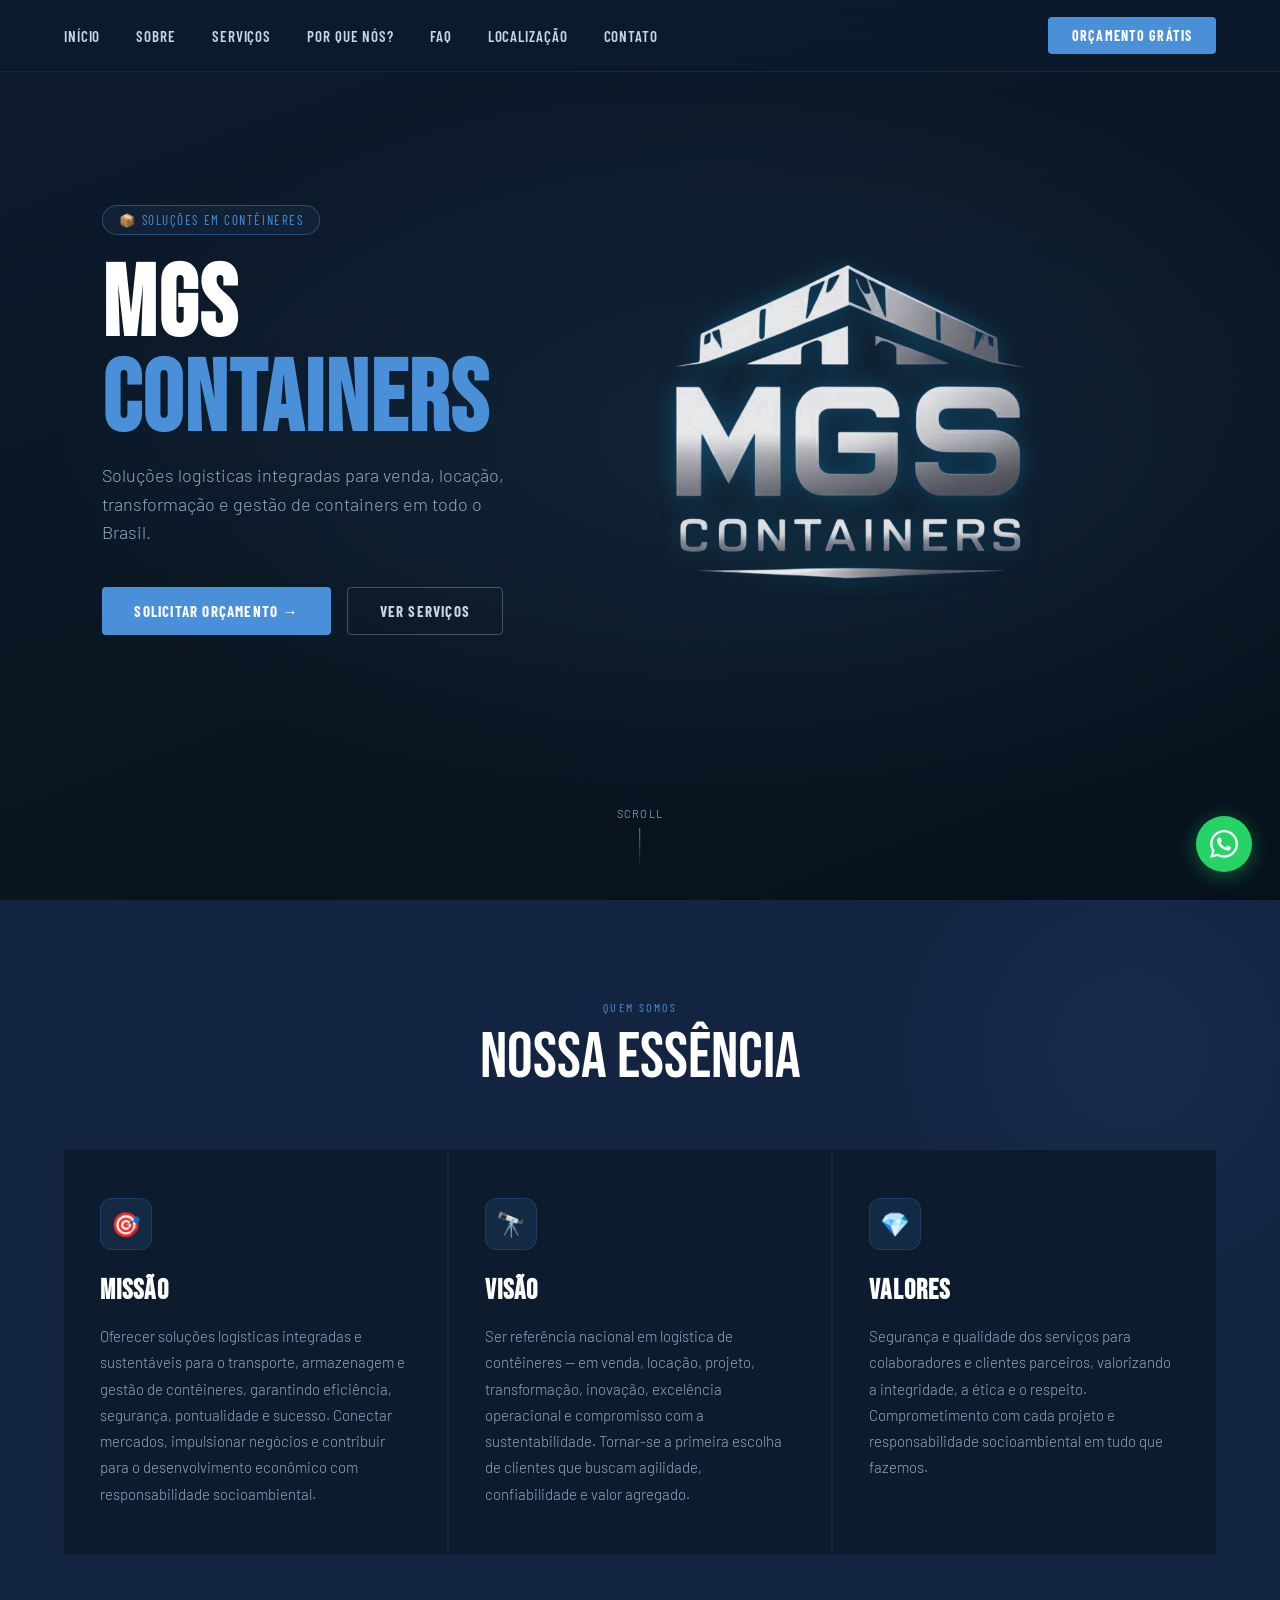
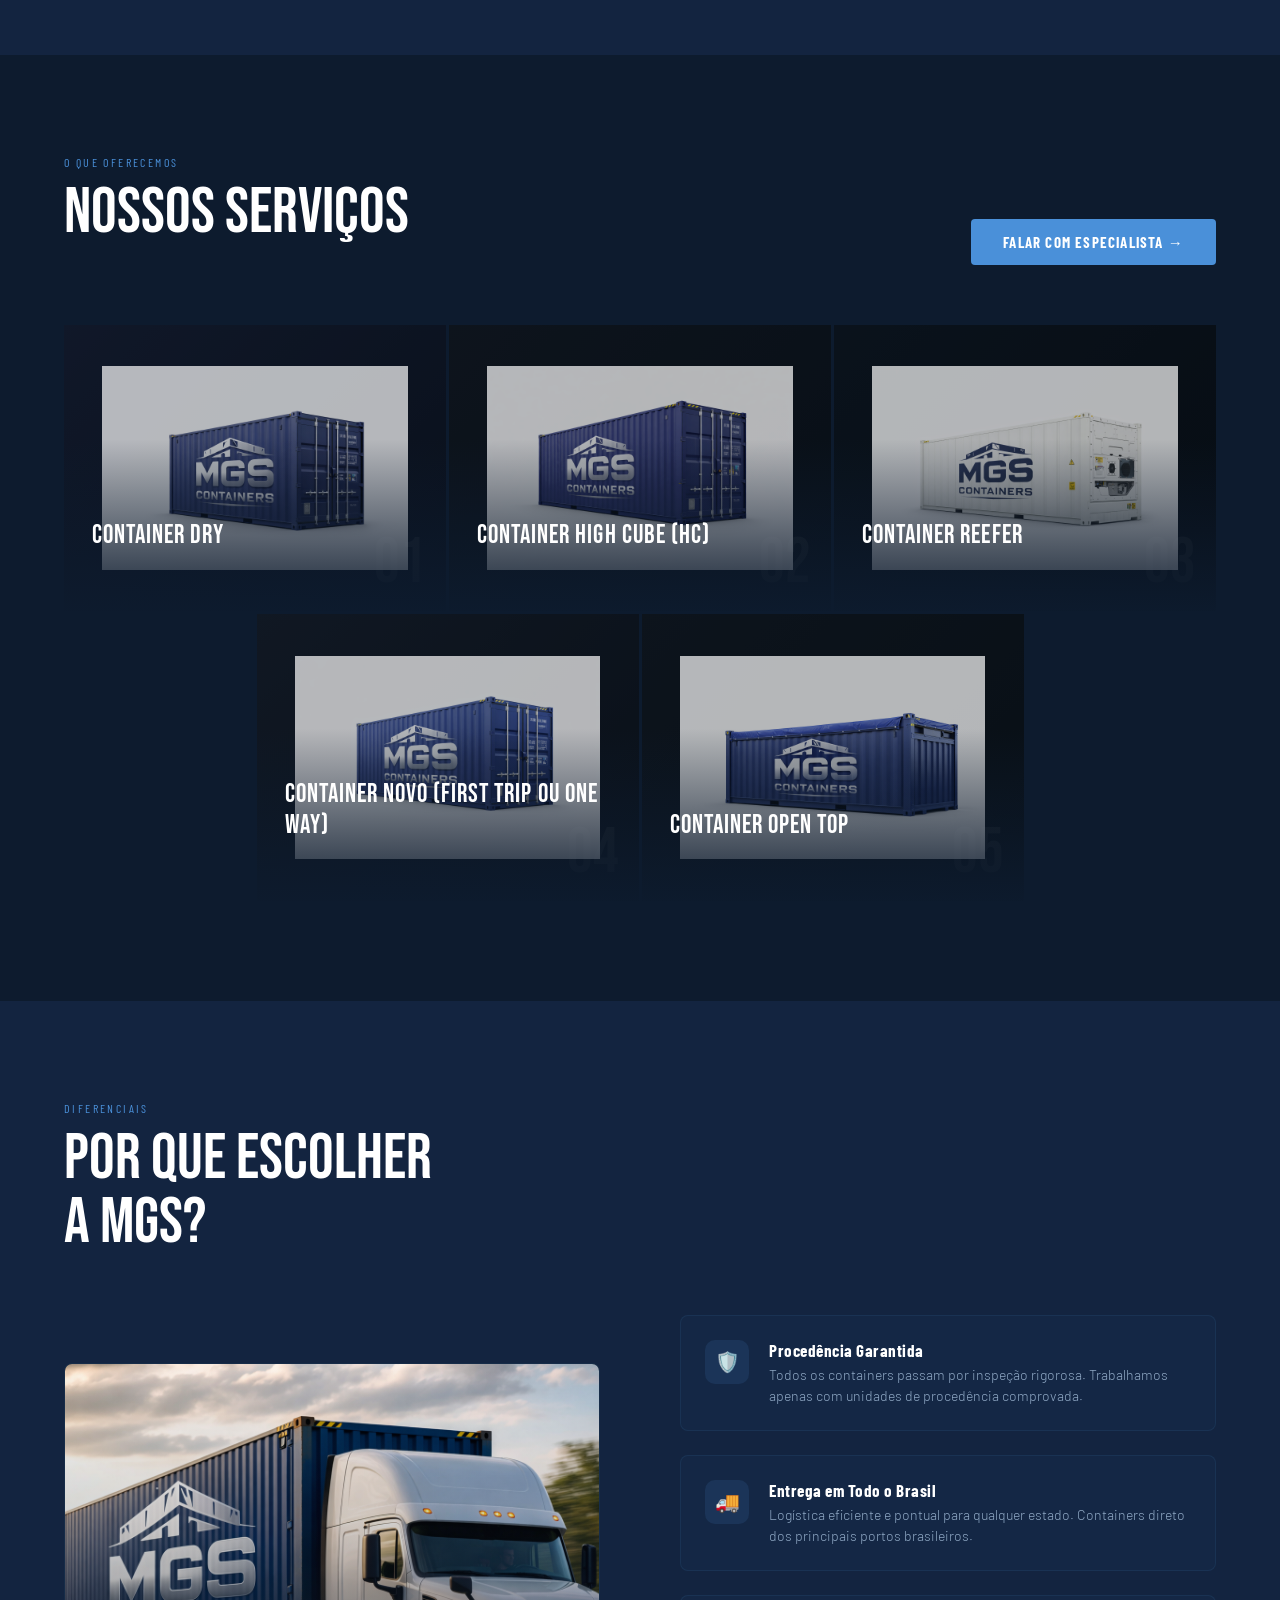
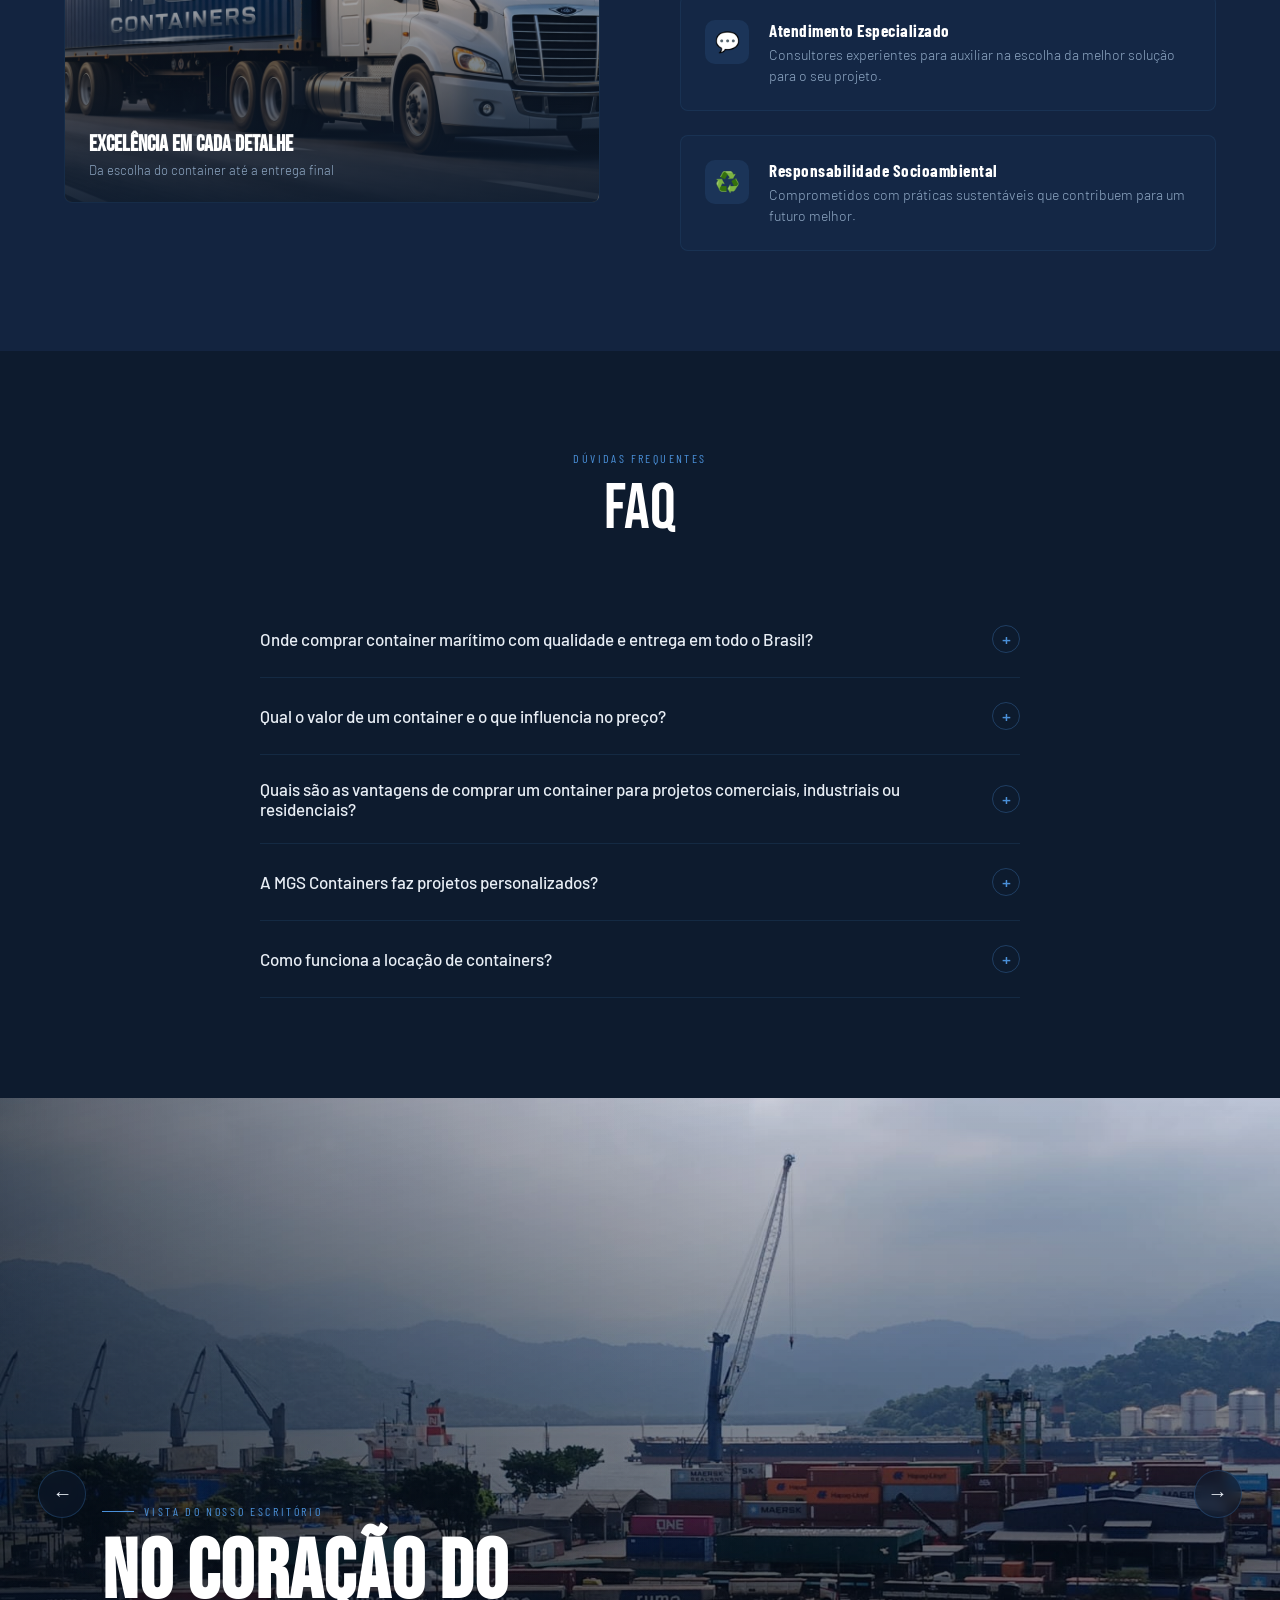
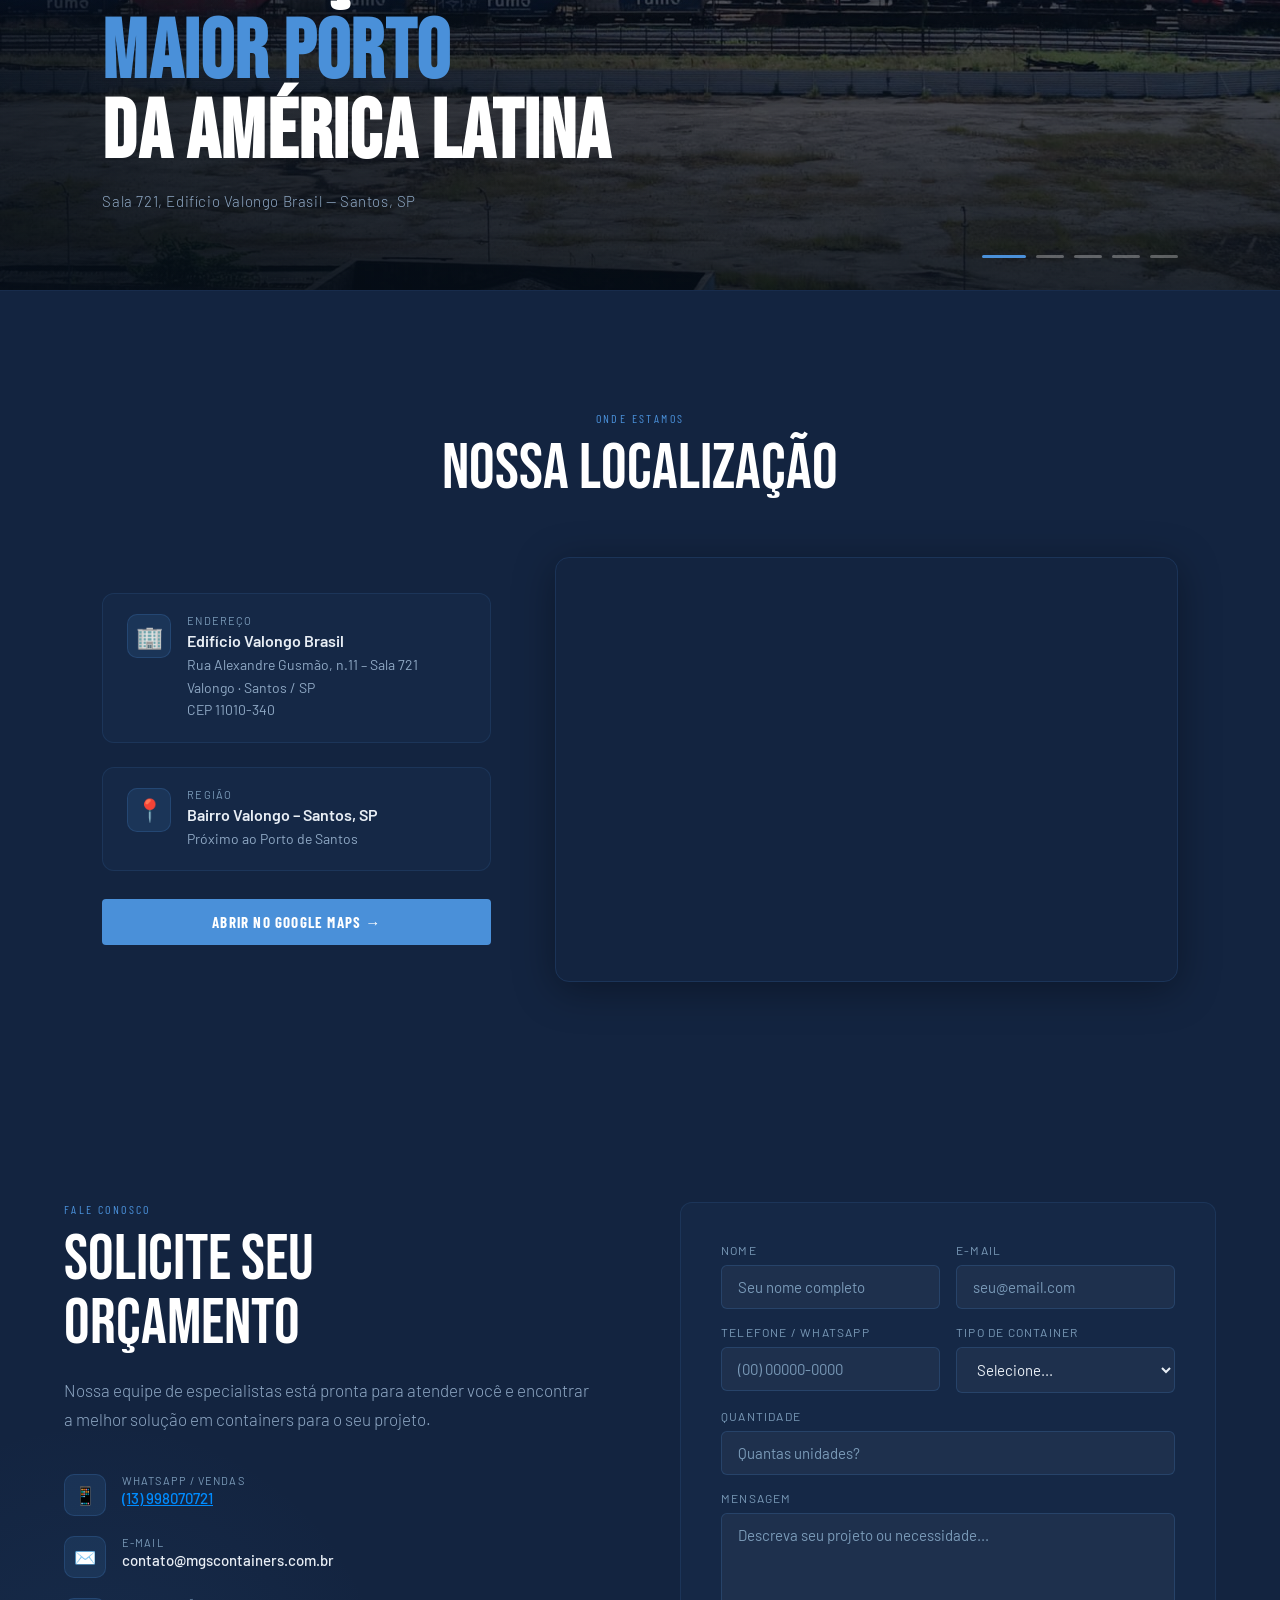
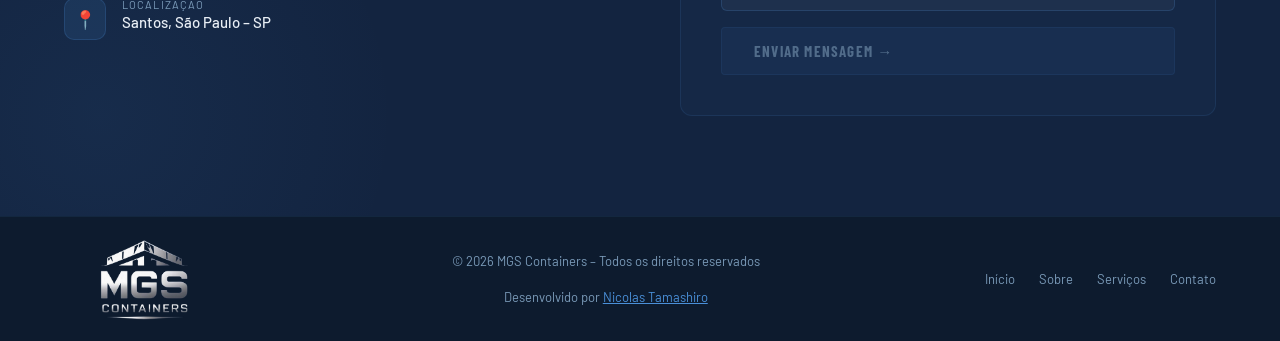
<file: index.html>
<!DOCTYPE html>
<html lang="pt-BR">
<head>
  <meta charset="UTF-8">
  <meta name="viewport" content="width=device-width, initial-scale=1.0">
  <link rel="icon" type="image/png" href="https://mgscontainers.com.br/logo mgc.png">
  <title>MGS Containers – Soluções em Contêineres</title>
  <link rel="preconnect" href="https://fonts.googleapis.com">
  <link href="https://fonts.googleapis.com/css2?family=Bebas+Neue&family=Barlow:wght@300;400;500;600;700&family=Barlow+Condensed:wght@400;600;700&display=swap" rel="stylesheet">
  <link rel="stylesheet" href="styles.css">
</head>
<body>

  <!-- ══════════════ MOBILE MENU ══════════════ -->
  <div class="mobile-menu" id="mobileMenu">
    <button class="mobile-close" onclick="closeMobileMenu()">✕</button>
    <a href="#inicio" onclick="closeMobileMenu()">Início</a>
    <a href="#sobre" onclick="closeMobileMenu()">Sobre</a>
    <a href="#servicos" onclick="closeMobileMenu()">Serviços</a>
    <a href="#por-que-nos" onclick="closeMobileMenu()">Por que nós?</a>
    <a href="#faq" onclick="closeMobileMenu()">FAQ</a>
    <a href="#localizacao" onclick="closeMobileMenu()">Localização</a>
    <a href="#contato" onclick="closeMobileMenu()">Contato</a>
  </div>

  <!-- ══════════════ NAV ══════════════ -->
  <nav id="navbar">
    <!-- <a href="#inicio" class="nav-logo">
      <img src="logo mgc.png" alt="MGS Containers">
    </a> -->
    <ul class="nav-links">
      <li><a href="#inicio">Início</a></li>
      <li><a href="#sobre">Sobre</a></li>
      <li><a href="#servicos">Serviços</a></li>
      <li><a href="#por-que-nos">Por que nós?</a></li>
      <li><a href="#faq">FAQ</a></li>
      <li><a href="#localizacao">Localização</a></li>
      <li><a href="#contato">Contato</a></li>
    </ul>
    <a href="#contato" class="nav-cta">Orçamento Grátis</a>
    <button class="hamburger" onclick="toggleMobileMenu()" aria-label="Menu">
      <span></span><span></span><span></span>
    </button>
  </nav>

  <!-- ══════════════ HERO ══════════════ -->
  <section class="hero" id="inicio">
    <div class="hero-bg"></div>
    <div class="hero-content">
      <div class="hero-badge">📦 Soluções em Contêineres</div>
      <h1>MGS<br><span>Containers</span></h1>
      <p class="hero-sub">Soluções logísticas integradas para venda, locação, transformação e gestão de containers em todo o Brasil.</p>
      <div class="hero-actions">
        <a href="#contato" class="btn-primary">Solicitar Orçamento →</a>
        <a href="#servicos" class="btn-outline">Ver Serviços</a>
      </div>
    </div>

    <div class="hero-stats">
      <!-- <div class="stat">
        <div class="stat-number">10<span>+</span></div>
        <div class="stat-label">Anos de Mercado</div>
      </div>
      <div class="stat">
        <div class="stat-number">500<span>+</span></div>
        <div class="stat-label">Projetos Entregues</div>
      </div>
      <div class="stat">
        <div class="stat-number">100<span>%</span></div>
        <div class="stat-label">Satisfação</div>
      </div> -->

      <img src="logo mgc.png" alt="Logo da empresa">
    </div>

    <div class="scroll-indicator">Scroll</div>
  </section>

  <!-- ══════════════ MISSÃO / VISÃO / VALORES ══════════════ -->
  <section class="mvv" id="sobre">
    <div style="text-align: center;">
      <div class="section-label reveal">Quem Somos</div>
      <div class="section-title reveal">Nossa Essência</div>
    </div>
    <div class="mvv-grid reveal">
      <div class="mvv-card">
        <div class="mvv-icon">🎯</div>
        <h3>Missão</h3>
        <p>Oferecer soluções logísticas integradas e sustentáveis para o transporte, armazenagem e gestão de contêineres, garantindo eficiência, segurança, pontualidade e sucesso. Conectar mercados, impulsionar negócios e contribuir para o desenvolvimento econômico com responsabilidade socioambiental.</p>
      </div>
      <div class="mvv-card">
        <div class="mvv-icon">🔭</div>
        <h3>Visão</h3>
        <p>Ser referência nacional em logística de contêineres — em venda, locação, projeto, transformação, inovação, excelência operacional e compromisso com a sustentabilidade. Tornar-se a primeira escolha de clientes que buscam agilidade, confiabilidade e valor agregado.</p>
      </div>
      <div class="mvv-card">
        <div class="mvv-icon">💎</div>
        <h3>Valores</h3>
        <p>Segurança e qualidade dos serviços para colaboradores e clientes parceiros, valorizando a integridade, a ética e o respeito. Comprometimento com cada projeto e responsabilidade socioambiental em tudo que fazemos.</p>
      </div>
    </div>
  </section>

  <!-- ══════════════ SERVIÇOS ══════════════ -->
  <section class="services" id="servicos">
    <div class="services-header">
      <div>
        <div class="section-label reveal">O que oferecemos</div>
        <div class="section-title reveal">Nossos Serviços</div>
      </div>
      <a href="#contato" class="btn-primary reveal">Falar com especialista →</a>
    </div>

    <div class="services-grid reveal">
      <div class="service-card s1" onclick="window.location='dry.html'" style="cursor:pointer;">
        <div class="card-bg"></div>
        <div class="icon-overlay"><img src="container dry.png" alt="imagem do container"></div>
        <span class="card-tag">Seco / Dry</span>
        <div class="card-number">01</div>
        <div class="card-overlay">
          <div class="card-title">Container Dry</div>
          <div class="card-desc">O modelo mais versátil do mercado. Destinado à carga seca, disponível em 20 e 40 pés, com ótima relação custo-benefício para estoque e transporte rodoviário, marítimo e ferroviário.</div>
          <a href="#contato" class="card-link">Ver mais →</a>
        </div>
      </div>

      <div class="service-card s2" onclick="window.location='hc.html'" style="cursor:pointer;">
        <div class="card-bg"></div>
        <div class="icon-overlay"><img src="high cube.png" alt="imagem do container"></div>
        <span class="card-tag">High Cube</span>
        <div class="card-number">02</div>
        <div class="card-overlay">
          <div class="card-title">Container High Cube (HC)</div>
          <div class="card-desc">Container High Cube com 30cm de altura extra. Perfeito para projetos com espaço vertical ampliado — escritórios, lojas, stands e estruturas que exigem pé-direito maior.</div>
          <a href="#contato" class="card-link">Ver mais →</a>
        </div>
      </div>

      <div class="service-card s3" onclick="window.location='reefer.html'" style="cursor:pointer;">
        <div class="card-bg"></div>
        <div class="icon-overlay"><img src="reefer.png" alt="imagem do container"></div>
        <span class="card-tag">Refrigerado</span>
        <div class="card-number">03</div>
        <div class="card-overlay">
          <div class="card-title">Container Reefer</div>
          <div class="card-desc">Refrigeração integrada com controle preciso de temperatura entre -25°C e +25°C. Ideal para alimentos, farmacêuticos, vacinas, flores e cargas sensíveis à temperatura.</div>
          <a href="#contato" class="card-link">Ver mais →</a>
        </div>
      </div>

      <div class="service-card s4" onclick="window.location='novo.html'" style="cursor:pointer;">
        <div class="card-bg"></div>
        <div class="icon-overlay"><img src="novo.png" alt="imagem do container"></div>
        <span class="card-tag">One way</span>
        <div class="card-number">04</div>
        <div class="card-overlay">
          <div class="card-title">Container Novo (First Trip ou one way)</div>
          <div class="card-desc">Solução ONE WAY: compre sem obrigação de devolução. Flexibilidade, sustentabilidade e redução de custos logísticos para quem transporta cargas de forma eficiente.</div>
          <a href="#contato" class="card-link">Ver mais →</a>
        </div>
      </div>

      <div class="service-card s5" onclick="window.location='open.html'" style="cursor:pointer;">
        <div class="card-bg"></div>
        <div class="icon-overlay"><img src="open top.png" alt="imagem do container"></div>
        <span class="card-tag">Open Top</span>
        <div class="card-number">05</div>
        <div class="card-overlay">
          <div class="card-title">Container Open Top</div>
          <div class="card-desc">Sem teto rígido, com lona removível para carregamento vertical por guindastes. Ideal para maquinários, madeira e cargas que excedem a altura padrão. Disponível em 20 e 40 pés.</div>
          <a href="#contato" class="card-link">Ver mais →</a>
        </div>
      </div>

      
    </div>
  </section>

  <!-- ══════════════ POR QUE NÓS ══════════════ -->
  <section class="why" id="por-que-nos">
    <div class="section-label reveal">Diferenciais</div>
    <div class="section-title reveal">Por que escolher<br>a MGS?</div>

    <div class="why-grid">
      <div class="why-visual reveal">
        <div class="why-box main">
          <img src="caminhao_mgc.png" alt="Container MGS">
          <div class="why-box-caption">
            <h4>Excelência em cada detalhe</h4>
            <p>Da escolha do container até a entrega final</p>
          </div>
        </div>
        
      </div>

      <div class="why-features reveal">
        <div class="why-feature">
          <div class="feature-icon">🛡️</div>
          <div class="feature-body">
            <h4>Procedência Garantida</h4>
            <p>Todos os containers passam por inspeção rigorosa. Trabalhamos apenas com unidades de procedência comprovada.</p>
          </div>
        </div>
        <div class="why-feature">
          <div class="feature-icon">🚚</div>
          <div class="feature-body">
            <h4>Entrega em Todo o Brasil</h4>
            <p>Logística eficiente e pontual para qualquer estado. Containers direto dos principais portos brasileiros.</p>
          </div>
        </div>
        <div class="why-feature">
          <div class="feature-icon">💬</div>
          <div class="feature-body">
            <h4>Atendimento Especializado</h4>
            <p>Consultores experientes para auxiliar na escolha da melhor solução para o seu projeto.</p>
          </div>
        </div>
        <div class="why-feature">
          <div class="feature-icon">♻️</div>
          <div class="feature-body">
            <h4>Responsabilidade Socioambiental</h4>
            <p>Comprometidos com práticas sustentáveis que contribuem para um futuro melhor.</p>
          </div>
        </div>
      </div>
    </div>
  </section>

  <!-- ══════════════ FAQ ══════════════ -->
  <section class="faq" id="faq">
    <div style="text-align: center;">
      <div class="section-label reveal">Dúvidas Frequentes</div>
      <div class="section-title reveal">FAQ</div>
    </div>

    <div class="faq-inner reveal">
      <div class="faq-item">
        <button class="faq-question" onclick="toggleFaq(this)">
          Onde comprar container marítimo com qualidade e entrega em todo o Brasil?
          <span class="faq-icon">+</span>
        </button>
        <div class="faq-answer">A MGS Containers oferece containers marítimos usados e novos com entrega em todo o território nacional, direto dos principais portos do Brasil. Nossa equipe garante procedência, qualidade e pontualidade na entrega.</div>
      </div>

      <div class="faq-item">
        <button class="faq-question" onclick="toggleFaq(this)">
          Qual o valor de um container e o que influencia no preço?
          <span class="faq-icon">+</span>
        </button>
        <div class="faq-answer">O preço de um container varia de acordo com o tipo (usado ou novo), tamanho (20 ou 40 pés), estado de conservação, localização de entrega e eventuais modificações solicitadas. Entre em contato para um orçamento personalizado sem compromisso.</div>
      </div>

      <div class="faq-item">
        <button class="faq-question" onclick="toggleFaq(this)">
          Quais são as vantagens de comprar um container para projetos comerciais, industriais ou residenciais?
          <span class="faq-icon">+</span>
        </button>
        <div class="faq-answer">Os containers oferecem resistência estrutural, rapidez na montagem, custo reduzido em comparação com construções convencionais, sustentabilidade e modularidade. São ideais para lojas, escritórios, residências, depósitos e muito mais.</div>
      </div>

      <div class="faq-item">
        <button class="faq-question" onclick="toggleFaq(this)">
          A MGS Containers faz projetos personalizados?
          <span class="faq-icon">+</span>
        </button>
        <div class="faq-answer">Sim! Desenvolvemos projetos completos em container: casas, escritórios, lanchonetes, lojas, módulos habitacionais e muito mais. Nossa equipe acompanha todo o processo desde o projeto até a entrega final.</div>
      </div>

      <div class="faq-item">
        <button class="faq-question" onclick="toggleFaq(this)">
          Como funciona a locação de containers?
          <span class="faq-icon">+</span>
        </button>
        <div class="faq-answer">Oferecemos opções de locação para atender a necessidades temporárias ou de longo prazo. Entre em contato com nossa equipe para saber sobre disponibilidade, prazos e condições de aluguel.</div>
      </div>
    </div>
  </section>


  <!-- ══════════════ FOTOS / SLIDER ══════════════ -->
  <section class="porto-slider" id="porto">
    <div class="slider-track">
      <div class="slide active" style="background-image: url('porto1.jpeg');"></div>
      <div class="slide" style="background-image: url('porto2.jpeg');"></div>
      <div class="slide" style="background-image: url('porto3.jpeg');"></div>
      <div class="slide" style="background-image: url('porto4.jpeg');"></div>
      <div class="slide" style="background-image: url('porto5.jpeg');"></div>
    </div>
 
    <div class="slider-overlay">
      <div class="slider-text">
        <div class="slider-eyebrow">Vista do nosso escritório</div>
        <h2 class="slider-headline">No coração do<br><span>maior porto</span><br>da América Latina</h2>
        <p class="slider-sub">Sala 721, Edifício Valongo Brasil — Santos, SP</p>
      </div>
    </div>
 
    <div class="slider-dots">
      <button class="dot active" onclick="goToSlide(0)" aria-label="Foto 1"></button>
      <button class="dot" onclick="goToSlide(1)" aria-label="Foto 2"></button>
      <button class="dot" onclick="goToSlide(2)" aria-label="Foto 3"></button>
      <button class="dot" onclick="goToSlide(3)" aria-label="Foto 4"></button>
      <button class="dot" onclick="goToSlide(4)" aria-label="Foto 5"></button>
    </div>
 
    <button class="slider-arrow prev" onclick="prevSlide()" aria-label="Anterior">&#8592;</button>
    <button class="slider-arrow next" onclick="nextSlide()" aria-label="Próxima">&#8594;</button>
  </section>

  <!-- ══════════════ LOCALIZAÇÃO ══════════════ -->
  <section class="localizacao" id="localizacao">
    <div style="text-align: center;">
      <div class="section-label reveal">Onde Estamos</div>
      <div class="section-title reveal">Nossa Localização</div>
    </div>
 
    <div class="localizacao-grid reveal">
      <div class="localizacao-info">
        <div class="loc-card">
          <div class="loc-icon">🏢</div>
          <div>
            <div class="loc-label">Endereço</div>
            <div class="loc-value">Edifício Valongo Brasil</div>
            <div class="loc-sub">Rua Alexandre Gusmão, n.11 – Sala 721</div>
            <div class="loc-sub">Valongo · Santos / SP</div>
            <div class="loc-sub">CEP 11010-340</div>
          </div>
        </div>
        <div class="loc-card">
          <div class="loc-icon">📍</div>
          <div>
            <div class="loc-label">Região</div>
            <div class="loc-value">Bairro Valongo – Santos, SP</div>
            <div class="loc-sub">Próximo ao Porto de Santos</div>
          </div>
        </div>
        <a
          href="https://maps.google.com/?q=Rua+Alexandre+Gusmão,+11,+Valongo,+Santos+SP"
          target="_blank"
          class="btn-primary loc-btn"
        >
          Abrir no Google Maps →
        </a>
      </div>
 
      <div class="localizacao-map">
        <iframe
          src="https://www.google.com/maps/embed?pb=!1m18!1m12!1m3!1d3646.838544880083!2d-46.34038212377755!3d-23.93077067526932!2m3!1f0!2f0!3f0!3m2!1i1024!2i768!4f13.1!3m3!1m2!1s0x94ce049a17c9d287%3A0xdbbe2f7a76239e0a!2sR.%20Alexandre%20Gusm%C3%A3o%2C%2011%20-%20Valongo%2C%20Santos%20-%20SP%2C%2011010-340!5e0!3m2!1sen!2sbr!4v1774007573261!5m2!1sen!2sbr"
          width="100%" height="420"
          style="border:0; border-radius: 12px;"
          allowfullscreen=""
          loading="lazy"
          referrerpolicy="no-referrer-when-downgrade"
          title="Localização MGS Containers"
        ></iframe>
      </div>
    </div>
  </section>

  <!-- ══════════════ CONTATO ══════════════ -->
  <section class="contact" id="contato">
    <div class="contact-grid">
      <div class="contact-info reveal">
        <div class="section-label">Fale Conosco</div>
        <div class="section-title">Solicite seu<br>Orçamento</div>
        <p>Nossa equipe de especialistas está pronta para atender você e encontrar a melhor solução em containers para o seu projeto.</p>
        <div class="contact-details">
          <div class="contact-detail">
            <div class="detail-icon">📱</div>
            <div>
              <div class="detail-label">WhatsApp / Vendas</div>
              <div class="detail-value"><a href="https://wa.me/5513998070721" class="link-whats">(13) 998070721</a></div>
            </div>
          </div>
          <div class="contact-detail">
            <div class="detail-icon">✉️</div>
            <div>
              <div class="detail-label">E-mail</div>
              <div class="detail-value">contato@mgscontainers.com.br</div>
            </div>
          </div>
          <div class="contact-detail">
            <div class="detail-icon">📍</div>
            <div>
              <div class="detail-label">Localização</div>
              <div class="detail-value">Santos, São Paulo – SP</div>
            </div>
          </div>
        </div>
      </div>

      <div class="contact-form reveal">
  <form action="https://formsubmit.co/contato@mgscontainers.com.br" method="POST">
    
    <!-- Configurações do FormSubmit -->
    <input type="hidden" name="_subject" value="Novo contato pelo site!">
    <input type="hidden" name="_template" value="table">
    <input type="hidden" name="_captcha" value="true">
    <input type="hidden" name="_next" value="https://nictamashiro.github.io/Obrigado-MGS/">

    <div class="form-row">
      <div class="form-group">
        <label>Nome</label>
        <input type="text" placeholder="Seu nome completo" name="nome" required>
      </div>
      <div class="form-group">
        <label>E-mail</label>
        <input type="email" placeholder="seu@email.com" name="email" required>
      </div>
    </div>

    <div class="form-row">
      <div class="form-group">
        <label>Telefone / WhatsApp</label>
        <input type="tel" placeholder="(00) 00000-0000" name="telefone">
      </div>
      <div class="form-group">
        <label>Tipo de Container</label>
        <select name="tipo_container">
          <option value="">Selecione...</option>
          <option>Container Usado</option>
          <option>Container Novo</option>
          <option>Container Reefer</option>
          <option>Container Modular</option>
          <option>Projeto em Container</option>
          <option>Módulo Habitacional</option>
        </select>
      </div>
    </div>

    <div class="form-group">
      <label>Quantidade</label>
      <input type="number" placeholder="Quantas unidades?" name="quantidade">
    </div>

    <div class="form-group">
      <label>Mensagem</label>
      <textarea rows="4" placeholder="Descreva seu projeto ou necessidade..." name="mensagem"></textarea>
    </div>

    <button type="submit" class="btn-primary form-submit">Enviar Mensagem →</button>
  </form>
</div>
    </div>
  </section>

  <!-- ══════════════ FOOTER ══════════════ -->
  <footer>
    <img src="logo mgc.png" alt="MGS Containers" class="logo__footer">
    <div class="container_direito_Dev">
      <p>© 2026 MGS Containers – Todos os direitos reservados</p>
      <p>Desenvolvido por <a href="https://www.linkedin.com/in/nicolas-tamashiro-1147992bb/" class="link__nicolas">Nicolas Tamashiro</a></p>
    </div>
    <div class="footer-links">
      <a href="#inicio">Início</a>
      <a href="#sobre">Sobre</a>
      <a href="#servicos">Serviços</a>
      <a href="#contato">Contato</a>
    </div>
  </footer>

  <!-- WHATSAPP FLUTUANTE -->
  <a href="https://wa.me/5513998070721" target="_blank" class="wa-float" title="Fale pelo WhatsApp">
    <svg width="28" height="28" viewBox="0 0 24 24" fill="currentColor">
      <path d="M17.472 14.382c-.297-.149-1.758-.867-2.03-.967-.273-.099-.471-.148-.67.15-.197.297-.767.966-.94 1.164-.173.199-.347.223-.644.075-.297-.15-1.255-.463-2.39-1.475-.883-.788-1.48-1.761-1.653-2.059-.173-.297-.018-.458.13-.606.134-.133.298-.347.446-.52.149-.174.198-.298.298-.497.099-.198.05-.371-.025-.52-.075-.149-.669-1.612-.916-2.207-.242-.579-.487-.5-.669-.51-.173-.008-.371-.01-.57-.01-.198 0-.52.074-.792.372-.272.297-1.04 1.016-1.04 2.479 0 1.462 1.065 2.875 1.213 3.074.149.198 2.096 3.2 5.077 4.487.709.306 1.262.489 1.694.625.712.227 1.36.195 1.871.118.571-.085 1.758-.719 2.006-1.413.248-.694.248-1.289.173-1.413-.074-.124-.272-.198-.57-.347m-5.421 7.403h-.004a9.87 9.87 0 01-5.031-1.378l-.361-.214-3.741.982.998-3.648-.235-.374a9.86 9.86 0 01-1.51-5.26c.001-5.45 4.436-9.884 9.888-9.884 2.64 0 5.122 1.03 6.988 2.898a9.825 9.825 0 012.893 6.994c-.003 5.45-4.437 9.884-9.885 9.884m8.413-18.297A11.815 11.815 0 0012.05 0C5.495 0 .16 5.335.157 11.892c0 2.096.547 4.142 1.588 5.945L.057 24l6.305-1.654a11.882 11.882 0 005.683 1.448h.005c6.554 0 11.89-5.335 11.893-11.893a11.821 11.821 0 00-3.48-8.413z"/>
    </svg>
  </a>

  <script src="script.js"></script>
</body>
</html>
</file>
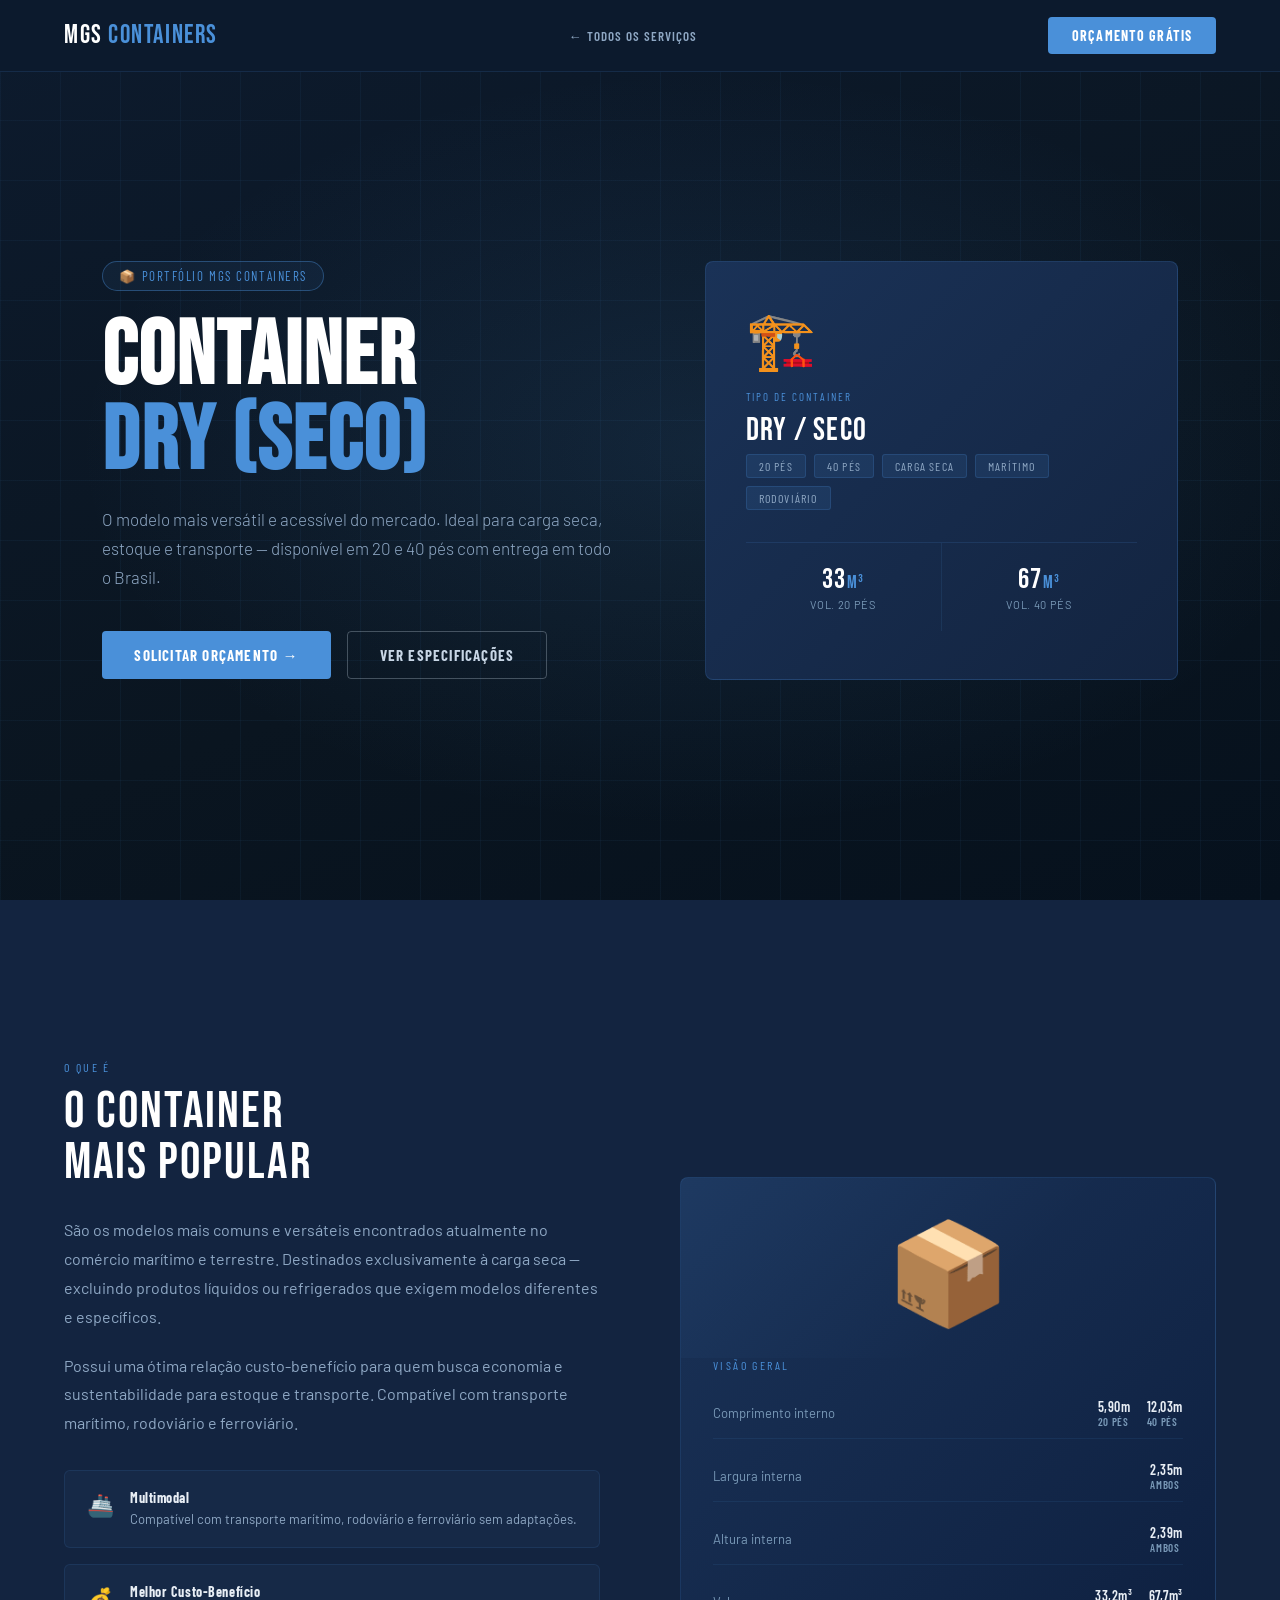
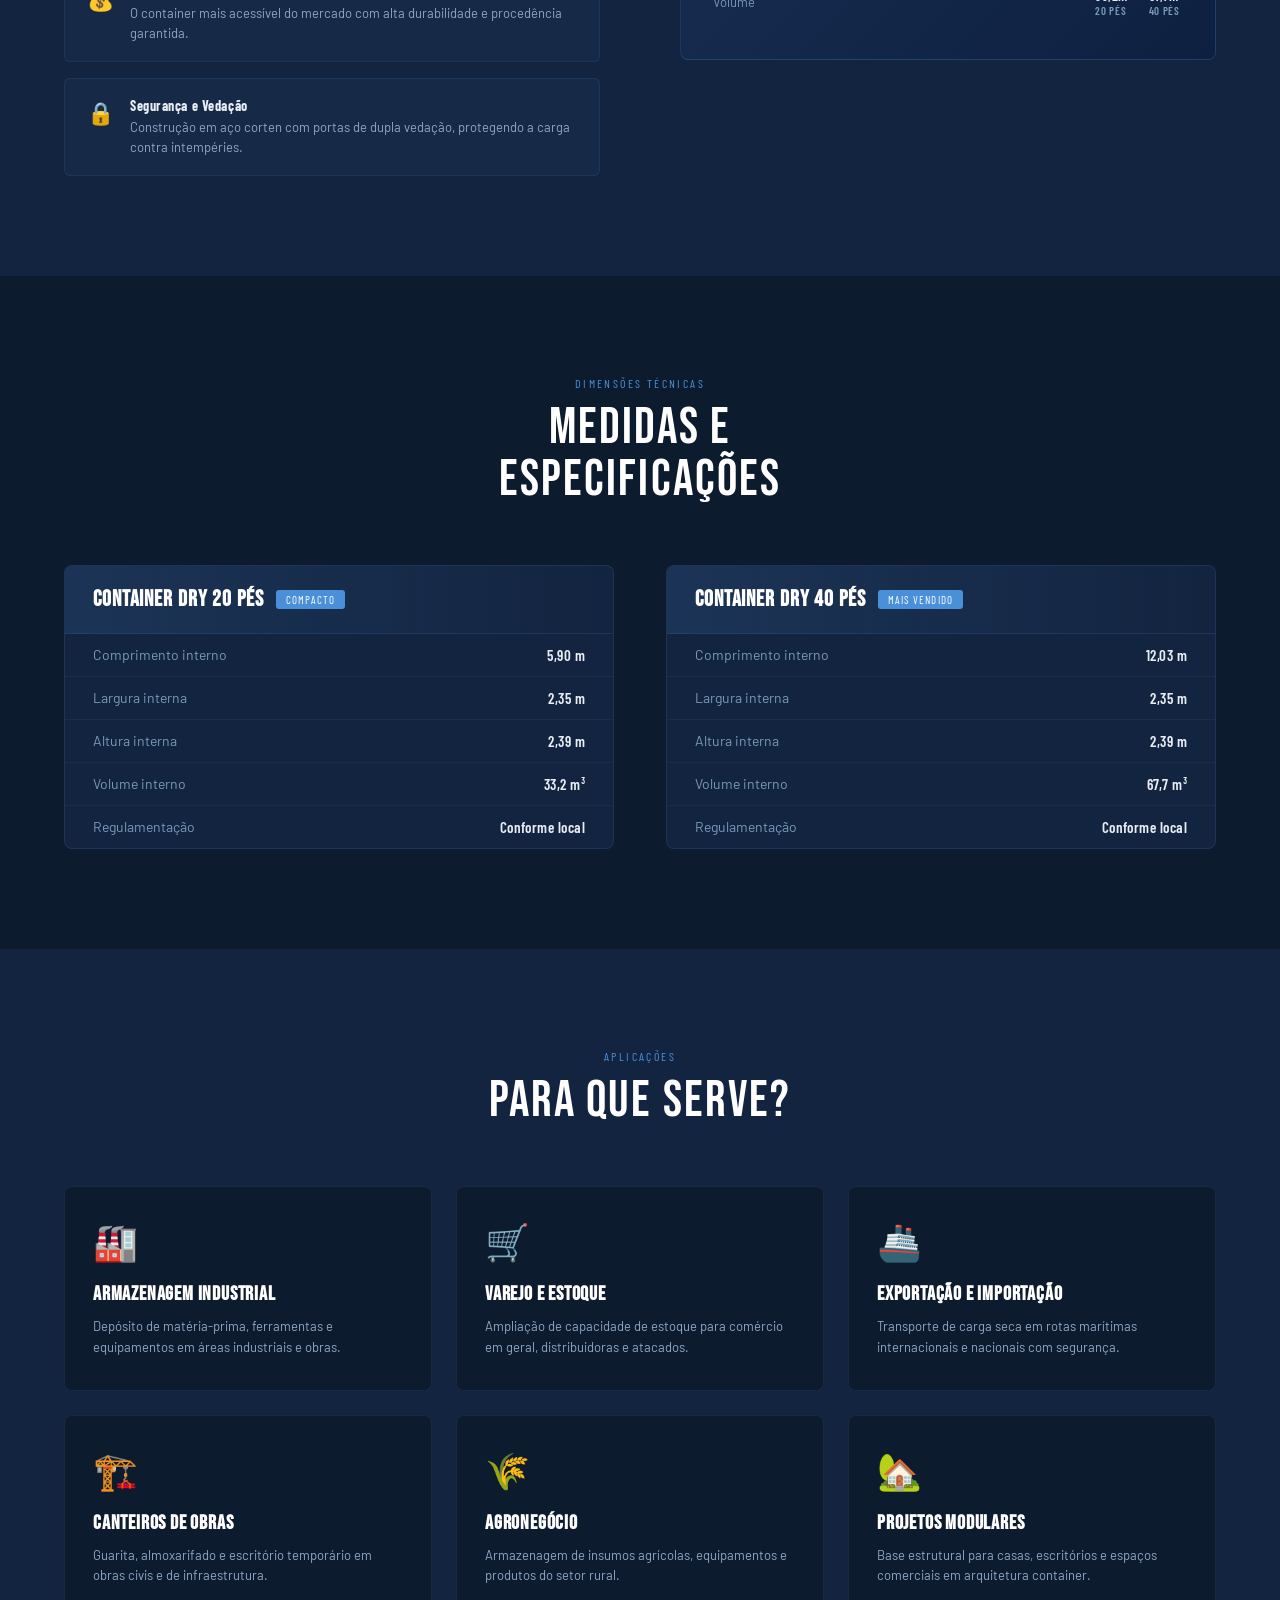
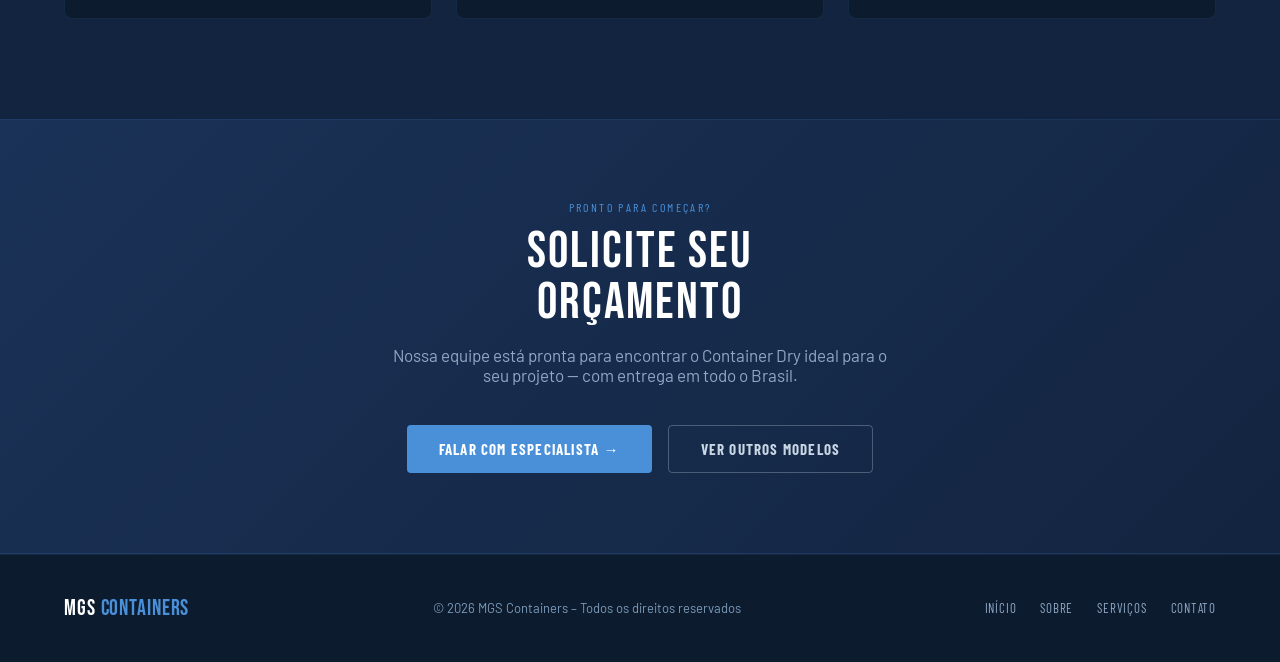
<file: dry.html>
<!DOCTYPE html>
<html lang="pt-BR">
<head>
  <meta charset="UTF-8">
  <meta name="viewport" content="width=device-width, initial-scale=1.0">
  <title>Container Dry (Seco) – MGS Containers</title>
  <link rel="preconnect" href="https://fonts.googleapis.com">
  <link href="https://fonts.googleapis.com/css2?family=Bebas+Neue&family=Barlow:wght@300;400;500;600;700&family=Barlow+Condensed:wght@400;600;700&display=swap" rel="stylesheet">
  <style>
    *, *::before, *::after { box-sizing: border-box; margin: 0; padding: 0; }
    :root {
      --navy: #0d1b2e; --navy-mid: #132440; --navy-light: #1a3257;
      --silver: #c8d6e5; --silver-bright: #e8eef5; --steel: #8fa8c4;
      --accent: #4a90d9; --accent-glow: #4a90d930; --white: #ffffff; --text-muted: #7a9ab8;
    }
    html { scroll-behavior: smooth; }
    body { font-family: 'Barlow', sans-serif; background: var(--navy); color: var(--silver-bright); overflow-x: hidden; }
    ::-webkit-scrollbar { width: 6px; }
    ::-webkit-scrollbar-track { background: var(--navy); }
    ::-webkit-scrollbar-thumb { background: var(--accent); border-radius: 3px; }

    /* NAV */
    nav {
      position: fixed; top: 0; left: 0; right: 0; z-index: 100;
      display: flex; align-items: center; justify-content: space-between;
      padding: 0 5%; height: 72px;
      background: rgba(13,27,46,0.95); backdrop-filter: blur(14px);
      border-bottom: 1px solid rgba(74,144,217,0.15);
    }
    .nav-logo { font-family: 'Bebas Neue', sans-serif; font-size: 26px; color: var(--white); text-decoration: none; letter-spacing: .06em; }
    .nav-logo span { color: var(--accent); }
    .nav-back {
      display: flex; align-items: center; gap: 8px;
      font-family: 'Barlow Condensed', sans-serif; font-size: 13px;
      font-weight: 600; letter-spacing: .08em; text-transform: uppercase;
      color: var(--steel); text-decoration: none; transition: color .25s;
    }
    .nav-back:hover { color: var(--accent); }
    .nav-cta {
      padding: 10px 24px; border-radius: 4px; background: var(--accent); color: var(--white);
      font-family: 'Barlow Condensed', sans-serif; font-weight: 700; font-size: 14px;
      letter-spacing: .08em; text-transform: uppercase; text-decoration: none; transition: all .25s;
    }
    .nav-cta:hover { background: #5aa0e8; box-shadow: 0 0 20px var(--accent-glow); }

    /* HERO */
    .hero {
      min-height: 100vh; display: flex; align-items: center; justify-content: space-between;
      position: relative; overflow: hidden; padding: 120px 8% 80px;
    }
    .hero-bg {
      position: absolute; inset: 0;
      background: radial-gradient(ellipse 70% 60% at 55% 50%, rgba(74,144,217,0.13) 0%, transparent 70%),
                  linear-gradient(160deg, #0d1b2e 0%, #0a1520 60%, #06111d 100%);
    }
    .hero-bg::before {
      content: ''; position: absolute; inset: 0;
      background-image: linear-gradient(rgba(74,144,217,0.06) 1px, transparent 1px),
                        linear-gradient(90deg, rgba(74,144,217,0.06) 1px, transparent 1px);
      background-size: 60px 60px; animation: gridMove 20s linear infinite;
    }
    @keyframes gridMove { 0% { background-position: 0 0; } 100% { background-position: 60px 60px; } }
    @keyframes fadeUp { from { opacity: 0; transform: translateY(28px); } to { opacity: 1; transform: none; } }

    .hero-content { position: relative; z-index: 2; max-width: 660px; animation: fadeUp .8s ease both; }
    .hero-badge {
      display: inline-flex; align-items: center; gap: 8px;
      padding: 6px 16px; border: 1px solid rgba(74,144,217,0.4); border-radius: 20px;
      font-family: 'Barlow Condensed', sans-serif; font-size: 13px; letter-spacing: .12em;
      text-transform: uppercase; color: var(--accent); margin-bottom: 24px;
      background: rgba(74,144,217,0.08);
    }
    .hero h1 {
      font-family: 'Bebas Neue', sans-serif; font-size: clamp(52px, 7vw, 90px);
      line-height: .95; color: var(--white); letter-spacing: .02em; margin-bottom: 20px;
    }
    .hero h1 span { color: var(--accent); }
    .hero-sub { font-size: 17px; font-weight: 300; color: var(--steel); line-height: 1.7; max-width: 520px; margin-bottom: 40px; }
    .hero-actions { display: flex; gap: 16px; flex-wrap: wrap; }
    .btn-primary {
      padding: 14px 32px; border-radius: 4px; background: var(--accent); color: var(--white);
      font-family: 'Barlow Condensed', sans-serif; font-weight: 700; font-size: 15px;
      letter-spacing: .08em; text-transform: uppercase; text-decoration: none;
      transition: all .25s; border: none; cursor: pointer; display: inline-flex; align-items: center; gap: 8px;
    }
    .btn-primary:hover { background: #5aa0e8; transform: translateY(-2px); box-shadow: 0 8px 24px rgba(74,144,217,0.35); }
    .btn-outline {
      padding: 14px 32px; border-radius: 4px; border: 1px solid rgba(200,214,229,0.3);
      color: var(--silver); font-family: 'Barlow Condensed', sans-serif;
      font-weight: 700; font-size: 15px; letter-spacing: .08em; text-transform: uppercase;
      text-decoration: none; transition: all .25s; background: transparent; cursor: pointer;
      display: inline-flex; align-items: center; gap: 8px;
    }
    .btn-outline:hover { border-color: var(--accent); color: var(--white); }

    .hero-visual {
      width: 44%; max-width: 560px; z-index: 2;
      animation: fadeUp .9s .2s ease both;
    }
    .hero-visual-box {
      background: linear-gradient(135deg, var(--navy-light) 0%, var(--navy-mid) 100%);
      border: 1px solid rgba(74,144,217,0.2); border-radius: 8px;
      padding: 48px 40px; display: flex; flex-direction: column; gap: 24px;
    }
    .visual-icon { font-size: 56px; line-height: 1; }
    .visual-label {
      font-family: 'Barlow Condensed', sans-serif; font-size: 11px;
      letter-spacing: .18em; text-transform: uppercase; color: var(--accent); margin-bottom: 8px;
    }
    .visual-title { font-family: 'Bebas Neue', sans-serif; font-size: 32px; color: var(--white); letter-spacing: .04em; }
    .visual-tags { display: flex; gap: 8px; flex-wrap: wrap; margin-top: 4px; }
    .tag {
      padding: 4px 12px; border-radius: 3px; background: rgba(74,144,217,0.12);
      border: 1px solid rgba(74,144,217,0.2); font-family: 'Barlow Condensed', sans-serif;
      font-size: 12px; letter-spacing: .1em; text-transform: uppercase; color: var(--steel);
    }
    .hero-stats {
      display: flex; gap: 0; border-top: 1px solid rgba(74,144,217,0.15); margin-top: 8px;
    }
    .h-stat { flex: 1; padding: 20px 0; text-align: center; border-right: 1px solid rgba(74,144,217,0.12); }
    .h-stat:last-child { border-right: none; }
    .h-stat-num { font-family: 'Bebas Neue', sans-serif; font-size: 28px; color: var(--white); letter-spacing: .04em; }
    .h-stat-num span { color: var(--accent); font-size: 18px; }
    .h-stat-label { font-size: 11px; color: var(--text-muted); letter-spacing: .06em; text-transform: uppercase; margin-top: 2px; }

    /* SECTION COMMON */
    section { padding: 100px 5%; }
    .section-label {
      font-family: 'Barlow Condensed', sans-serif; font-size: 12px;
      letter-spacing: .2em; text-transform: uppercase; color: var(--accent); margin-bottom: 12px;
    }
    .section-title { font-family: 'Bebas Neue', sans-serif; font-size: clamp(36px, 4vw, 56px); color: var(--white); letter-spacing: .04em; line-height: 1; }

    /* OVERVIEW */
    .overview { background: var(--navy-mid); }
    .overview-grid { display: grid; grid-template-columns: 1fr 1fr; gap: 80px; align-items: center; margin-top: 60px; }
    .overview-text p { font-size: 16px; color: var(--steel); line-height: 1.8; margin-bottom: 20px; }
    .overview-features { display: flex; flex-direction: column; gap: 16px; margin-top: 32px; }
    .feat {
      display: flex; gap: 16px; align-items: flex-start;
      background: rgba(74,144,217,0.05); border: 1px solid rgba(74,144,217,0.12);
      border-radius: 6px; padding: 18px 22px;
    }
    .feat-icon { font-size: 22px; flex-shrink: 0; margin-top: 2px; }
    .feat strong { display: block; color: var(--silver-bright); font-size: 14px; margin-bottom: 4px; font-family: 'Barlow Condensed', sans-serif; letter-spacing: .04em; }
    .feat p { font-size: 13px; color: var(--steel); margin: 0; line-height: 1.5; }
    .overview-card {
      background: linear-gradient(135deg, var(--navy-light) 0%, #0e2040 100%);
      border: 1px solid rgba(74,144,217,0.2); border-radius: 8px;
      overflow: hidden; position: relative;
    }
    .overview-card-top {
      padding: 40px; display: flex; align-items: center; justify-content: center;
      font-size: 100px; line-height: 1;
      background: linear-gradient(135deg, rgba(74,144,217,0.08) 0%, transparent 60%);
    }
    .overview-card-body { padding: 0 32px 32px; }
    .card-specs-mini { display: flex; flex-direction: column; gap: 12px; }
    .spec-row {
      display: flex; justify-content: space-between; align-items: center;
      padding: 10px 0; border-bottom: 1px solid rgba(74,144,217,0.1);
    }
    .spec-row:last-child { border-bottom: none; }
    .spec-key { font-size: 13px; color: var(--text-muted); }
    .spec-vals { display: flex; gap: 16px; }
    .spec-val { font-family: 'Barlow Condensed', sans-serif; font-size: 14px; color: var(--silver-bright); font-weight: 600; letter-spacing: .04em; }
    .spec-val small { font-size: 11px; color: var(--text-muted); display: block; letter-spacing: .06em; text-transform: uppercase; }

    /* SPECS TABLE */
    .specs-section { background: var(--navy); }
    .specs-grid { display: grid; grid-template-columns: 1fr 1fr; gap: 52px; margin-top: 60px; }
    .spec-card {
      background: var(--navy-mid); border: 1px solid rgba(74,144,217,0.15); border-radius: 8px; overflow: hidden;
    }
    .spec-card-header {
      padding: 20px 28px; background: linear-gradient(90deg, rgba(74,144,217,0.15) 0%, transparent 100%);
      border-bottom: 1px solid rgba(74,144,217,0.15);
      display: flex; align-items: center; gap: 12px;
    }
    .spec-card-header h3 { font-family: 'Bebas Neue', sans-serif; font-size: 22px; color: var(--white); letter-spacing: .04em; }
    .spec-card-header .badge {
      padding: 3px 10px; border-radius: 3px; background: var(--accent);
      font-family: 'Barlow Condensed', sans-serif; font-size: 11px; letter-spacing: .1em;
      text-transform: uppercase; color: var(--white);
    }
    .spec-table { width: 100%; border-collapse: collapse; }
    .spec-table td { padding: 12px 28px; font-size: 14px; border-bottom: 1px solid rgba(74,144,217,0.08); }
    .spec-table td:first-child { color: var(--text-muted); }
    .spec-table td:last-child { color: var(--silver-bright); font-weight: 600; text-align: right; font-family: 'Barlow Condensed', sans-serif; font-size: 15px; letter-spacing: .03em; }
    .spec-table tr:last-child td { border-bottom: none; }
    .spec-table tr:hover td { background: rgba(74,144,217,0.04); }

    /* USES */
    .uses-section { background: var(--navy-mid); }
    .uses-grid { display: grid; grid-template-columns: repeat(3, 1fr); gap: 24px; margin-top: 60px; }
    .use-card {
      background: var(--navy); border: 1px solid rgba(74,144,217,0.12); border-radius: 8px;
      padding: 32px 28px; transition: all .3s; cursor: default;
    }
    .use-card:hover { border-color: rgba(74,144,217,0.35); transform: translateY(-4px); box-shadow: 0 12px 32px rgba(0,0,0,0.3); }
    .use-icon { font-size: 36px; margin-bottom: 18px; }
    .use-card h4 { font-family: 'Bebas Neue', sans-serif; font-size: 20px; color: var(--white); letter-spacing: .04em; margin-bottom: 10px; }
    .use-card p { font-size: 13px; color: var(--steel); line-height: 1.6; }

    /* CTA */
    .cta-section {
      background: linear-gradient(135deg, var(--navy-light) 0%, var(--navy-mid) 100%);
      border-top: 1px solid rgba(74,144,217,0.15); border-bottom: 1px solid rgba(74,144,217,0.15);
      padding: 80px 5%; text-align: center;
    }
    .cta-section .section-title { margin: 12px 0 16px; }
    .cta-section p { font-size: 17px; color: var(--steel); margin-bottom: 40px; max-width: 520px; margin-left: auto; margin-right: auto; }
    .cta-actions { display: flex; gap: 16px; justify-content: center; flex-wrap: wrap; }

    /* FOOTER */
    footer {
      background: var(--navy); padding: 40px 5%;
      display: flex; align-items: center; justify-content: space-between; flex-wrap: wrap; gap: 20px;
      border-top: 1px solid rgba(74,144,217,0.1);
    }
    .footer-brand { font-family: 'Bebas Neue', sans-serif; font-size: 22px; color: var(--white); letter-spacing: .04em; }
    .footer-brand span { color: var(--accent); }
    footer p { font-size: 13px; color: var(--text-muted); }
    .footer-links { display: flex; gap: 24px; }
    .footer-links a { font-family: 'Barlow Condensed', sans-serif; font-size: 13px; letter-spacing: .06em; text-transform: uppercase; color: var(--steel); text-decoration: none; transition: color .2s; }
    .footer-links a:hover { color: var(--accent); }

    @media (max-width: 900px) {
      .hero-visual { display: none; }
      .overview-grid, .specs-grid { grid-template-columns: 1fr; }
      .uses-grid { grid-template-columns: repeat(2, 1fr); }
    }
    @media (max-width: 540px) {
      .uses-grid { grid-template-columns: 1fr; }
      footer { flex-direction: column; text-align: center; }
      .footer-links { justify-content: center; }
    }
  </style>
</head>
<body>

  <nav>
    <a href="index.html" class="nav-logo">MGS <span>Containers</span></a>
    <a href="index.html#servicos" class="nav-back">← Todos os Serviços</a>
    <a href="index.html#contato" class="nav-cta">Orçamento Grátis</a>
  </nav>

  <!-- HERO -->
  <section class="hero">
    <div class="hero-bg"></div>
    <div class="hero-content">
      <div class="hero-badge">📦 Portfólio MGS Containers</div>
      <h1>Container<br><span>Dry (Seco)</span></h1>
      <p class="hero-sub">O modelo mais versátil e acessível do mercado. Ideal para carga seca, estoque e transporte — disponível em 20 e 40 pés com entrega em todo o Brasil.</p>
      <div class="hero-actions">
        <a href="index.html#contato" class="btn-primary">Solicitar Orçamento →</a>
        <a href="#specs" class="btn-outline">Ver Especificações</a>
      </div>
    </div>
    <div class="hero-visual">
      <div class="hero-visual-box">
        <div>
          <div class="visual-icon">🏗️</div>
        </div>
        <div>
          <div class="visual-label">Tipo de Container</div>
          <div class="visual-title">Dry / Seco</div>
          <div class="visual-tags">
            <span class="tag">20 pés</span>
            <span class="tag">40 pés</span>
            <span class="tag">Carga Seca</span>
            <span class="tag">Marítimo</span>
            <span class="tag">Rodoviário</span>
          </div>
        </div>
        <div class="hero-stats">
          <div class="h-stat">
            <div class="h-stat-num">33<span>m³</span></div>
            <div class="h-stat-label">Vol. 20 pés</div>
          </div>
          <div class="h-stat">
            <div class="h-stat-num">67<span>m³</span></div>
            <div class="h-stat-label">Vol. 40 pés</div>
          </div>
          <!-- <div class="h-stat">
            <div class="h-stat-num">29<span>t</span></div>
            <div class="h-stat-label">Capacidade</div>
          </div> -->
        </div>
      </div>
    </div>
  </section>

  <!-- OVERVIEW -->
  <section class="overview">
    <div class="overview-grid">
      <div class="overview-text">
        <div class="section-label">O que é</div>
        <div class="section-title" style="margin-bottom:28px">O Container<br>mais popular</div>
        <p>São os modelos mais comuns e versáteis encontrados atualmente no comércio marítimo e terrestre. Destinados exclusivamente à carga seca — excluindo produtos líquidos ou refrigerados que exigem modelos diferentes e específicos.</p>
        <p>Possui uma ótima relação custo-benefício para quem busca economia e sustentabilidade para estoque e transporte. Compatível com transporte marítimo, rodoviário e ferroviário.</p>
        <div class="overview-features">
          <div class="feat"><div class="feat-icon">🚢</div><div><strong>Multimodal</strong><p>Compatível com transporte marítimo, rodoviário e ferroviário sem adaptações.</p></div></div>
          <div class="feat"><div class="feat-icon">💰</div><div><strong>Melhor Custo-Benefício</strong><p>O container mais acessível do mercado com alta durabilidade e procedência garantida.</p></div></div>
          <div class="feat"><div class="feat-icon">🔒</div><div><strong>Segurança e Vedação</strong><p>Construção em aço corten com portas de dupla vedação, protegendo a carga contra intempéries.</p></div></div>
        </div>
      </div>
      <div class="overview-card">
        <div class="overview-card-top">📦</div>
        <div class="overview-card-body">
          <div class="section-label" style="margin-bottom:16px">Visão Geral</div>
          <div class="card-specs-mini">
            <div class="spec-row">
              <span class="spec-key">Comprimento interno</span>
              <div class="spec-vals">
                <div class="spec-val">5,90m <small>20 pés</small></div>
                <div class="spec-val">12,03m <small>40 pés</small></div>
              </div>
            </div>
            <div class="spec-row">
              <span class="spec-key">Largura interna</span>
              <div class="spec-vals"><div class="spec-val">2,35m <small>ambos</small></div></div>
            </div>
            <div class="spec-row">
              <span class="spec-key">Altura interna</span>
              <div class="spec-vals"><div class="spec-val">2,39m <small>ambos</small></div></div>
            </div>
            <div class="spec-row">
              <span class="spec-key">Volume</span>
              <div class="spec-vals">
                <div class="spec-val">33,2m³ <small>20 pés</small></div>
                <div class="spec-val">67,7m³ <small>40 pés</small></div>
              </div>
            </div>
          </div>
        </div>
      </div>
    </div>
  </section>

  <!-- SPECS TABLE -->
  <section class="specs-section" id="specs">
    <div style="text-align:center; margin-bottom:60px">
      <div class="section-label">Dimensões Técnicas</div>
      <div class="section-title">Medidas e<br>Especificações</div>
    </div>
    <div class="specs-grid">
      <div class="spec-card">
        <div class="spec-card-header">
          <h3>Container Dry 20 Pés</h3>
          <span class="badge">Compacto</span>
        </div>
        <table class="spec-table">
          <tr><td>Comprimento interno</td><td>5,90 m</td></tr>
          <tr><td>Largura interna</td><td>2,35 m</td></tr>
          <tr><td>Altura interna</td><td>2,39 m</td></tr>
          <tr><td>Volume interno</td><td>33,2 m³</td></tr>
          <tr><td>Regulamentação</td><td>Conforme local</td></tr>
        </table>
      </div>
      <div class="spec-card">
        <div class="spec-card-header">
          <h3>Container Dry 40 Pés</h3>
          <span class="badge">Mais Vendido</span>
        </div>
        <table class="spec-table">
          <tr><td>Comprimento interno</td><td>12,03 m</td></tr>
          <tr><td>Largura interna</td><td>2,35 m</td></tr>
          <tr><td>Altura interna</td><td>2,39 m</td></tr>
          <tr><td>Volume interno</td><td>67,7 m³</td></tr>
          <tr><td>Regulamentação</td><td>Conforme local</td></tr>
        </table>
      </div>
    </div>
  </section>

  <!-- USES -->
  <section class="uses-section">
    <div style="text-align:center; margin-bottom:0">
      <div class="section-label">Aplicações</div>
      <div class="section-title">Para que serve?</div>
    </div>
    <div class="uses-grid">
      <div class="use-card"><div class="use-icon">🏭</div><h4>Armazenagem Industrial</h4><p>Depósito de matéria-prima, ferramentas e equipamentos em áreas industriais e obras.</p></div>
      <div class="use-card"><div class="use-icon">🛒</div><h4>Varejo e Estoque</h4><p>Ampliação de capacidade de estoque para comércio em geral, distribuidoras e atacados.</p></div>
      <div class="use-card"><div class="use-icon">🚢</div><h4>Exportação e Importação</h4><p>Transporte de carga seca em rotas marítimas internacionais e nacionais com segurança.</p></div>
      <div class="use-card"><div class="use-icon">🏗️</div><h4>Canteiros de Obras</h4><p>Guarita, almoxarifado e escritório temporário em obras civis e de infraestrutura.</p></div>
      <div class="use-card"><div class="use-icon">🌾</div><h4>Agronegócio</h4><p>Armazenagem de insumos agrícolas, equipamentos e produtos do setor rural.</p></div>
      <div class="use-card"><div class="use-icon">🏡</div><h4>Projetos Modulares</h4><p>Base estrutural para casas, escritórios e espaços comerciais em arquitetura container.</p></div>
    </div>
  </section>

  <!-- CTA -->
  <section class="cta-section">
    <div class="section-label">Pronto para começar?</div>
    <div class="section-title">Solicite seu<br>Orçamento</div>
    <p>Nossa equipe está pronta para encontrar o Container Dry ideal para o seu projeto — com entrega em todo o Brasil.</p>
    <div class="cta-actions">
      <a href="index.html#contato" class="btn-primary">Falar com Especialista →</a>
      <a href="index.html#servicos" class="btn-outline">Ver Outros Modelos</a>
    </div>
  </section>

  <footer>
    <div class="footer-brand">MGS <span>Containers</span></div>
    <p>© 2026 MGS Containers – Todos os direitos reservados</p>
    <div class="footer-links">
      <a href="index.html">Início</a>
      <a href="index.html#sobre">Sobre</a>
      <a href="index.html#servicos">Serviços</a>
      <a href="index.html#contato">Contato</a>
    </div>
  </footer>

</body>
</html>
</file>
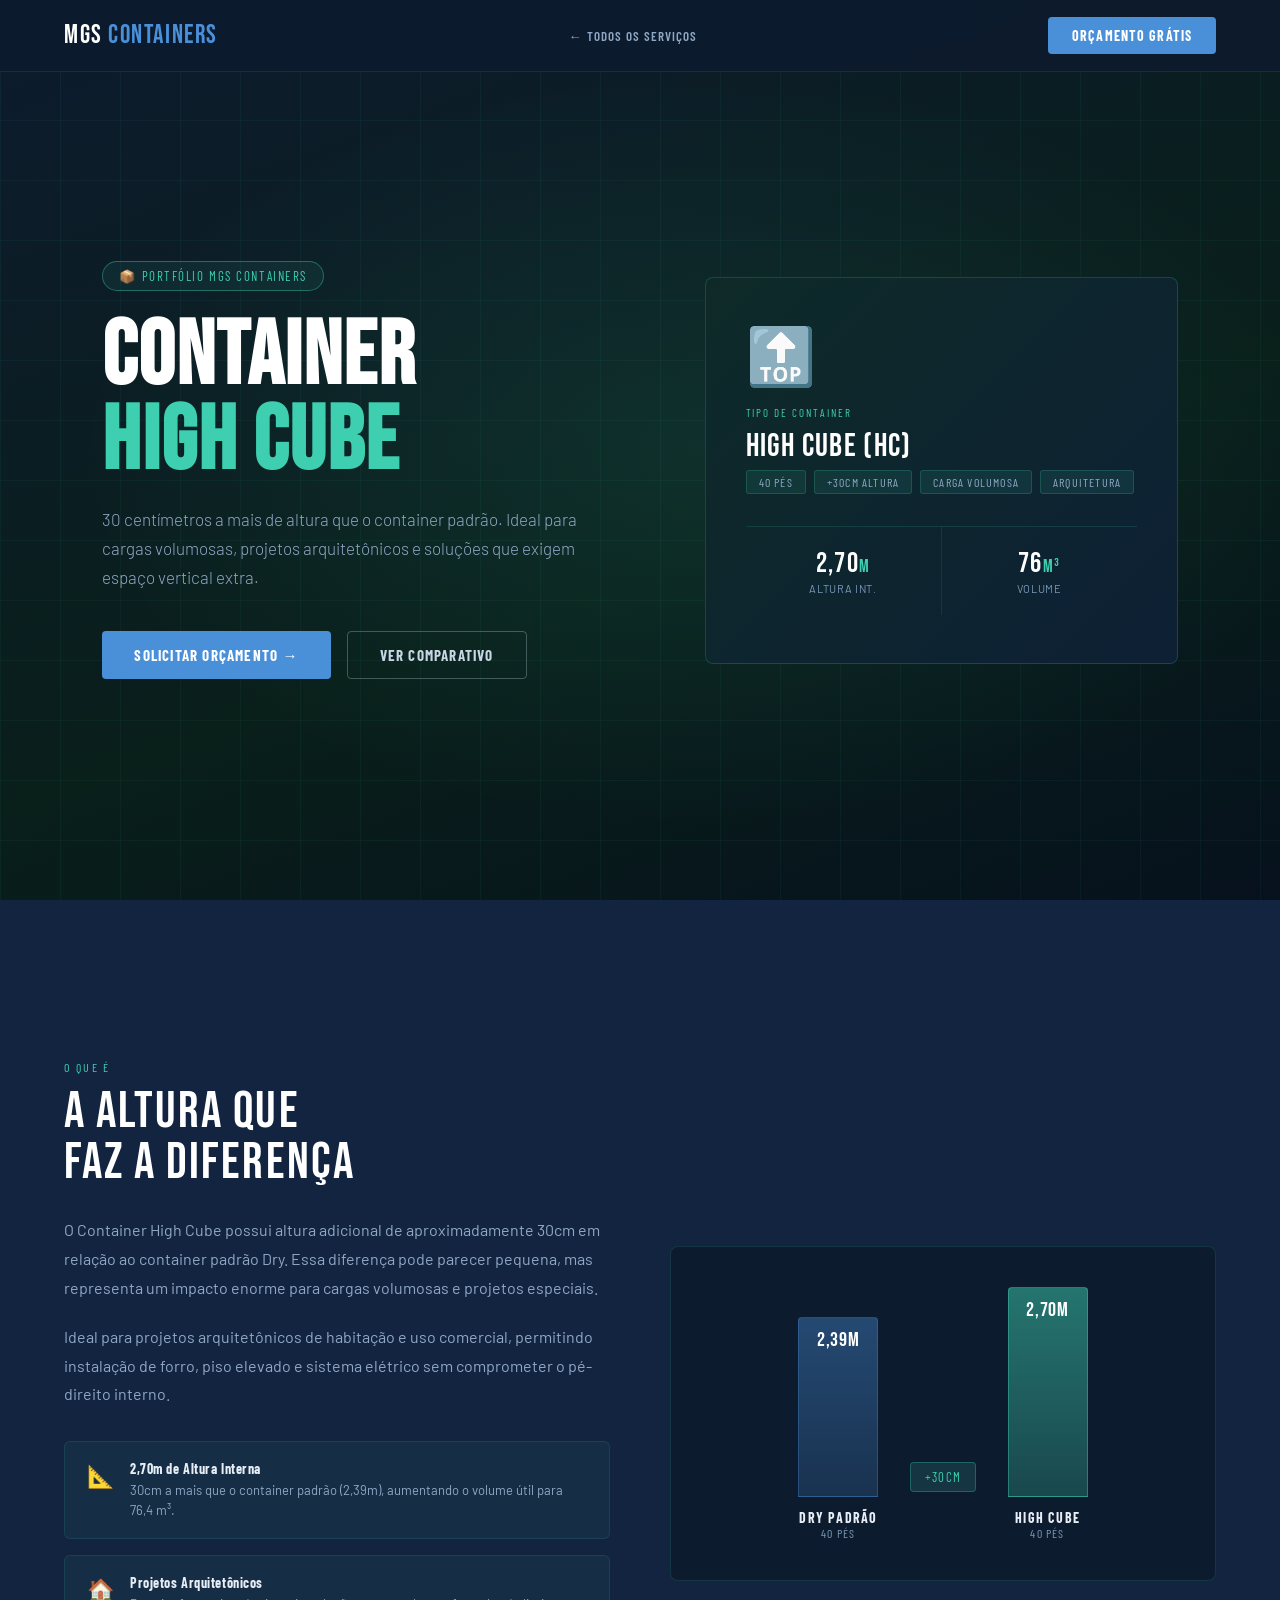
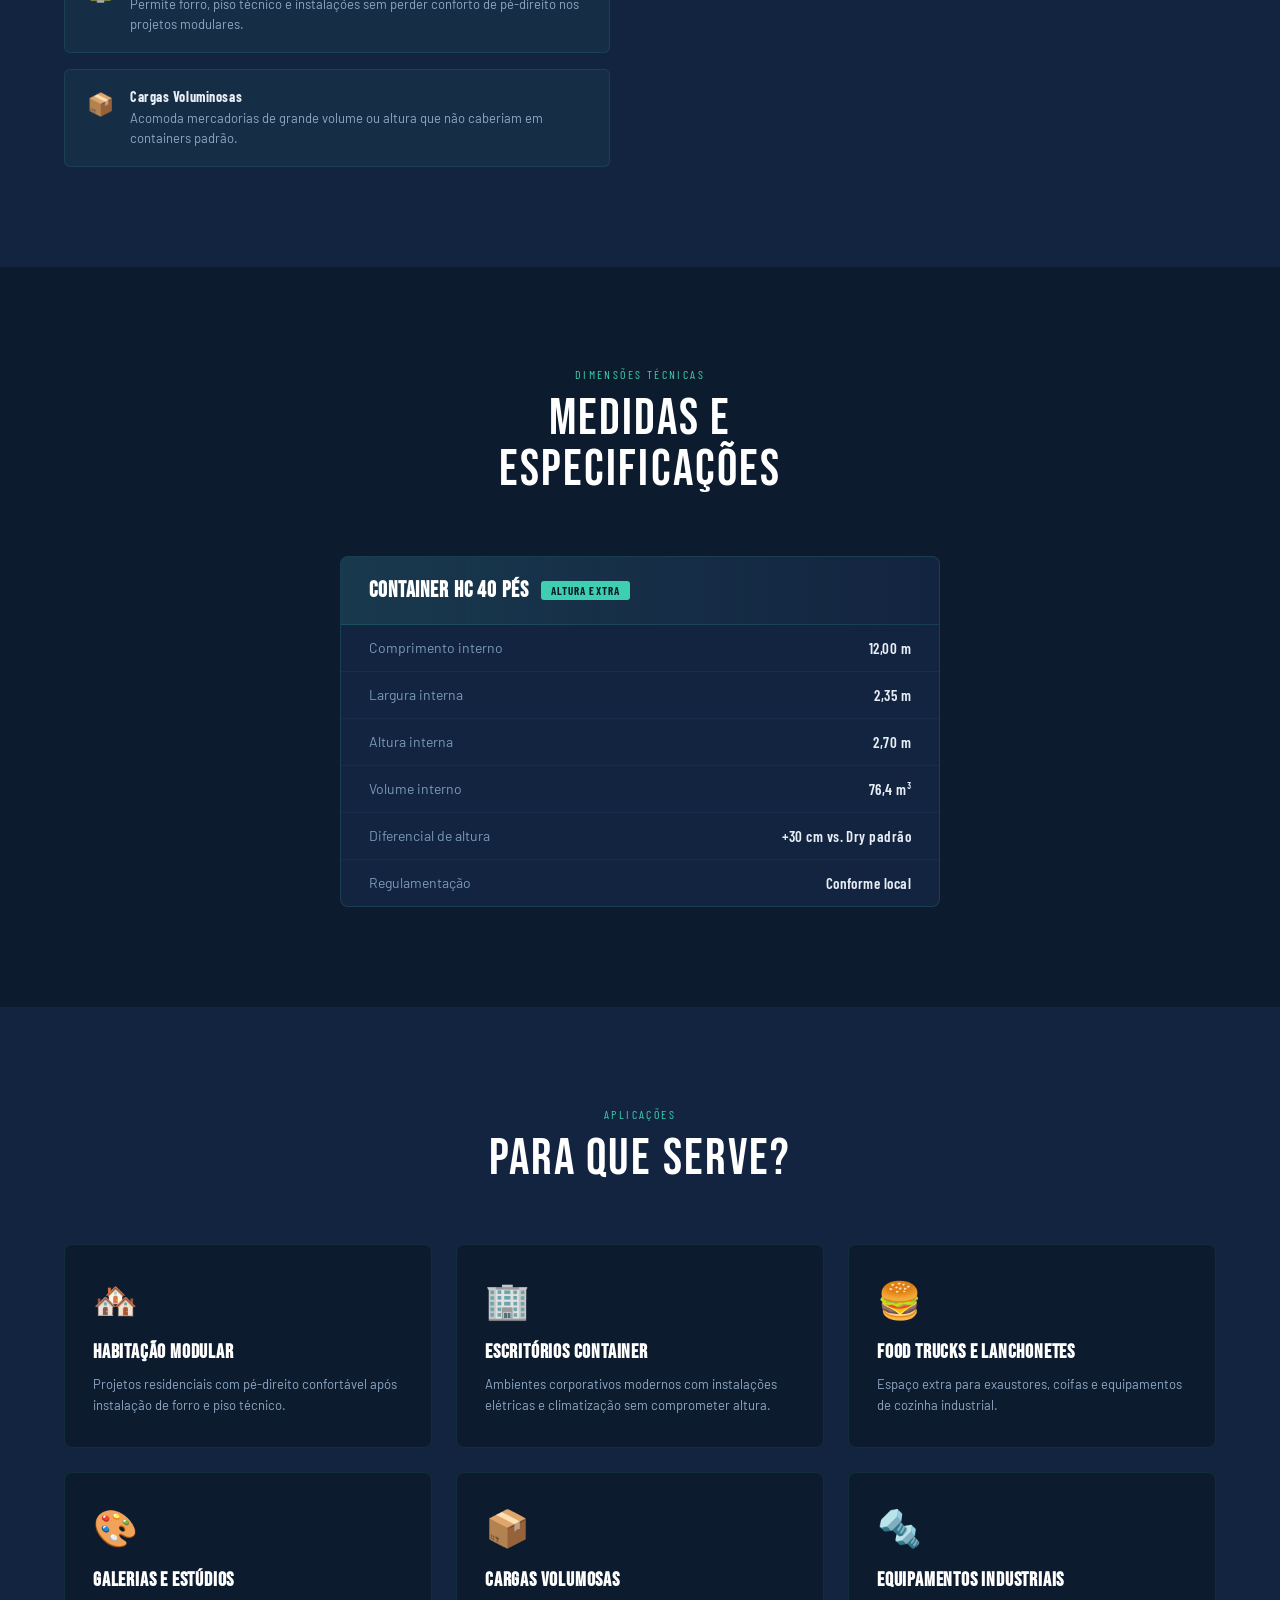
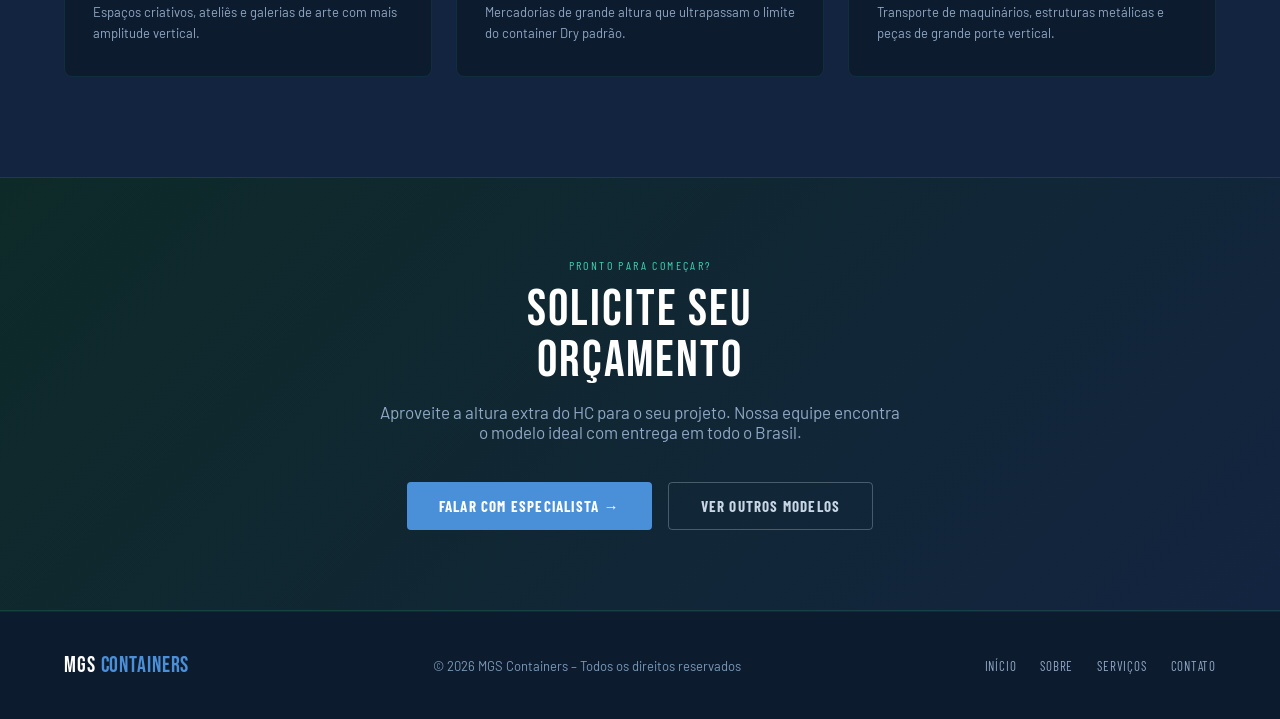
<file: hc.html>
<!DOCTYPE html>
<html lang="pt-BR">
<head>
  <meta charset="UTF-8">
  <meta name="viewport" content="width=device-width, initial-scale=1.0">
  <title>Container High Cube (HC) – MGS Containers</title>
  <link rel="preconnect" href="https://fonts.googleapis.com">
  <link href="https://fonts.googleapis.com/css2?family=Bebas+Neue&family=Barlow:wght@300;400;500;600;700&family=Barlow+Condensed:wght@400;600;700&display=swap" rel="stylesheet">
  <style>
    *, *::before, *::after { box-sizing: border-box; margin: 0; padding: 0; }
    :root {
      --navy: #0d1b2e; --navy-mid: #132440; --navy-light: #1a3257;
      --silver: #c8d6e5; --silver-bright: #e8eef5; --steel: #8fa8c4;
      --accent: #4a90d9; --accent-glow: #4a90d930; --white: #ffffff; --text-muted: #7a9ab8;
      --accent2: #3ecfb0;
    }
    html { scroll-behavior: smooth; }
    body { font-family: 'Barlow', sans-serif; background: var(--navy); color: var(--silver-bright); overflow-x: hidden; }
    ::-webkit-scrollbar { width: 6px; }
    ::-webkit-scrollbar-track { background: var(--navy); }
    ::-webkit-scrollbar-thumb { background: var(--accent); border-radius: 3px; }
    @keyframes fadeUp { from { opacity: 0; transform: translateY(28px); } to { opacity: 1; transform: none; } }
    @keyframes gridMove { 0% { background-position: 0 0; } 100% { background-position: 60px 60px; } }

    nav {
      position: fixed; top: 0; left: 0; right: 0; z-index: 100;
      display: flex; align-items: center; justify-content: space-between;
      padding: 0 5%; height: 72px;
      background: rgba(13,27,46,0.95); backdrop-filter: blur(14px);
      border-bottom: 1px solid rgba(74,144,217,0.15);
    }
    .nav-logo { font-family: 'Bebas Neue', sans-serif; font-size: 26px; color: var(--white); text-decoration: none; letter-spacing: .06em; }
    .nav-logo span { color: var(--accent); }
    .nav-back { display: flex; align-items: center; gap: 8px; font-family: 'Barlow Condensed', sans-serif; font-size: 13px; font-weight: 600; letter-spacing: .08em; text-transform: uppercase; color: var(--steel); text-decoration: none; transition: color .25s; }
    .nav-back:hover { color: var(--accent); }
    .nav-cta { padding: 10px 24px; border-radius: 4px; background: var(--accent); color: var(--white); font-family: 'Barlow Condensed', sans-serif; font-weight: 700; font-size: 14px; letter-spacing: .08em; text-transform: uppercase; text-decoration: none; transition: all .25s; }
    .nav-cta:hover { background: #5aa0e8; }

    .hero { min-height: 100vh; display: flex; align-items: center; justify-content: space-between; position: relative; overflow: hidden; padding: 120px 8% 80px; }
    .hero-bg {
      position: absolute; inset: 0;
      background: radial-gradient(ellipse 70% 60% at 55% 50%, rgba(62,207,176,0.1) 0%, transparent 70%),
                  linear-gradient(160deg, #0d1b2e 0%, #091f1a 60%, #06111d 100%);
    }
    .hero-bg::before {
      content: ''; position: absolute; inset: 0;
      background-image: linear-gradient(rgba(62,207,176,0.05) 1px, transparent 1px),
                        linear-gradient(90deg, rgba(62,207,176,0.05) 1px, transparent 1px);
      background-size: 60px 60px; animation: gridMove 20s linear infinite;
    }
    .hero-content { position: relative; z-index: 2; max-width: 660px; animation: fadeUp .8s ease both; }
    .hero-badge { display: inline-flex; align-items: center; gap: 8px; padding: 6px 16px; border: 1px solid rgba(62,207,176,0.4); border-radius: 20px; font-family: 'Barlow Condensed', sans-serif; font-size: 13px; letter-spacing: .12em; text-transform: uppercase; color: var(--accent2); margin-bottom: 24px; background: rgba(62,207,176,0.08); }
    .hero h1 { font-family: 'Bebas Neue', sans-serif; font-size: clamp(52px, 7vw, 90px); line-height: .95; color: var(--white); letter-spacing: .02em; margin-bottom: 20px; }
    .hero h1 span { color: var(--accent2); }
    .hero-sub { font-size: 17px; font-weight: 300; color: var(--steel); line-height: 1.7; max-width: 520px; margin-bottom: 40px; }
    .hero-actions { display: flex; gap: 16px; flex-wrap: wrap; }
    .btn-primary { padding: 14px 32px; border-radius: 4px; background: var(--accent); color: var(--white); font-family: 'Barlow Condensed', sans-serif; font-weight: 700; font-size: 15px; letter-spacing: .08em; text-transform: uppercase; text-decoration: none; transition: all .25s; border: none; cursor: pointer; display: inline-flex; align-items: center; gap: 8px; }
    .btn-primary:hover { background: #5aa0e8; transform: translateY(-2px); box-shadow: 0 8px 24px rgba(74,144,217,0.35); }
    .btn-outline { padding: 14px 32px; border-radius: 4px; border: 1px solid rgba(200,214,229,0.3); color: var(--silver); font-family: 'Barlow Condensed', sans-serif; font-weight: 700; font-size: 15px; letter-spacing: .08em; text-transform: uppercase; text-decoration: none; transition: all .25s; background: transparent; cursor: pointer; display: inline-flex; align-items: center; gap: 8px; }
    .btn-outline:hover { border-color: var(--accent); color: var(--white); }

    .hero-visual { width: 44%; max-width: 560px; z-index: 2; animation: fadeUp .9s .2s ease both; }
    .hero-visual-box { background: linear-gradient(135deg, #0e2a28 0%, #0d2035 100%); border: 1px solid rgba(62,207,176,0.2); border-radius: 8px; padding: 48px 40px; display: flex; flex-direction: column; gap: 24px; }
    .visual-icon { font-size: 56px; line-height: 1; }
    .visual-label { font-family: 'Barlow Condensed', sans-serif; font-size: 11px; letter-spacing: .18em; text-transform: uppercase; color: var(--accent2); margin-bottom: 8px; }
    .visual-title { font-family: 'Bebas Neue', sans-serif; font-size: 32px; color: var(--white); letter-spacing: .04em; }
    .visual-tags { display: flex; gap: 8px; flex-wrap: wrap; margin-top: 4px; }
    .tag { padding: 4px 12px; border-radius: 3px; background: rgba(62,207,176,0.1); border: 1px solid rgba(62,207,176,0.2); font-family: 'Barlow Condensed', sans-serif; font-size: 12px; letter-spacing: .1em; text-transform: uppercase; color: var(--steel); }
    .hero-stats { display: flex; gap: 0; border-top: 1px solid rgba(62,207,176,0.15); margin-top: 8px; }
    .h-stat { flex: 1; padding: 20px 0; text-align: center; border-right: 1px solid rgba(62,207,176,0.12); }
    .h-stat:last-child { border-right: none; }
    .h-stat-num { font-family: 'Bebas Neue', sans-serif; font-size: 28px; color: var(--white); letter-spacing: .04em; }
    .h-stat-num span { color: var(--accent2); font-size: 18px; }
    .h-stat-label { font-size: 11px; color: var(--text-muted); letter-spacing: .06em; text-transform: uppercase; margin-top: 2px; }

    section { padding: 100px 5%; }
    .section-label { font-family: 'Barlow Condensed', sans-serif; font-size: 12px; letter-spacing: .2em; text-transform: uppercase; color: var(--accent2); margin-bottom: 12px; }
    .section-title { font-family: 'Bebas Neue', sans-serif; font-size: clamp(36px, 4vw, 56px); color: var(--white); letter-spacing: .04em; line-height: 1; }

    /* HEIGHT COMPARISON */
    .compare-section { background: var(--navy-mid); }
    .compare-grid { display: grid; grid-template-columns: 1fr 1fr; gap: 60px; align-items: center; margin-top: 60px; }
    .compare-text p { font-size: 16px; color: var(--steel); line-height: 1.8; margin-bottom: 20px; }
    .compare-features { display: flex; flex-direction: column; gap: 16px; margin-top: 32px; }
    .feat { display: flex; gap: 16px; align-items: flex-start; background: rgba(62,207,176,0.05); border: 1px solid rgba(62,207,176,0.12); border-radius: 6px; padding: 18px 22px; }
    .feat-icon { font-size: 22px; flex-shrink: 0; margin-top: 2px; }
    .feat strong { display: block; color: var(--silver-bright); font-size: 14px; margin-bottom: 4px; font-family: 'Barlow Condensed', sans-serif; letter-spacing: .04em; }
    .feat p { font-size: 13px; color: var(--steel); margin: 0; line-height: 1.5; }

    /* HEIGHT VISUAL */
    .height-visual { display: flex; align-items: flex-end; justify-content: center; gap: 32px; padding: 40px; background: var(--navy); border: 1px solid rgba(62,207,176,0.15); border-radius: 8px; }
    .bar-group { display: flex; flex-direction: column; align-items: center; gap: 12px; }
    .bar { width: 80px; border-radius: 4px 4px 0 0; display: flex; align-items: flex-start; justify-content: center; padding-top: 10px; font-family: 'Bebas Neue', sans-serif; font-size: 20px; color: var(--white); letter-spacing: .04em; }
    .bar-standard { height: 180px; background: linear-gradient(180deg, rgba(74,144,217,0.4) 0%, rgba(74,144,217,0.2) 100%); border: 1px solid rgba(74,144,217,0.3); }
    .bar-hc { height: 210px; background: linear-gradient(180deg, rgba(62,207,176,0.5) 0%, rgba(62,207,176,0.25) 100%); border: 1px solid rgba(62,207,176,0.4); }
    .bar-label { font-family: 'Barlow Condensed', sans-serif; font-size: 12px; letter-spacing: .1em; text-transform: uppercase; color: var(--text-muted); text-align: center; }
    .bar-label strong { display: block; color: var(--silver-bright); font-size: 14px; }
    .diff-badge { background: rgba(62,207,176,0.15); border: 1px solid rgba(62,207,176,0.3); border-radius: 4px; padding: 6px 14px; font-family: 'Barlow Condensed', sans-serif; font-size: 13px; letter-spacing: .08em; text-transform: uppercase; color: var(--accent2); margin-top: 8px; }

    .specs-section { background: var(--navy); }
    .spec-card { background: var(--navy-mid); border: 1px solid rgba(62,207,176,0.15); border-radius: 8px; overflow: hidden; max-width: 600px; margin: 60px auto 0; }
    .spec-card-header { padding: 20px 28px; background: linear-gradient(90deg, rgba(62,207,176,0.12) 0%, transparent 100%); border-bottom: 1px solid rgba(62,207,176,0.15); display: flex; align-items: center; gap: 12px; }
    .spec-card-header h3 { font-family: 'Bebas Neue', sans-serif; font-size: 22px; color: var(--white); letter-spacing: .04em; }
    .badge { padding: 3px 10px; border-radius: 3px; background: var(--accent2); font-family: 'Barlow Condensed', sans-serif; font-size: 11px; letter-spacing: .1em; text-transform: uppercase; color: var(--navy); font-weight: 700; }
    .spec-table { width: 100%; border-collapse: collapse; }
    .spec-table td { padding: 14px 28px; font-size: 14px; border-bottom: 1px solid rgba(74,144,217,0.08); }
    .spec-table td:first-child { color: var(--text-muted); }
    .spec-table td:last-child { color: var(--silver-bright); font-weight: 600; text-align: right; font-family: 'Barlow Condensed', sans-serif; font-size: 15px; letter-spacing: .03em; }
    .spec-table tr:last-child td { border-bottom: none; }
    .spec-table tr:hover td { background: rgba(62,207,176,0.04); }

    .uses-section { background: var(--navy-mid); }
    .uses-grid { display: grid; grid-template-columns: repeat(3, 1fr); gap: 24px; margin-top: 60px; }
    .use-card { background: var(--navy); border: 1px solid rgba(62,207,176,0.1); border-radius: 8px; padding: 32px 28px; transition: all .3s; }
    .use-card:hover { border-color: rgba(62,207,176,0.3); transform: translateY(-4px); box-shadow: 0 12px 32px rgba(0,0,0,0.3); }
    .use-icon { font-size: 36px; margin-bottom: 18px; }
    .use-card h4 { font-family: 'Bebas Neue', sans-serif; font-size: 20px; color: var(--white); letter-spacing: .04em; margin-bottom: 10px; }
    .use-card p { font-size: 13px; color: var(--steel); line-height: 1.6; }

    .cta-section { background: linear-gradient(135deg, #0e2a28 0%, var(--navy-mid) 100%); border-top: 1px solid rgba(62,207,176,0.15); border-bottom: 1px solid rgba(62,207,176,0.15); padding: 80px 5%; text-align: center; }
    .cta-section .section-title { margin: 12px 0 16px; }
    .cta-section p { font-size: 17px; color: var(--steel); margin-bottom: 40px; max-width: 520px; margin-left: auto; margin-right: auto; }
    .cta-actions { display: flex; gap: 16px; justify-content: center; flex-wrap: wrap; }

    footer { background: var(--navy); padding: 40px 5%; display: flex; align-items: center; justify-content: space-between; flex-wrap: wrap; gap: 20px; border-top: 1px solid rgba(74,144,217,0.1); }
    .footer-brand { font-family: 'Bebas Neue', sans-serif; font-size: 22px; color: var(--white); letter-spacing: .04em; }
    .footer-brand span { color: var(--accent); }
    footer p { font-size: 13px; color: var(--text-muted); }
    .footer-links { display: flex; gap: 24px; }
    .footer-links a { font-family: 'Barlow Condensed', sans-serif; font-size: 13px; letter-spacing: .06em; text-transform: uppercase; color: var(--steel); text-decoration: none; transition: color .2s; }
    .footer-links a:hover { color: var(--accent); }

    @media (max-width: 900px) { .hero-visual { display: none; } .compare-grid { grid-template-columns: 1fr; } .uses-grid { grid-template-columns: repeat(2, 1fr); } }
    @media (max-width: 540px) { .uses-grid { grid-template-columns: 1fr; } footer { flex-direction: column; text-align: center; } .footer-links { justify-content: center; } }
  </style>
</head>
<body>

  <nav>
    <a href="index.html" class="nav-logo">MGS <span>Containers</span></a>
    <a href="index.html#servicos" class="nav-back">← Todos os Serviços</a>
    <a href="index.html#contato" class="nav-cta">Orçamento Grátis</a>
  </nav>

  <section class="hero">
    <div class="hero-bg"></div>
    <div class="hero-content">
      <div class="hero-badge">📦 Portfólio MGS Containers</div>
      <h1>Container<br><span>High Cube</span></h1>
      <p class="hero-sub">30 centímetros a mais de altura que o container padrão. Ideal para cargas volumosas, projetos arquitetônicos e soluções que exigem espaço vertical extra.</p>
      <div class="hero-actions">
        <a href="index.html#contato" class="btn-primary">Solicitar Orçamento →</a>
        <a href="#compare" class="btn-outline">Ver Comparativo</a>
      </div>
    </div>
    <div class="hero-visual">
      <div class="hero-visual-box">
        <div><div class="visual-icon">🔝</div></div>
        <div>
          <div class="visual-label">Tipo de Container</div>
          <div class="visual-title">High Cube (HC)</div>
          <div class="visual-tags">
            <span class="tag">40 pés</span>
            <span class="tag">+30cm Altura</span>
            <span class="tag">Carga Volumosa</span>
            <span class="tag">Arquitetura</span>
          </div>
        </div>
        <div class="hero-stats">
          <div class="h-stat">
            <div class="h-stat-num">2,70<span>m</span></div>
            <div class="h-stat-label">Altura Int.</div>
          </div>
          <div class="h-stat">
            <div class="h-stat-num">76<span>m³</span></div>
            <div class="h-stat-label">Volume</div>
          </div>
          <!-- <div class="h-stat">
            <div class="h-stat-num">28<span>t</span></div>
            <div class="h-stat-label">Capacidade</div>
          </div> -->
        </div>
      </div>
    </div>
  </section>

  <section class="compare-section" id="compare">
    <div class="compare-grid">
      <div class="compare-text">
        <div class="section-label">O que é</div>
        <div class="section-title" style="margin-bottom:28px">A altura que<br>faz a diferença</div>
        <p>O Container High Cube possui altura adicional de aproximadamente 30cm em relação ao container padrão Dry. Essa diferença pode parecer pequena, mas representa um impacto enorme para cargas volumosas e projetos especiais.</p>
        <p>Ideal para projetos arquitetônicos de habitação e uso comercial, permitindo instalação de forro, piso elevado e sistema elétrico sem comprometer o pé-direito interno.</p>
        <div class="compare-features">
          <div class="feat"><div class="feat-icon">📐</div><div><strong>2,70m de Altura Interna</strong><p>30cm a mais que o container padrão (2,39m), aumentando o volume útil para 76,4 m³.</p></div></div>
          <div class="feat"><div class="feat-icon">🏠</div><div><strong>Projetos Arquitetônicos</strong><p>Permite forro, piso técnico e instalações sem perder conforto de pé-direito nos projetos modulares.</p></div></div>
          <div class="feat"><div class="feat-icon">📦</div><div><strong>Cargas Voluminosas</strong><p>Acomoda mercadorias de grande volume ou altura que não caberiam em containers padrão.</p></div></div>
        </div>
      </div>
      <div>
        <div class="height-visual">
          <div class="bar-group">
            <div class="bar bar-standard">2,39m</div>
            <div class="bar-label"><strong>Dry Padrão</strong>40 pés</div>
          </div>
          <div style="display:flex;flex-direction:column;align-items:center;justify-content:flex-end;padding-bottom:48px">
            <div class="diff-badge">+30cm</div>
          </div>
          <div class="bar-group">
            <div class="bar bar-hc">2,70m</div>
            <div class="bar-label"><strong>High Cube</strong>40 pés</div>
          </div>
        </div>
      </div>
    </div>
  </section>

  <section class="specs-section" id="specs">
    <div style="text-align:center">
      <div class="section-label">Dimensões Técnicas</div>
      <div class="section-title">Medidas e<br>Especificações</div>
    </div>
    <div class="spec-card">
      <div class="spec-card-header">
        <h3>Container HC 40 Pés</h3>
        <span class="badge">Altura Extra</span>
      </div>
      <table class="spec-table">
        <tr><td>Comprimento interno</td><td>12,00 m</td></tr>
        <tr><td>Largura interna</td><td>2,35 m</td></tr>
        <tr><td>Altura interna</td><td>2,70 m</td></tr>
        <tr><td>Volume interno</td><td>76,4 m³</td></tr>
        <tr><td>Diferencial de altura</td><td>+30 cm vs. Dry padrão</td></tr>
        <tr><td>Regulamentação</td><td>Conforme local</td></tr>
      </table>
    </div>
  </section>

  <section class="uses-section">
    <div style="text-align:center">
      <div class="section-label">Aplicações</div>
      <div class="section-title">Para que serve?</div>
    </div>
    <div class="uses-grid">
      <div class="use-card"><div class="use-icon">🏘️</div><h4>Habitação Modular</h4><p>Projetos residenciais com pé-direito confortável após instalação de forro e piso técnico.</p></div>
      <div class="use-card"><div class="use-icon">🏢</div><h4>Escritórios Container</h4><p>Ambientes corporativos modernos com instalações elétricas e climatização sem comprometer altura.</p></div>
      <div class="use-card"><div class="use-icon">🍔</div><h4>Food Trucks e Lanchonetes</h4><p>Espaço extra para exaustores, coifas e equipamentos de cozinha industrial.</p></div>
      <div class="use-card"><div class="use-icon">🎨</div><h4>Galerias e Estúdios</h4><p>Espaços criativos, ateliês e galerias de arte com mais amplitude vertical.</p></div>
      <div class="use-card"><div class="use-icon">📦</div><h4>Cargas Volumosas</h4><p>Mercadorias de grande altura que ultrapassam o limite do container Dry padrão.</p></div>
      <div class="use-card"><div class="use-icon">🔩</div><h4>Equipamentos Industriais</h4><p>Transporte de maquinários, estruturas metálicas e peças de grande porte vertical.</p></div>
    </div>
  </section>

  <section class="cta-section">
    <div class="section-label">Pronto para começar?</div>
    <div class="section-title">Solicite seu<br>Orçamento</div>
    <p>Aproveite a altura extra do HC para o seu projeto. Nossa equipe encontra o modelo ideal com entrega em todo o Brasil.</p>
    <div class="cta-actions">
      <a href="index.html#contato" class="btn-primary">Falar com Especialista →</a>
      <a href="index.html#servicos" class="btn-outline">Ver Outros Modelos</a>
    </div>
  </section>

  <footer>
    <div class="footer-brand">MGS <span>Containers</span></div>
    <p>© 2026 MGS Containers – Todos os direitos reservados</p>
    <div class="footer-links">
      <a href="index.html">Início</a>
      <a href="index.html#sobre">Sobre</a>
      <a href="index.html#servicos">Serviços</a>
      <a href="index.html#contato">Contato</a>
    </div>
  </footer>

</body>
</html>
</file>
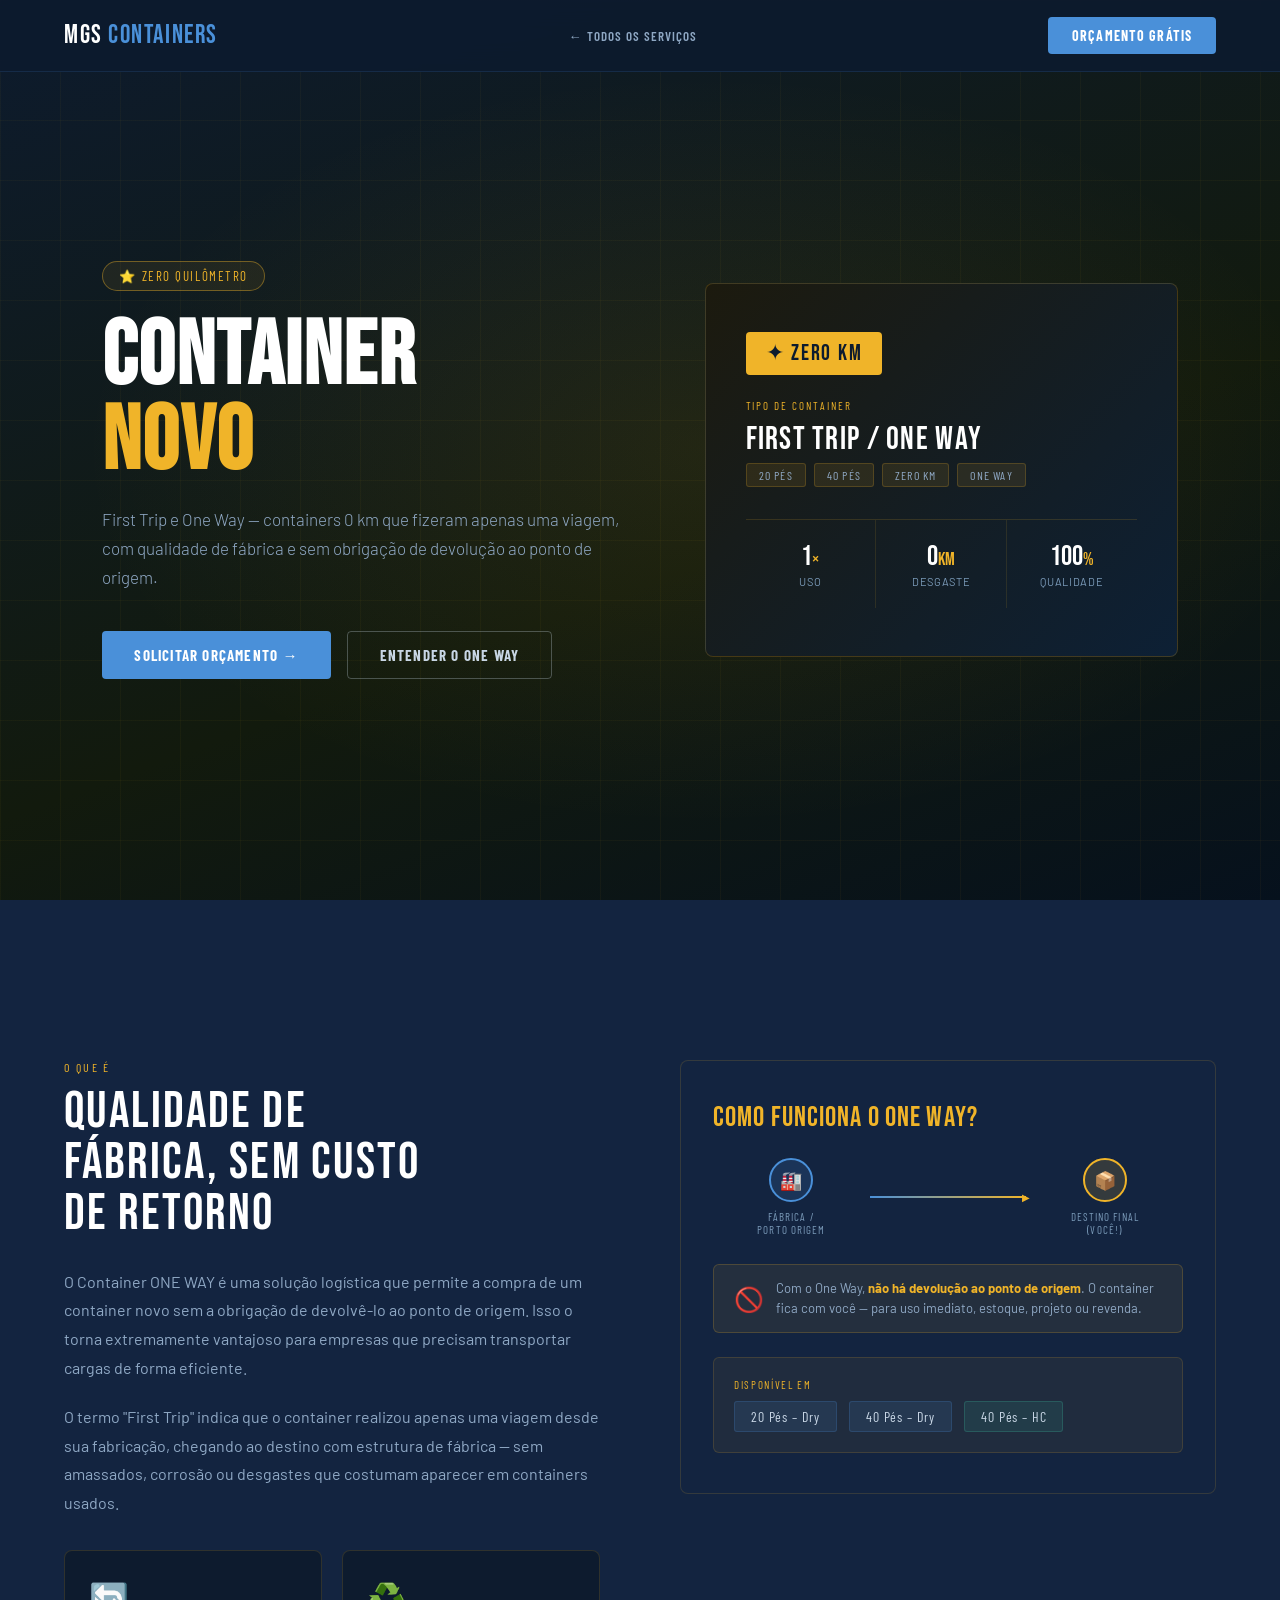
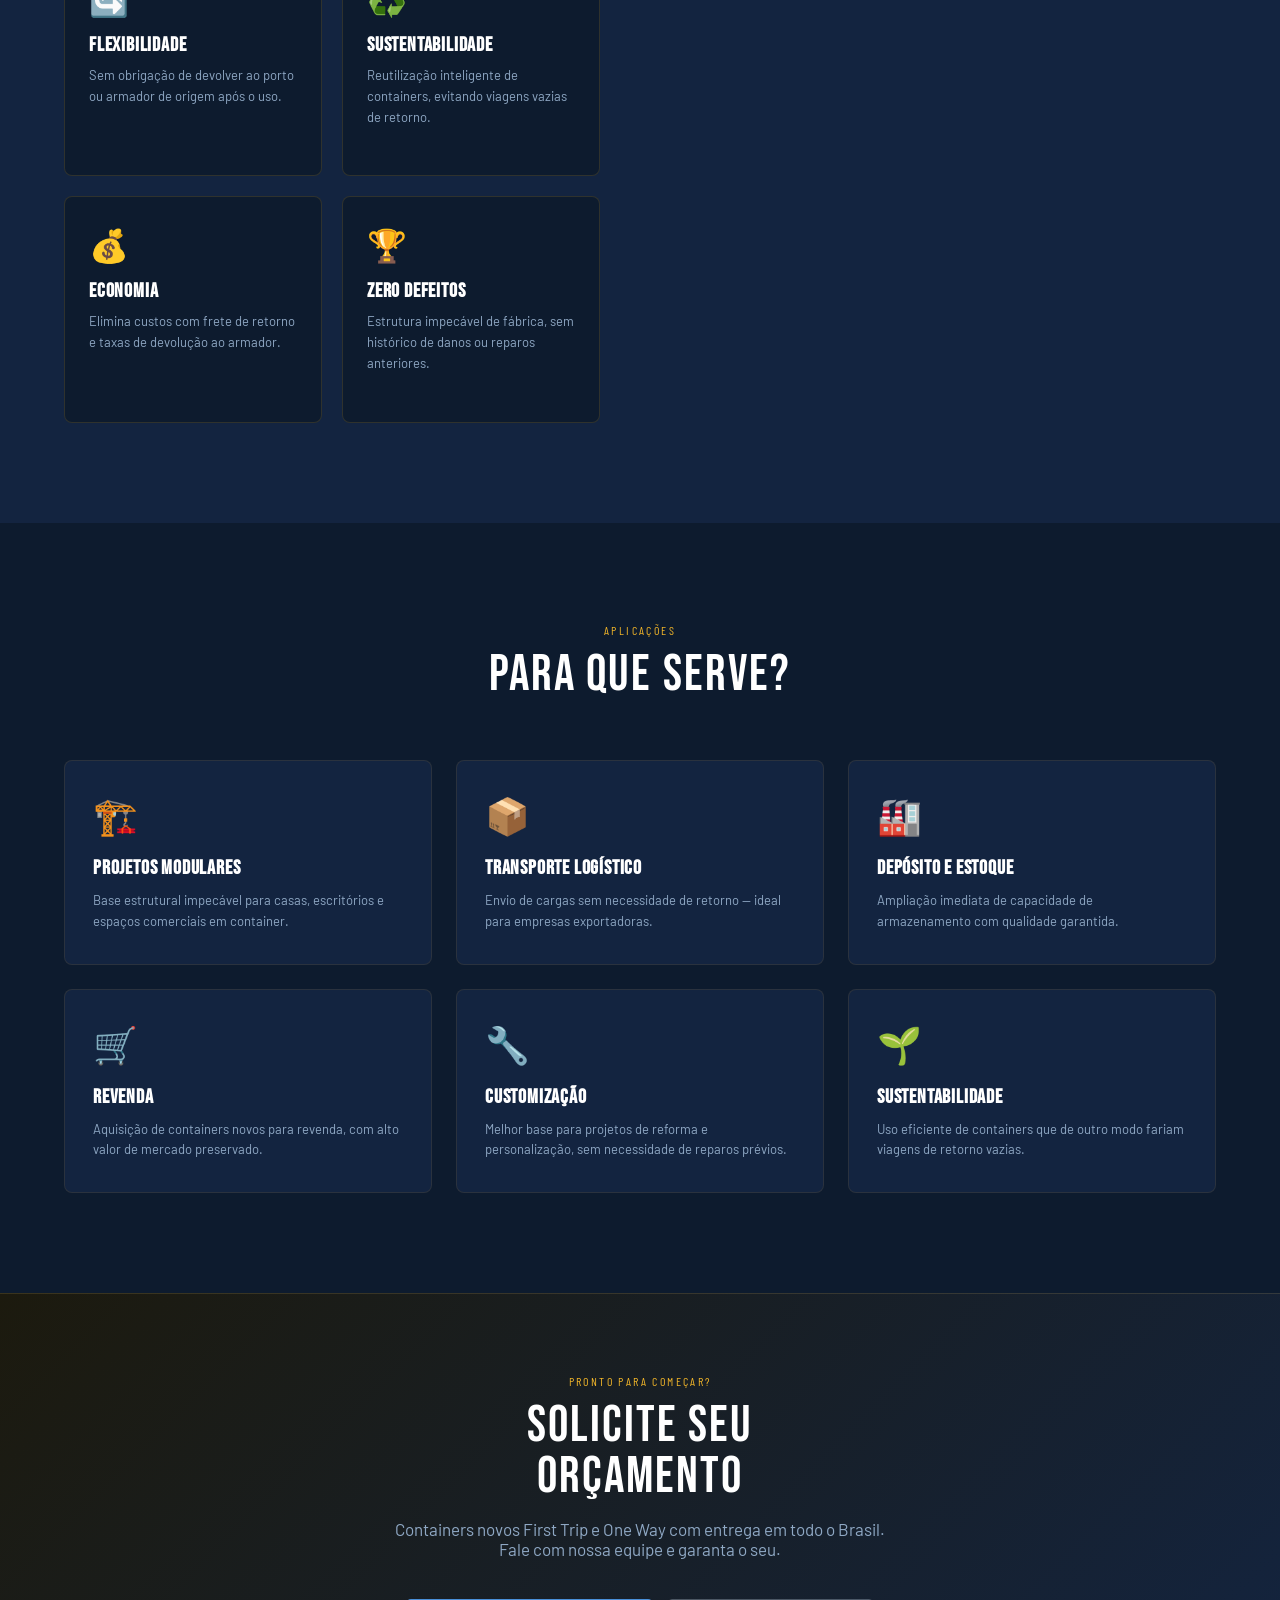
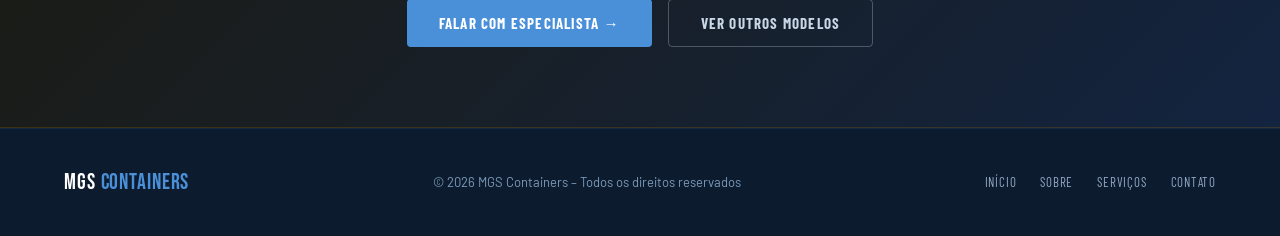
<file: novo.html>
<!DOCTYPE html>
<html lang="pt-BR">
<head>
  <meta charset="UTF-8">
  <meta name="viewport" content="width=device-width, initial-scale=1.0">
  <title>Container Novo (First Trip) – MGS Containers</title>
  <link rel="preconnect" href="https://fonts.googleapis.com">
  <link href="https://fonts.googleapis.com/css2?family=Bebas+Neue&family=Barlow:wght@300;400;500;600;700&family=Barlow+Condensed:wght@400;600;700&display=swap" rel="stylesheet">
  <style>
    *, *::before, *::after { box-sizing: border-box; margin: 0; padding: 0; }
    :root {
      --navy: #0d1b2e; --navy-mid: #132440; --navy-light: #1a3257;
      --silver: #c8d6e5; --silver-bright: #e8eef5; --steel: #8fa8c4;
      --accent: #4a90d9; --accent-glow: #4a90d930; --white: #ffffff; --text-muted: #7a9ab8;
      --gold: #f0b429; --gold-dim: rgba(240,180,41,0.15);
    }
    html { scroll-behavior: smooth; }
    body { font-family: 'Barlow', sans-serif; background: var(--navy); color: var(--silver-bright); overflow-x: hidden; }
    ::-webkit-scrollbar { width: 6px; }
    ::-webkit-scrollbar-track { background: var(--navy); }
    ::-webkit-scrollbar-thumb { background: var(--accent); border-radius: 3px; }
    @keyframes fadeUp { from { opacity: 0; transform: translateY(28px); } to { opacity: 1; transform: none; } }
    @keyframes gridMove { 0% { background-position: 0 0; } 100% { background-position: 60px 60px; } }
    @keyframes pulse { 0%,100% { box-shadow: 0 0 0 0 rgba(240,180,41,0.3); } 50% { box-shadow: 0 0 0 10px rgba(240,180,41,0); } }

    nav { position: fixed; top: 0; left: 0; right: 0; z-index: 100; display: flex; align-items: center; justify-content: space-between; padding: 0 5%; height: 72px; background: rgba(13,27,46,0.95); backdrop-filter: blur(14px); border-bottom: 1px solid rgba(74,144,217,0.15); }
    .nav-logo { font-family: 'Bebas Neue', sans-serif; font-size: 26px; color: var(--white); text-decoration: none; letter-spacing: .06em; }
    .nav-logo span { color: var(--accent); }
    .nav-back { display: flex; align-items: center; gap: 8px; font-family: 'Barlow Condensed', sans-serif; font-size: 13px; font-weight: 600; letter-spacing: .08em; text-transform: uppercase; color: var(--steel); text-decoration: none; transition: color .25s; }
    .nav-back:hover { color: var(--accent); }
    .nav-cta { padding: 10px 24px; border-radius: 4px; background: var(--accent); color: var(--white); font-family: 'Barlow Condensed', sans-serif; font-weight: 700; font-size: 14px; letter-spacing: .08em; text-transform: uppercase; text-decoration: none; transition: all .25s; }
    .nav-cta:hover { background: #5aa0e8; }

    .hero { min-height: 100vh; display: flex; align-items: center; justify-content: space-between; position: relative; overflow: hidden; padding: 120px 8% 80px; }
    .hero-bg {
      position: absolute; inset: 0;
      background: radial-gradient(ellipse 70% 60% at 55% 50%, rgba(240,180,41,0.08) 0%, transparent 70%),
                  linear-gradient(160deg, #0d1b2e 0%, #121a0d 60%, #06111d 100%);
    }
    .hero-bg::before {
      content: ''; position: absolute; inset: 0;
      background-image: linear-gradient(rgba(240,180,41,0.04) 1px, transparent 1px),
                        linear-gradient(90deg, rgba(240,180,41,0.04) 1px, transparent 1px);
      background-size: 60px 60px; animation: gridMove 20s linear infinite;
    }
    .hero-content { position: relative; z-index: 2; max-width: 660px; animation: fadeUp .8s ease both; }
    .hero-badge { display: inline-flex; align-items: center; gap: 8px; padding: 6px 16px; border: 1px solid rgba(240,180,41,0.4); border-radius: 20px; font-family: 'Barlow Condensed', sans-serif; font-size: 13px; letter-spacing: .12em; text-transform: uppercase; color: var(--gold); margin-bottom: 24px; background: rgba(240,180,41,0.08); }
    .hero h1 { font-family: 'Bebas Neue', sans-serif; font-size: clamp(52px, 7vw, 90px); line-height: .95; color: var(--white); letter-spacing: .02em; margin-bottom: 20px; }
    .hero h1 span { color: var(--gold); }
    .hero-sub { font-size: 17px; font-weight: 300; color: var(--steel); line-height: 1.7; max-width: 520px; margin-bottom: 40px; }
    .hero-actions { display: flex; gap: 16px; flex-wrap: wrap; }
    .btn-primary { padding: 14px 32px; border-radius: 4px; background: var(--accent); color: var(--white); font-family: 'Barlow Condensed', sans-serif; font-weight: 700; font-size: 15px; letter-spacing: .08em; text-transform: uppercase; text-decoration: none; transition: all .25s; border: none; cursor: pointer; display: inline-flex; align-items: center; gap: 8px; }
    .btn-primary:hover { background: #5aa0e8; transform: translateY(-2px); box-shadow: 0 8px 24px rgba(74,144,217,0.35); }
    .btn-outline { padding: 14px 32px; border-radius: 4px; border: 1px solid rgba(200,214,229,0.3); color: var(--silver); font-family: 'Barlow Condensed', sans-serif; font-weight: 700; font-size: 15px; letter-spacing: .08em; text-transform: uppercase; text-decoration: none; transition: all .25s; background: transparent; cursor: pointer; display: inline-flex; align-items: center; gap: 8px; }
    .btn-outline:hover { border-color: var(--gold); color: var(--gold); }

    .hero-visual {width: 44%; max-width: 560px; z-index: 2; animation: fadeUp .9s .2s ease both; }
    .hero-visual-box { background: linear-gradient(135deg, #1c1a0e 0%, #0d2035 100%); border: 1px solid rgba(240,180,41,0.2); border-radius: 8px; padding: 48px 40px; display: flex; flex-direction: column; gap: 24px; }
    .new-badge { display: inline-flex; align-items: center; gap: 8px; background: var(--gold); color: var(--navy); padding: 8px 20px; border-radius: 4px; font-family: 'Bebas Neue', sans-serif; font-size: 22px; letter-spacing: .08em; animation: pulse 2s infinite; width: fit-content; }
    .visual-label { font-family: 'Barlow Condensed', sans-serif; font-size: 11px; letter-spacing: .18em; text-transform: uppercase; color: var(--gold); margin-bottom: 8px; }
    .visual-title { font-family: 'Bebas Neue', sans-serif; font-size: 32px; color: var(--white); letter-spacing: .04em; }
    .visual-tags { display: flex; gap: 8px; flex-wrap: wrap; margin-top: 4px; }
    .tag { padding: 4px 12px; border-radius: 3px; background: rgba(240,180,41,0.1); border: 1px solid rgba(240,180,41,0.2); font-family: 'Barlow Condensed', sans-serif; font-size: 12px; letter-spacing: .1em; text-transform: uppercase; color: var(--steel); }
    .hero-stats { display: flex; gap: 0; border-top: 1px solid rgba(240,180,41,0.15); margin-top: 8px; }
    .h-stat { flex: 1; padding: 20px 0; text-align: center; border-right: 1px solid rgba(240,180,41,0.12); }
    .h-stat:last-child { border-right: none; }
    .h-stat-num { font-family: 'Bebas Neue', sans-serif; font-size: 28px; color: var(--white); }
    .h-stat-num span { color: var(--gold); font-size: 18px; }
    .h-stat-label { font-size: 11px; color: var(--text-muted); letter-spacing: .06em; text-transform: uppercase; margin-top: 2px; }

    section { padding: 100px 5%; }
    .section-label { font-family: 'Barlow Condensed', sans-serif; font-size: 12px; letter-spacing: .2em; text-transform: uppercase; color: var(--gold); margin-bottom: 12px; }
    .section-title { font-family: 'Bebas Neue', sans-serif; font-size: clamp(36px, 4vw, 56px); color: var(--white); letter-spacing: .04em; line-height: 1; }

    .overview { background: var(--navy-mid); }
    .overview-grid { display: grid; grid-template-columns: 1fr 1fr; gap: 80px; align-items: start; margin-top: 60px; }
    .overview-text p { font-size: 16px; color: var(--steel); line-height: 1.8; margin-bottom: 20px; }

    .advantages-grid { display: grid; grid-template-columns: 1fr 1fr; gap: 20px; margin-top: 32px; }
    .adv-card { background: var(--navy); border: 1px solid rgba(240,180,41,0.15); border-radius: 8px; padding: 28px 24px; transition: all .3s; }
    .adv-card:hover { border-color: rgba(240,180,41,0.35); transform: translateY(-3px); }
    .adv-icon { font-size: 32px; margin-bottom: 14px; }
    .adv-card h4 { font-family: 'Bebas Neue', sans-serif; font-size: 20px; color: var(--white); letter-spacing: .04em; margin-bottom: 8px; }
    .adv-card p { font-size: 13px; color: var(--steel); line-height: 1.6; }

    /* ONE WAY VISUAL */
    .oneway-visual { background: var(--navy-mid); border: 1px solid rgba(240,180,41,0.15); border-radius: 8px; padding: 40px 32px; }
    .oneway-title { font-family: 'Bebas Neue', sans-serif; font-size: 28px; color: var(--gold); letter-spacing: .04em; margin-bottom: 24px; }
    .route-viz { display: flex; align-items: center; gap: 0; margin-bottom: 28px; }
    .route-node { display: flex; flex-direction: column; align-items: center; gap: 8px; flex: 1; }
    .route-dot { width: 44px; height: 44px; border-radius: 50%; border: 2px solid; display: flex; align-items: center; justify-content: center; font-size: 18px; }
    .route-dot.origin { border-color: var(--accent); background: rgba(74,144,217,0.15); }
    .route-dot.dest { border-color: var(--gold); background: var(--gold-dim); }
    .route-label { font-family: 'Barlow Condensed', sans-serif; font-size: 11px; letter-spacing: .1em; text-transform: uppercase; color: var(--text-muted); text-align: center; }
    .route-line { flex: 1; height: 2px; background: linear-gradient(90deg, var(--accent), var(--gold)); position: relative; }
    .route-line::after { content: '▶'; position: absolute; right: -4px; top: 50%; transform: translateY(-50%); color: var(--gold); font-size: 10px; }
    .noreturns { display: flex; align-items: center; gap: 12px; padding: 14px 20px; background: rgba(240,180,41,0.08); border: 1px solid rgba(240,180,41,0.2); border-radius: 6px; }
    .noreturns-icon { font-size: 24px; }
    .noreturns p { font-size: 13px; color: var(--steel); line-height: 1.5; }
    .noreturns strong { color: var(--gold); }

    .uses-section { background: var(--navy); }
    .uses-grid { display: grid; grid-template-columns: repeat(3, 1fr); gap: 24px; margin-top: 60px; }
    .use-card { background: var(--navy-mid); border: 1px solid rgba(240,180,41,0.1); border-radius: 8px; padding: 32px 28px; transition: all .3s; }
    .use-card:hover { border-color: rgba(240,180,41,0.3); transform: translateY(-4px); box-shadow: 0 12px 32px rgba(0,0,0,0.3); }
    .use-icon { font-size: 36px; margin-bottom: 18px; }
    .use-card h4 { font-family: 'Bebas Neue', sans-serif; font-size: 20px; color: var(--white); letter-spacing: .04em; margin-bottom: 10px; }
    .use-card p { font-size: 13px; color: var(--steel); line-height: 1.6; }

    .cta-section { background: linear-gradient(135deg, #1c1a0e 0%, var(--navy-mid) 100%); border-top: 1px solid rgba(240,180,41,0.15); border-bottom: 1px solid rgba(240,180,41,0.15); padding: 80px 5%; text-align: center; }
    .cta-section .section-title { margin: 12px 0 16px; }
    .cta-section p { font-size: 17px; color: var(--steel); margin-bottom: 40px; max-width: 520px; margin-left: auto; margin-right: auto; }
    .cta-actions { display: flex; gap: 16px; justify-content: center; flex-wrap: wrap; }

    footer { background: var(--navy); padding: 40px 5%; display: flex; align-items: center; justify-content: space-between; flex-wrap: wrap; gap: 20px; border-top: 1px solid rgba(74,144,217,0.1); }
    .footer-brand { font-family: 'Bebas Neue', sans-serif; font-size: 22px; color: var(--white); letter-spacing: .04em; }
    .footer-brand span { color: var(--accent); }
    footer p { font-size: 13px; color: var(--text-muted); }
    .footer-links { display: flex; gap: 24px; }
    .footer-links a { font-family: 'Barlow Condensed', sans-serif; font-size: 13px; letter-spacing: .06em; text-transform: uppercase; color: var(--steel); text-decoration: none; transition: color .2s; }
    .footer-links a:hover { color: var(--accent); }

    @media (max-width: 900px) { .hero-visual { display: none; } .overview-grid { grid-template-columns: 1fr; } .advantages-grid { grid-template-columns: 1fr; } .uses-grid { grid-template-columns: repeat(2,1fr); } }
    @media (max-width: 540px) { .uses-grid { grid-template-columns: 1fr; } footer { flex-direction: column; text-align: center; } .footer-links { justify-content: center; } }
  </style>
</head>
<body>

  <nav>
    <a href="index.html" class="nav-logo">MGS <span>Containers</span></a>
    <a href="index.html#servicos" class="nav-back">← Todos os Serviços</a>
    <a href="index.html#contato" class="nav-cta">Orçamento Grátis</a>
  </nav>

  <section class="hero">
    <div class="hero-bg"></div>
    <div class="hero-content">
      <div class="hero-badge">⭐ Zero Quilômetro</div>
      <h1>Container<br><span>Novo</span></h1>
      <p class="hero-sub">First Trip e One Way — containers 0 km que fizeram apenas uma viagem, com qualidade de fábrica e sem obrigação de devolução ao ponto de origem.</p>
      <div class="hero-actions">
        <a href="index.html#contato" class="btn-primary">Solicitar Orçamento →</a>
        <a href="#overview" class="btn-outline">Entender o One Way</a>
      </div>
    </div>
    <div class="hero-visual">
      <div class="hero-visual-box">
        <div><div class="new-badge">✦ Zero Km</div></div>
        <div>
          <div class="visual-label">Tipo de Container</div>
          <div class="visual-title">First Trip / One Way</div>
          <div class="visual-tags">
            <span class="tag">20 pés</span>
            <span class="tag">40 pés</span>
            <span class="tag">Zero Km</span>
            <span class="tag">One Way</span>
          </div>
        </div>
        <div class="hero-stats">
          <div class="h-stat">
            <div class="h-stat-num">1<span>×</span></div>
            <div class="h-stat-label">Uso</div>
          </div>
          <div class="h-stat">
            <div class="h-stat-num">0<span>km</span></div>
            <div class="h-stat-label">Desgaste</div>
          </div>
          <div class="h-stat">
            <div class="h-stat-num">100<span>%</span></div>
            <div class="h-stat-label">Qualidade</div>
          </div>
        </div>
      </div>
    </div>
  </section>

  <section class="overview" id="overview">
    <div class="overview-grid">
      <div class="overview-text">
        <div class="section-label">O que é</div>
        <div class="section-title" style="margin-bottom:28px">Qualidade de<br>fábrica, sem custo<br>de retorno</div>
        <p>O Container ONE WAY é uma solução logística que permite a compra de um container novo sem a obrigação de devolvê-lo ao ponto de origem. Isso o torna extremamente vantajoso para empresas que precisam transportar cargas de forma eficiente.</p>
        <p>O termo "First Trip" indica que o container realizou apenas uma viagem desde sua fabricação, chegando ao destino com estrutura de fábrica — sem amassados, corrosão ou desgastes que costumam aparecer em containers usados.</p>
        <div class="advantages-grid">
          <div class="adv-card"><div class="adv-icon">🔄</div><h4>Flexibilidade</h4><p>Sem obrigação de devolver ao porto ou armador de origem após o uso.</p></div>
          <div class="adv-card"><div class="adv-icon">♻️</div><h4>Sustentabilidade</h4><p>Reutilização inteligente de containers, evitando viagens vazias de retorno.</p></div>
          <div class="adv-card"><div class="adv-icon">💰</div><h4>Economia</h4><p>Elimina custos com frete de retorno e taxas de devolução ao armador.</p></div>
          <div class="adv-card"><div class="adv-icon">🏆</div><h4>Zero Defeitos</h4><p>Estrutura impecável de fábrica, sem histórico de danos ou reparos anteriores.</p></div>
        </div>
      </div>
      <div class="oneway-visual">
        <div class="oneway-title">Como funciona o One Way?</div>
        <div class="route-viz">
          <div class="route-node">
            <div class="route-dot origin">🏭</div>
            <div class="route-label">Fábrica /<br>Porto Origem</div>
          </div>
          <div class="route-line"></div>
          <div class="route-node">
            <div class="route-dot dest">📦</div>
            <div class="route-label">Destino Final<br>(você!)</div>
          </div>
        </div>
        <div class="noreturns">
          <div class="noreturns-icon">🚫</div>
          <p>Com o One Way, <strong>não há devolução ao ponto de origem</strong>. O container fica com você — para uso imediato, estoque, projeto ou revenda.</p>
        </div>
        <div style="margin-top:24px; padding:20px; background:rgba(240,180,41,0.06); border-radius:6px; border:1px solid rgba(240,180,41,0.15)">
          <div style="font-family:'Barlow Condensed',sans-serif;font-size:11px;letter-spacing:.15em;text-transform:uppercase;color:var(--gold);margin-bottom:10px">Disponível em</div>
          <div style="display:flex;gap:12px;flex-wrap:wrap">
            <span style="background:rgba(74,144,217,0.12);border:1px solid rgba(74,144,217,0.2);border-radius:3px;padding:6px 16px;font-family:'Barlow Condensed',sans-serif;font-size:14px;letter-spacing:.06em;color:var(--silver)">20 Pés – Dry</span>
            <span style="background:rgba(74,144,217,0.12);border:1px solid rgba(74,144,217,0.2);border-radius:3px;padding:6px 16px;font-family:'Barlow Condensed',sans-serif;font-size:14px;letter-spacing:.06em;color:var(--silver)">40 Pés – Dry</span>
            <span style="background:rgba(62,207,176,0.1);border:1px solid rgba(62,207,176,0.2);border-radius:3px;padding:6px 16px;font-family:'Barlow Condensed',sans-serif;font-size:14px;letter-spacing:.06em;color:var(--silver)">40 Pés – HC</span>
          </div>
        </div>
      </div>
    </div>
  </section>

  <section class="uses-section">
    <div style="text-align:center">
      <div class="section-label">Aplicações</div>
      <div class="section-title">Para que serve?</div>
    </div>
    <div class="uses-grid">
      <div class="use-card"><div class="use-icon">🏗️</div><h4>Projetos Modulares</h4><p>Base estrutural impecável para casas, escritórios e espaços comerciais em container.</p></div>
      <div class="use-card"><div class="use-icon">📦</div><h4>Transporte Logístico</h4><p>Envio de cargas sem necessidade de retorno — ideal para empresas exportadoras.</p></div>
      <div class="use-card"><div class="use-icon">🏭</div><h4>Depósito e Estoque</h4><p>Ampliação imediata de capacidade de armazenamento com qualidade garantida.</p></div>
      <div class="use-card"><div class="use-icon">🛒</div><h4>Revenda</h4><p>Aquisição de containers novos para revenda, com alto valor de mercado preservado.</p></div>
      <div class="use-card"><div class="use-icon">🔧</div><h4>Customização</h4><p>Melhor base para projetos de reforma e personalização, sem necessidade de reparos prévios.</p></div>
      <div class="use-card"><div class="use-icon">🌱</div><h4>Sustentabilidade</h4><p>Uso eficiente de containers que de outro modo fariam viagens de retorno vazias.</p></div>
    </div>
  </section>

  <section class="cta-section">
    <div class="section-label">Pronto para começar?</div>
    <div class="section-title">Solicite seu<br>Orçamento</div>
    <p>Containers novos First Trip e One Way com entrega em todo o Brasil. Fale com nossa equipe e garanta o seu.</p>
    <div class="cta-actions">
      <a href="index.html#contato" class="btn-primary">Falar com Especialista →</a>
      <a href="index.html#servicos" class="btn-outline">Ver Outros Modelos</a>
    </div>
  </section>

  <footer>
    <div class="footer-brand">MGS <span>Containers</span></div>
    <p>© 2026 MGS Containers – Todos os direitos reservados</p>
    <div class="footer-links">
      <a href="index.html">Início</a>
      <a href="index.html#sobre">Sobre</a>
      <a href="index.html#servicos">Serviços</a>
      <a href="index.html#contato">Contato</a>
    </div>
  </footer>

</body>
</html>
</file>
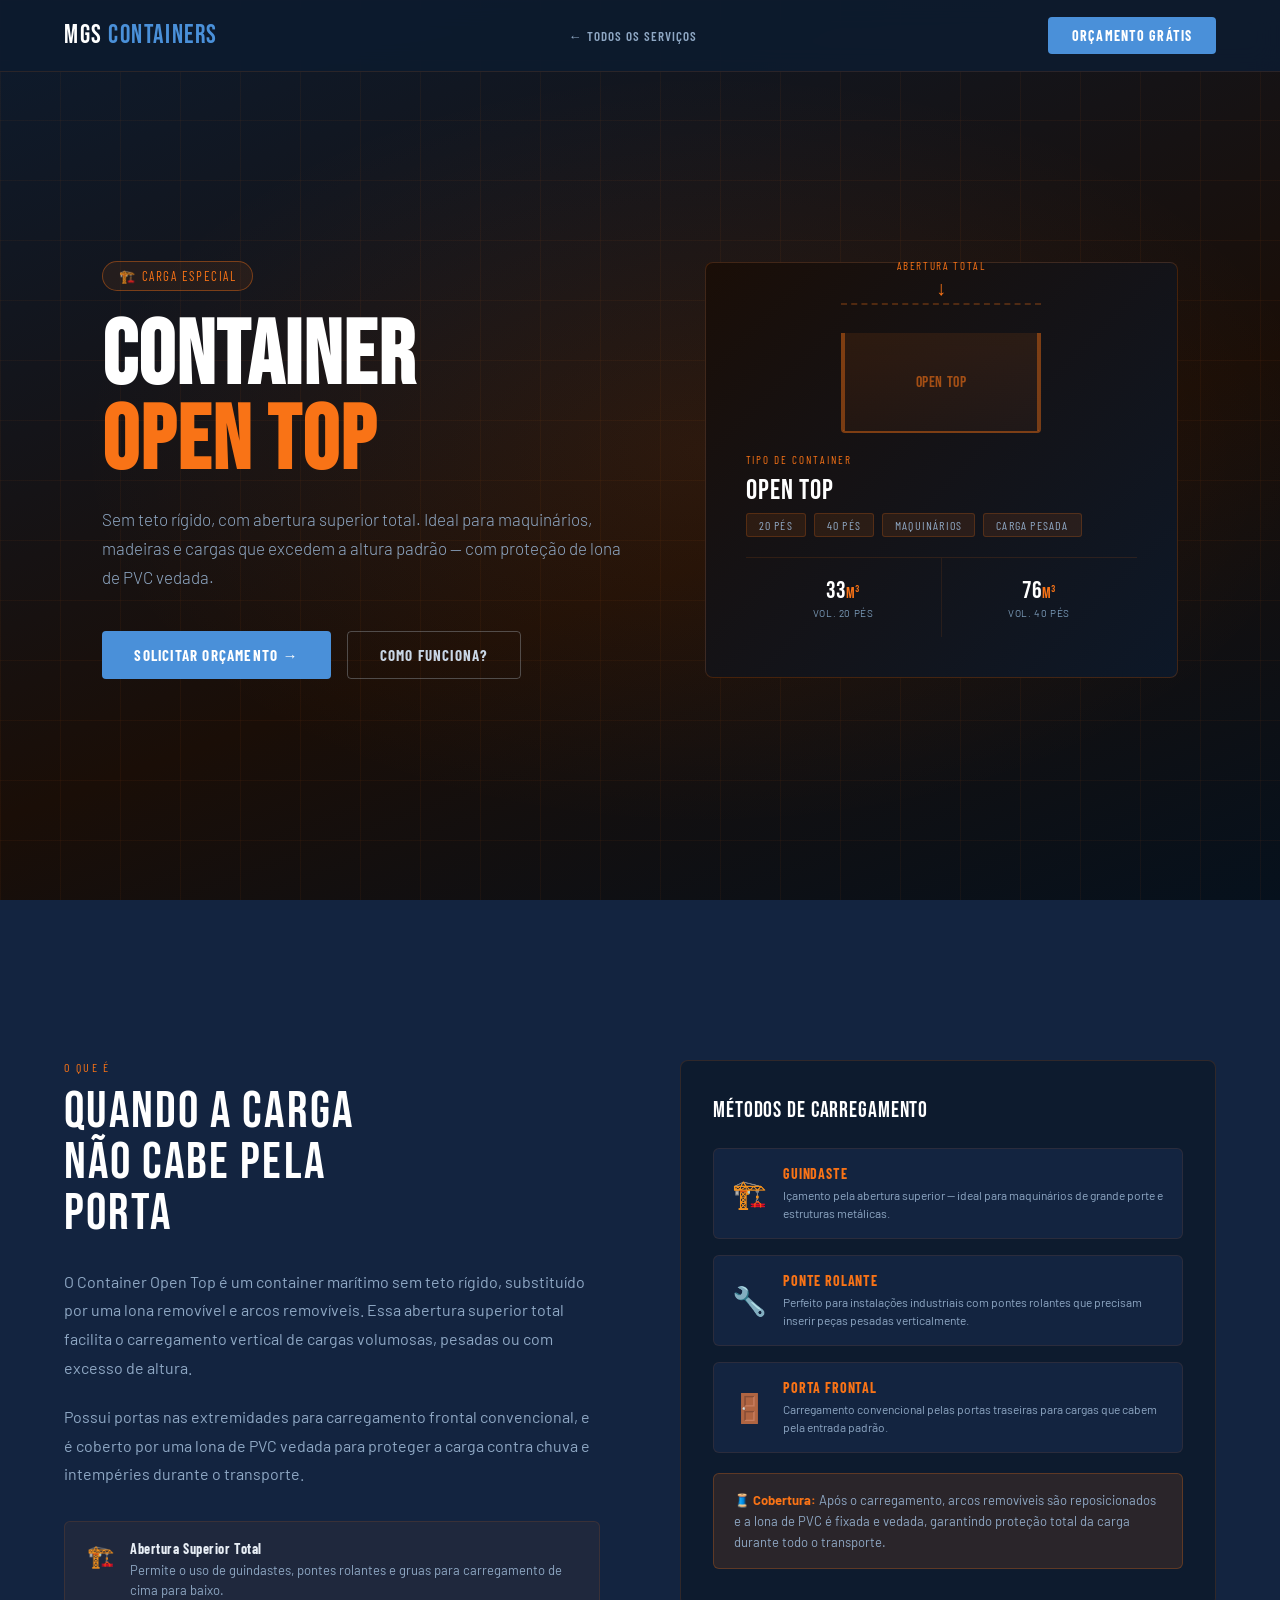
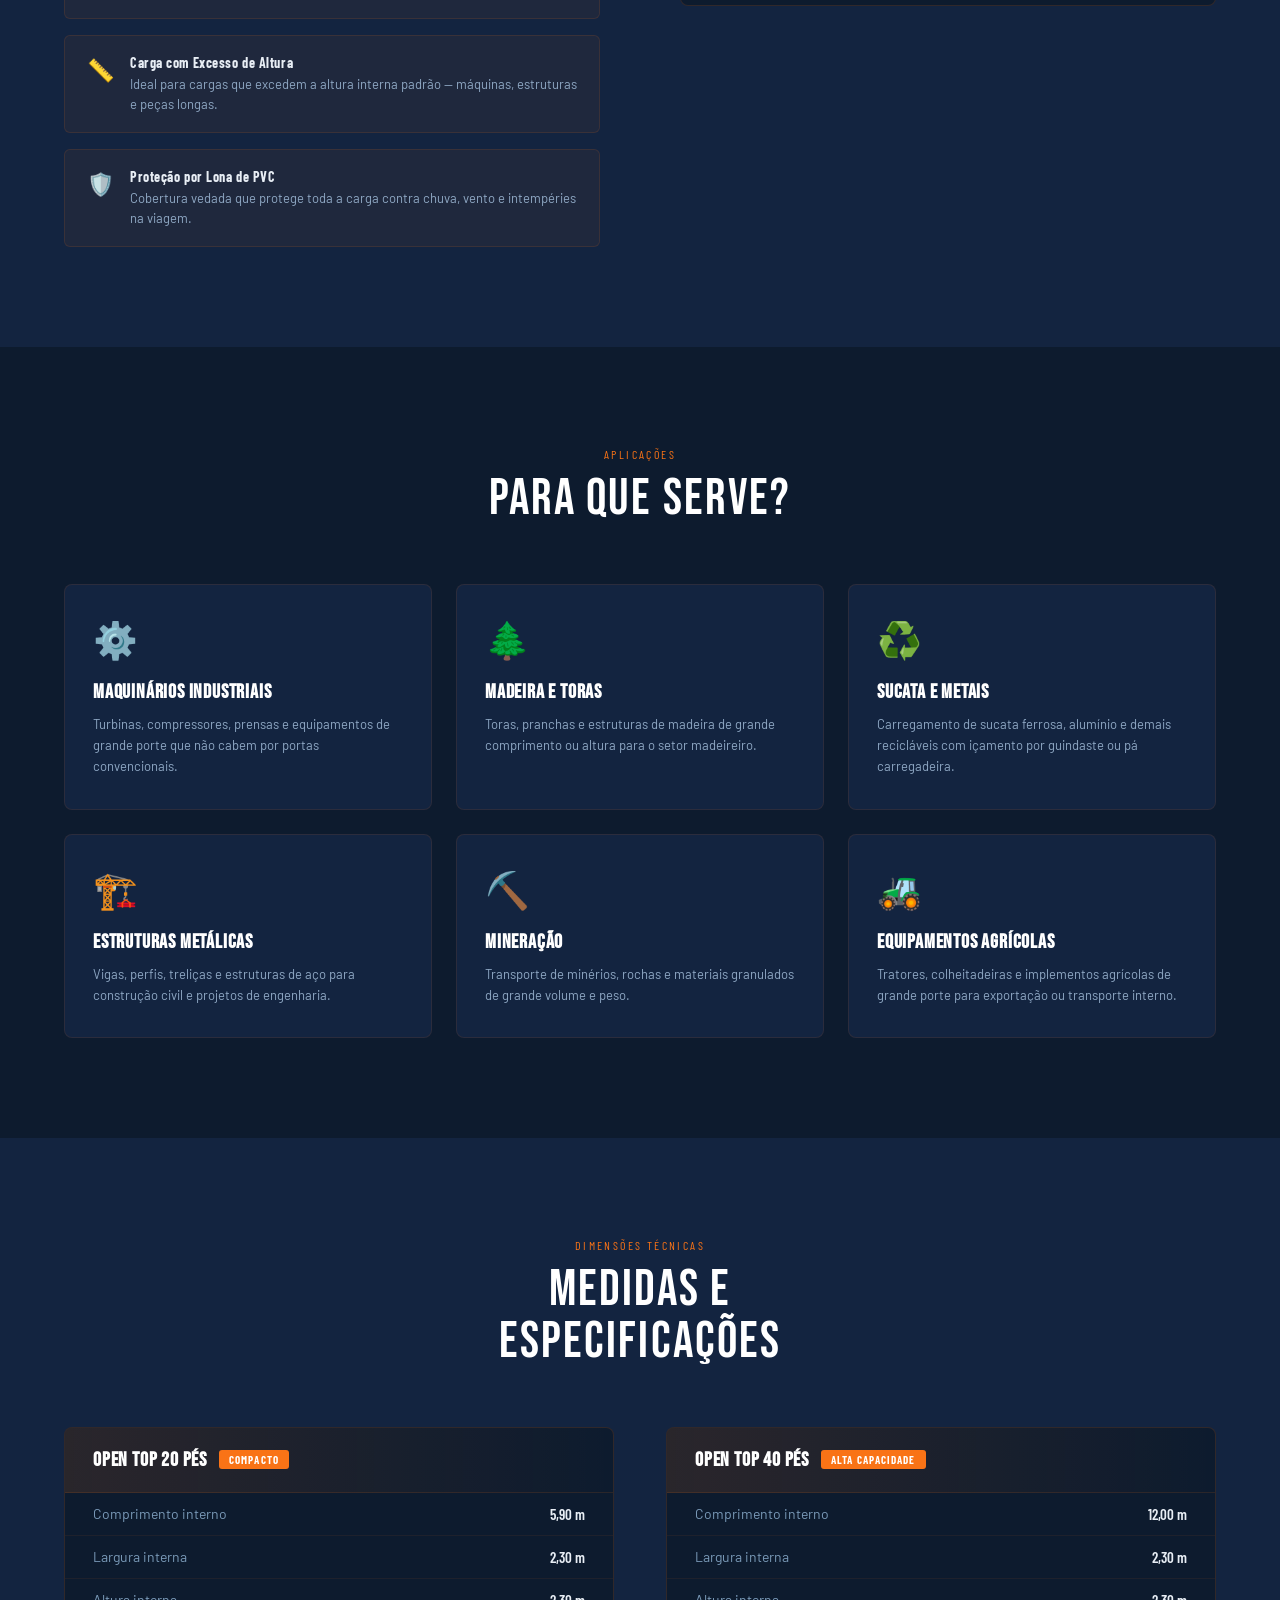
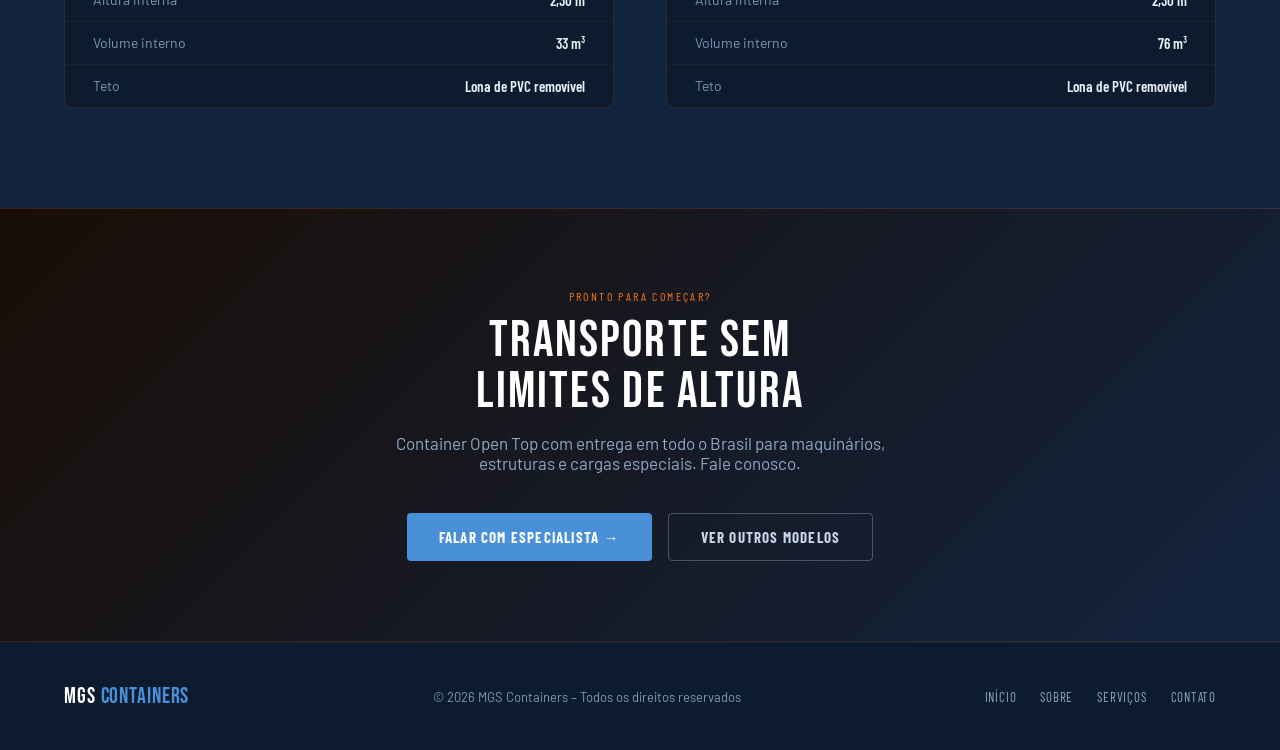
<file: open.html>
<!DOCTYPE html>
<html lang="pt-BR">
<head>
  <meta charset="UTF-8">
  <meta name="viewport" content="width=device-width, initial-scale=1.0">
  <title>Container Open Top – MGS Containers</title>
  <link rel="preconnect" href="https://fonts.googleapis.com">
  <link href="https://fonts.googleapis.com/css2?family=Bebas+Neue&family=Barlow:wght@300;400;500;600;700&family=Barlow+Condensed:wght@400;600;700&display=swap" rel="stylesheet">
  <style>
    *, *::before, *::after { box-sizing: border-box; margin: 0; padding: 0; }
    :root {
      --navy: #0d1b2e; --navy-mid: #132440; --navy-light: #1a3257;
      --silver: #c8d6e5; --silver-bright: #e8eef5; --steel: #8fa8c4;
      --accent: #4a90d9; --accent-glow: #4a90d930; --white: #ffffff; --text-muted: #7a9ab8;
      --orange: #f97316; --orange-dim: rgba(249,115,22,0.12);
    }
    html { scroll-behavior: smooth; }
    body { font-family: 'Barlow', sans-serif; background: var(--navy); color: var(--silver-bright); overflow-x: hidden; }
    ::-webkit-scrollbar { width: 6px; }
    ::-webkit-scrollbar-track { background: var(--navy); }
    ::-webkit-scrollbar-thumb { background: var(--accent); border-radius: 3px; }
    @keyframes fadeUp { from { opacity: 0; transform: translateY(28px); } to { opacity: 1; transform: none; } }
    @keyframes gridMove { 0% { background-position: 0 0; } 100% { background-position: 60px 60px; } }
    @keyframes arrowBounce { 0%,100% { transform: translateY(0); } 50% { transform: translateY(-6px); } }

    nav { position: fixed; top: 0; left: 0; right: 0; z-index: 100; display: flex; align-items: center; justify-content: space-between; padding: 0 5%; height: 72px; background: rgba(13,27,46,0.95); backdrop-filter: blur(14px); border-bottom: 1px solid rgba(249,115,22,0.12); }
    .nav-logo { font-family: 'Bebas Neue', sans-serif; font-size: 26px; color: var(--white); text-decoration: none; letter-spacing: .06em; }
    .nav-logo span { color: var(--accent); }
    .nav-back { display: flex; align-items: center; gap: 8px; font-family: 'Barlow Condensed', sans-serif; font-size: 13px; font-weight: 600; letter-spacing: .08em; text-transform: uppercase; color: var(--steel); text-decoration: none; transition: color .25s; }
    .nav-back:hover { color: var(--orange); }
    .nav-cta { padding: 10px 24px; border-radius: 4px; background: var(--accent); color: var(--white); font-family: 'Barlow Condensed', sans-serif; font-weight: 700; font-size: 14px; letter-spacing: .08em; text-transform: uppercase; text-decoration: none; transition: all .25s; }
    .nav-cta:hover { background: #5aa0e8; }

    .hero { min-height: 100vh; display: flex; align-items: center; justify-content: space-between; position: relative; overflow: hidden; padding: 120px 8% 80px; }
    .hero-bg {
      position: absolute; inset: 0;
      background: radial-gradient(ellipse 70% 60% at 55% 50%, rgba(249,115,22,0.09) 0%, transparent 70%),
                  linear-gradient(160deg, #0d1b2e 0%, #1a0e07 60%, #06111d 100%);
    }
    .hero-bg::before {
      content: ''; position: absolute; inset: 0;
      background-image: linear-gradient(rgba(249,115,22,0.05) 1px, transparent 1px),
                        linear-gradient(90deg, rgba(249,115,22,0.05) 1px, transparent 1px);
      background-size: 60px 60px; animation: gridMove 20s linear infinite;
    }
    .hero-content { position: relative; z-index: 2; max-width: 660px; animation: fadeUp .8s ease both; }
    .hero-badge { display: inline-flex; align-items: center; gap: 8px; padding: 6px 16px; border: 1px solid rgba(249,115,22,0.4); border-radius: 20px; font-family: 'Barlow Condensed', sans-serif; font-size: 13px; letter-spacing: .12em; text-transform: uppercase; color: var(--orange); margin-bottom: 24px; background: rgba(249,115,22,0.08); }
    .hero h1 { font-family: 'Bebas Neue', sans-serif; font-size: clamp(52px, 7vw, 90px); line-height: .95; color: var(--white); letter-spacing: .02em; margin-bottom: 20px; }
    .hero h1 span { color: var(--orange); }
    .hero-sub { font-size: 17px; font-weight: 300; color: var(--steel); line-height: 1.7; max-width: 520px; margin-bottom: 40px; }
    .hero-actions { display: flex; gap: 16px; flex-wrap: wrap; }
    .btn-primary { padding: 14px 32px; border-radius: 4px; background: var(--accent); color: var(--white); font-family: 'Barlow Condensed', sans-serif; font-weight: 700; font-size: 15px; letter-spacing: .08em; text-transform: uppercase; text-decoration: none; transition: all .25s; border: none; cursor: pointer; display: inline-flex; align-items: center; gap: 8px; }
    .btn-primary:hover { background: #5aa0e8; transform: translateY(-2px); box-shadow: 0 8px 24px rgba(74,144,217,0.35); }
    .btn-outline { padding: 14px 32px; border-radius: 4px; border: 1px solid rgba(200,214,229,0.3); color: var(--silver); font-family: 'Barlow Condensed', sans-serif; font-weight: 700; font-size: 15px; letter-spacing: .08em; text-transform: uppercase; text-decoration: none; transition: all .25s; background: transparent; cursor: pointer; display: inline-flex; align-items: center; gap: 8px; }
    .btn-outline:hover { border-color: var(--orange); color: var(--orange); }

    .hero-visual {width: 44%; max-width: 560px; z-index: 2; animation: fadeUp .9s .2s ease both; }
    .hero-visual-box { background: linear-gradient(135deg, #1a0e07 0%, #0d1828 100%); border: 1px solid rgba(249,115,22,0.2); border-radius: 8px; padding: 40px; display: flex; flex-direction: column; gap: 20px; }

    /* Open Top SVG-like visualization */
    .container-viz { position: relative; height: 130px; display: flex; align-items: flex-end; justify-content: center; }
    .c-body { width: 200px; height: 100px; background: linear-gradient(180deg, rgba(249,115,22,0.1) 0%, rgba(249,115,22,0.06) 100%); border: 2px solid rgba(249,115,22,0.4); border-top: none; border-radius: 0 0 4px 4px; position: relative; display: flex; align-items: center; justify-content: center; }
    .c-body-label { font-family: 'Bebas Neue', sans-serif; font-size: 16px; color: rgba(249,115,22,0.6); letter-spacing: .04em; }
    .c-left { position: absolute; left: 0; top: 0; bottom: 0; width: 2px; background: rgba(249,115,22,0.4); }
    .c-right { position: absolute; right: 0; top: 0; bottom: 0; width: 2px; background: rgba(249,115,22,0.4); }
    .open-arrow { position: absolute; top: -28px; left: 50%; transform: translateX(-50%); font-size: 20px; color: var(--orange); animation: arrowBounce 1.5s ease infinite; }
    .open-label { position: absolute; top: -44px; left: 50%; transform: translateX(-50%); white-space: nowrap; font-family: 'Barlow Condensed', sans-serif; font-size: 11px; letter-spacing: .15em; text-transform: uppercase; color: var(--orange); }
    .c-dashed-top { position: absolute; top: 0; width: 200px; border-top: 2px dashed rgba(249,115,22,0.25); }

    .visual-label { font-family: 'Barlow Condensed', sans-serif; font-size: 11px; letter-spacing: .18em; text-transform: uppercase; color: var(--orange); margin-bottom: 8px; }
    .visual-title { font-family: 'Bebas Neue', sans-serif; font-size: 28px; color: var(--white); letter-spacing: .04em; }
    .visual-tags { display: flex; gap: 8px; flex-wrap: wrap; margin-top: 6px; }
    .tag { padding: 4px 12px; border-radius: 3px; background: rgba(249,115,22,0.1); border: 1px solid rgba(249,115,22,0.2); font-family: 'Barlow Condensed', sans-serif; font-size: 12px; letter-spacing: .1em; text-transform: uppercase; color: var(--steel); }
    .hero-stats { display: flex; gap: 0; border-top: 1px solid rgba(249,115,22,0.12); }
    .h-stat { flex: 1; padding: 18px 0; text-align: center; border-right: 1px solid rgba(249,115,22,0.1); }
    .h-stat:last-child { border-right: none; }
    .h-stat-num { font-family: 'Bebas Neue', sans-serif; font-size: 24px; color: var(--white); }
    .h-stat-num span { color: var(--orange); font-size: 16px; }
    .h-stat-label { font-size: 10px; color: var(--text-muted); letter-spacing: .06em; text-transform: uppercase; margin-top: 2px; }

    section { padding: 100px 5%; }
    .section-label { font-family: 'Barlow Condensed', sans-serif; font-size: 12px; letter-spacing: .2em; text-transform: uppercase; color: var(--orange); margin-bottom: 12px; }
    .section-title { font-family: 'Bebas Neue', sans-serif; font-size: clamp(36px, 4vw, 56px); color: var(--white); letter-spacing: .04em; line-height: 1; }

    .overview { background: var(--navy-mid); }
    .overview-grid { display: grid; grid-template-columns: 1fr 1fr; gap: 80px; align-items: start; margin-top: 60px; }
    .overview-text p { font-size: 16px; color: var(--steel); line-height: 1.8; margin-bottom: 20px; }
    .features-list { display: flex; flex-direction: column; gap: 16px; margin-top: 32px; }
    .feat { display: flex; gap: 16px; align-items: flex-start; background: rgba(249,115,22,0.05); border: 1px solid rgba(249,115,22,0.12); border-radius: 6px; padding: 18px 22px; }
    .feat-icon { font-size: 22px; flex-shrink: 0; margin-top: 2px; }
    .feat strong { display: block; color: var(--silver-bright); font-size: 14px; margin-bottom: 4px; font-family: 'Barlow Condensed', sans-serif; letter-spacing: .04em; }
    .feat p { font-size: 13px; color: var(--steel); margin: 0; line-height: 1.5; }

    /* Loading methods visual */
    .loading-card { background: var(--navy); border: 1px solid rgba(249,115,22,0.15); border-radius: 8px; padding: 36px 32px; }
    .loading-title { font-family: 'Bebas Neue', sans-serif; font-size: 22px; color: var(--white); letter-spacing: .04em; margin-bottom: 24px; }
    .loading-methods { display: flex; flex-direction: column; gap: 16px; }
    .lm { display: flex; gap: 16px; align-items: center; padding: 16px 18px; background: var(--navy-mid); border-radius: 6px; border: 1px solid rgba(249,115,22,0.1); }
    .lm-icon { font-size: 28px; flex-shrink: 0; }
    .lm h4 { font-family: 'Barlow Condensed', sans-serif; font-size: 14px; letter-spacing: .06em; text-transform: uppercase; color: var(--orange); margin-bottom: 4px; }
    .lm p { font-size: 12px; color: var(--steel); line-height: 1.5; margin: 0; }
    .cover-info { margin-top: 20px; padding: 16px 20px; background: var(--orange-dim); border: 1px solid rgba(249,115,22,0.25); border-radius: 6px; font-size: 13px; color: var(--steel); line-height: 1.6; }
    .cover-info strong { color: var(--orange); }

    .uses-section { background: var(--navy); }
    .uses-grid { display: grid; grid-template-columns: repeat(3, 1fr); gap: 24px; margin-top: 60px; }
    .use-card { background: var(--navy-mid); border: 1px solid rgba(249,115,22,0.1); border-radius: 8px; padding: 32px 28px; transition: all .3s; }
    .use-card:hover { border-color: rgba(249,115,22,0.35); transform: translateY(-4px); box-shadow: 0 12px 32px rgba(0,0,0,0.3); }
    .use-icon { font-size: 36px; margin-bottom: 18px; }
    .use-card h4 { font-family: 'Bebas Neue', sans-serif; font-size: 20px; color: var(--white); letter-spacing: .04em; margin-bottom: 10px; }
    .use-card p { font-size: 13px; color: var(--steel); line-height: 1.6; }

    .specs-section { background: var(--navy-mid); }
    .specs-grid { display: grid; grid-template-columns: 1fr 1fr; gap: 52px; margin-top: 60px; }
    .spec-card { background: var(--navy); border: 1px solid rgba(249,115,22,0.15); border-radius: 8px; overflow: hidden; }
    .spec-card-header { padding: 20px 28px; background: linear-gradient(90deg, rgba(249,115,22,0.12) 0%, transparent 100%); border-bottom: 1px solid rgba(249,115,22,0.12); display: flex; align-items: center; gap: 12px; }
    .spec-card-header h3 { font-family: 'Bebas Neue', sans-serif; font-size: 20px; color: var(--white); letter-spacing: .04em; }
    .badge { padding: 3px 10px; border-radius: 3px; background: var(--orange); font-family: 'Barlow Condensed', sans-serif; font-size: 11px; letter-spacing: .1em; text-transform: uppercase; color: var(--white); font-weight: 700; }
    .spec-table { width: 100%; border-collapse: collapse; }
    .spec-table td { padding: 12px 28px; font-size: 14px; border-bottom: 1px solid rgba(249,115,22,0.07); }
    .spec-table td:first-child { color: var(--text-muted); }
    .spec-table td:last-child { color: var(--silver-bright); font-weight: 600; text-align: right; font-family: 'Barlow Condensed', sans-serif; font-size: 15px; }
    .spec-table tr:last-child td { border-bottom: none; }
    .spec-table tr:hover td { background: rgba(249,115,22,0.04); }

    .cta-section { background: linear-gradient(135deg, #1a0e07 0%, var(--navy-mid) 100%); border-top: 1px solid rgba(249,115,22,0.15); border-bottom: 1px solid rgba(249,115,22,0.15); padding: 80px 5%; text-align: center; }
    .cta-section .section-title { margin: 12px 0 16px; }
    .cta-section p { font-size: 17px; color: var(--steel); margin-bottom: 40px; max-width: 520px; margin-left: auto; margin-right: auto; }
    .cta-actions { display: flex; gap: 16px; justify-content: center; flex-wrap: wrap; }

    footer { background: var(--navy); padding: 40px 5%; display: flex; align-items: center; justify-content: space-between; flex-wrap: wrap; gap: 20px; border-top: 1px solid rgba(74,144,217,0.1); }
    .footer-brand { font-family: 'Bebas Neue', sans-serif; font-size: 22px; color: var(--white); letter-spacing: .04em; }
    .footer-brand span { color: var(--accent); }
    footer p { font-size: 13px; color: var(--text-muted); }
    .footer-links { display: flex; gap: 24px; }
    .footer-links a { font-family: 'Barlow Condensed', sans-serif; font-size: 13px; letter-spacing: .06em; text-transform: uppercase; color: var(--steel); text-decoration: none; transition: color .2s; }
    .footer-links a:hover { color: var(--accent); }

    @media (max-width: 900px) { .hero-visual { display: none; } .overview-grid { grid-template-columns: 1fr; } .uses-grid { grid-template-columns: repeat(2,1fr); } .specs-grid { grid-template-columns: 1fr; } }
    @media (max-width: 540px) { .uses-grid { grid-template-columns: 1fr; } footer { flex-direction: column; text-align: center; } .footer-links { justify-content: center; } }
  </style>
</head>
<body>

  <nav>
    <a href="index.html" class="nav-logo">MGS <span>Containers</span></a>
    <a href="index.html#servicos" class="nav-back">← Todos os Serviços</a>
    <a href="index.html#contato" class="nav-cta">Orçamento Grátis</a>
  </nav>

  <section class="hero">
    <div class="hero-bg"></div>
    <div class="hero-content">
      <div class="hero-badge">🏗️ Carga Especial</div>
      <h1>Container<br><span>Open Top</span></h1>
      <p class="hero-sub">Sem teto rígido, com abertura superior total. Ideal para maquinários, madeiras e cargas que excedem a altura padrão — com proteção de lona de PVC vedada.</p>
      <div class="hero-actions">
        <a href="index.html#contato" class="btn-primary">Solicitar Orçamento →</a>
        <a href="#overview" class="btn-outline">Como funciona?</a>
      </div>
    </div>
    <div class="hero-visual">
      <div class="hero-visual-box">
        <div class="container-viz">
          <div class="c-dashed-top"></div>
          <div class="open-label">Abertura Total</div>
          <div class="open-arrow">↓</div>
          <div class="c-body">
            <div class="c-left"></div>
            <div class="c-right"></div>
            <div class="c-body-label">OPEN TOP</div>
          </div>
        </div>
        <div>
          <div class="visual-label">Tipo de Container</div>
          <div class="visual-title">Open Top</div>
          <div class="visual-tags">
            <span class="tag">20 pés</span>
            <span class="tag">40 pés</span>
            <span class="tag">Maquinários</span>
            <span class="tag">Carga Pesada</span>
          </div>
        </div>
        <div class="hero-stats">
          <div class="h-stat">
            <div class="h-stat-num">33<span>m³</span></div>
            <div class="h-stat-label">Vol. 20 pés</div>
          </div>
          <div class="h-stat">
            <div class="h-stat-num">76<span>m³</span></div>
            <div class="h-stat-label">Vol. 40 pés</div>
          </div>
          
        </div>
      </div>
    </div>
  </section>

  <section class="overview" id="overview">
    <div class="overview-grid">
      <div class="overview-text">
        <div class="section-label">O que é</div>
        <div class="section-title" style="margin-bottom:28px">Quando a carga<br>não cabe pela<br>porta</div>
        <p>O Container Open Top é um container marítimo sem teto rígido, substituído por uma lona removível e arcos removíveis. Essa abertura superior total facilita o carregamento vertical de cargas volumosas, pesadas ou com excesso de altura.</p>
        <p>Possui portas nas extremidades para carregamento frontal convencional, e é coberto por uma lona de PVC vedada para proteger a carga contra chuva e intempéries durante o transporte.</p>
        <div class="features-list">
          <div class="feat"><div class="feat-icon">🏗️</div><div><strong>Abertura Superior Total</strong><p>Permite o uso de guindastes, pontes rolantes e gruas para carregamento de cima para baixo.</p></div></div>
          <div class="feat"><div class="feat-icon">📏</div><div><strong>Carga com Excesso de Altura</strong><p>Ideal para cargas que excedem a altura interna padrão — máquinas, estruturas e peças longas.</p></div></div>
          <div class="feat"><div class="feat-icon">🛡️</div><div><strong>Proteção por Lona de PVC</strong><p>Cobertura vedada que protege toda a carga contra chuva, vento e intempéries na viagem.</p></div></div>
        </div>
      </div>
      <div>
        <div class="loading-card">
          <div class="loading-title">Métodos de Carregamento</div>
          <div class="loading-methods">
            <div class="lm"><div class="lm-icon">🏗️</div><div><h4>Guindaste</h4><p>Içamento pela abertura superior — ideal para maquinários de grande porte e estruturas metálicas.</p></div></div>
            <div class="lm"><div class="lm-icon">🔧</div><div><h4>Ponte Rolante</h4><p>Perfeito para instalações industriais com pontes rolantes que precisam inserir peças pesadas verticalmente.</p></div></div>
            <div class="lm"><div class="lm-icon">🚪</div><div><h4>Porta Frontal</h4><p>Carregamento convencional pelas portas traseiras para cargas que cabem pela entrada padrão.</p></div></div>
          </div>
          <div class="cover-info">
            <strong>🧵 Cobertura:</strong> Após o carregamento, arcos removíveis são reposicionados e a lona de PVC é fixada e vedada, garantindo proteção total da carga durante todo o transporte.
          </div>
        </div>
      </div>
    </div>
  </section>

  <section class="uses-section">
    <div style="text-align:center">
      <div class="section-label">Aplicações</div>
      <div class="section-title">Para que serve?</div>
    </div>
    <div class="uses-grid">
      <div class="use-card"><div class="use-icon">⚙️</div><h4>Maquinários Industriais</h4><p>Turbinas, compressores, prensas e equipamentos de grande porte que não cabem por portas convencionais.</p></div>
      <div class="use-card"><div class="use-icon">🌲</div><h4>Madeira e Toras</h4><p>Toras, pranchas e estruturas de madeira de grande comprimento ou altura para o setor madeireiro.</p></div>
      <div class="use-card"><div class="use-icon">♻️</div><h4>Sucata e Metais</h4><p>Carregamento de sucata ferrosa, alumínio e demais recicláveis com içamento por guindaste ou pá carregadeira.</p></div>
      <div class="use-card"><div class="use-icon">🏗️</div><h4>Estruturas Metálicas</h4><p>Vigas, perfis, treliças e estruturas de aço para construção civil e projetos de engenharia.</p></div>
      <div class="use-card"><div class="use-icon">⛏️</div><h4>Mineração</h4><p>Transporte de minérios, rochas e materiais granulados de grande volume e peso.</p></div>
      <div class="use-card"><div class="use-icon">🚜</div><h4>Equipamentos Agrícolas</h4><p>Tratores, colheitadeiras e implementos agrícolas de grande porte para exportação ou transporte interno.</p></div>
    </div>
  </section>

  <section class="specs-section" id="specs">
    <div style="text-align:center; margin-bottom:60px">
      <div class="section-label">Dimensões Técnicas</div>
      <div class="section-title">Medidas e<br>Especificações</div>
    </div>
    <div class="specs-grid">
      <div class="spec-card">
        <div class="spec-card-header"><h3>Open Top 20 Pés</h3><span class="badge">Compacto</span></div>
        <table class="spec-table">
          <tr><td>Comprimento interno</td><td>5,90 m</td></tr>
          <tr><td>Largura interna</td><td>2,30 m</td></tr>
          <tr><td>Altura interna</td><td>2,30 m</td></tr>
          <tr><td>Volume interno</td><td>33 m³</td></tr>
          <tr><td>Teto</td><td>Lona de PVC removível</td></tr>
        </table>
      </div>
      <div class="spec-card">
        <div class="spec-card-header"><h3>Open Top 40 Pés</h3><span class="badge">Alta Capacidade</span></div>
        <table class="spec-table">
          <tr><td>Comprimento interno</td><td>12,00 m</td></tr>
          <tr><td>Largura interna</td><td>2,30 m</td></tr>
          <tr><td>Altura interna</td><td>2,30 m</td></tr>
          <tr><td>Volume interno</td><td>76 m³</td></tr>
          <tr><td>Teto</td><td>Lona de PVC removível</td></tr>
        </table>
      </div>
    </div>
  </section>

  <section class="cta-section">
    <div class="section-label">Pronto para começar?</div>
    <div class="section-title">Transporte sem<br>limites de altura</div>
    <p>Container Open Top com entrega em todo o Brasil para maquinários, estruturas e cargas especiais. Fale conosco.</p>
    <div class="cta-actions">
      <a href="index.html#contato" class="btn-primary">Falar com Especialista →</a>
      <a href="index.html#servicos" class="btn-outline">Ver Outros Modelos</a>
    </div>
  </section>

  <footer>
    <div class="footer-brand">MGS <span>Containers</span></div>
    <p>© 2026 MGS Containers – Todos os direitos reservados</p>
    <div class="footer-links">
      <a href="index.html">Início</a>
      <a href="index.html#sobre">Sobre</a>
      <a href="index.html#servicos">Serviços</a>
      <a href="index.html#contato">Contato</a>
    </div>
  </footer>

</body>
</html>
</file>
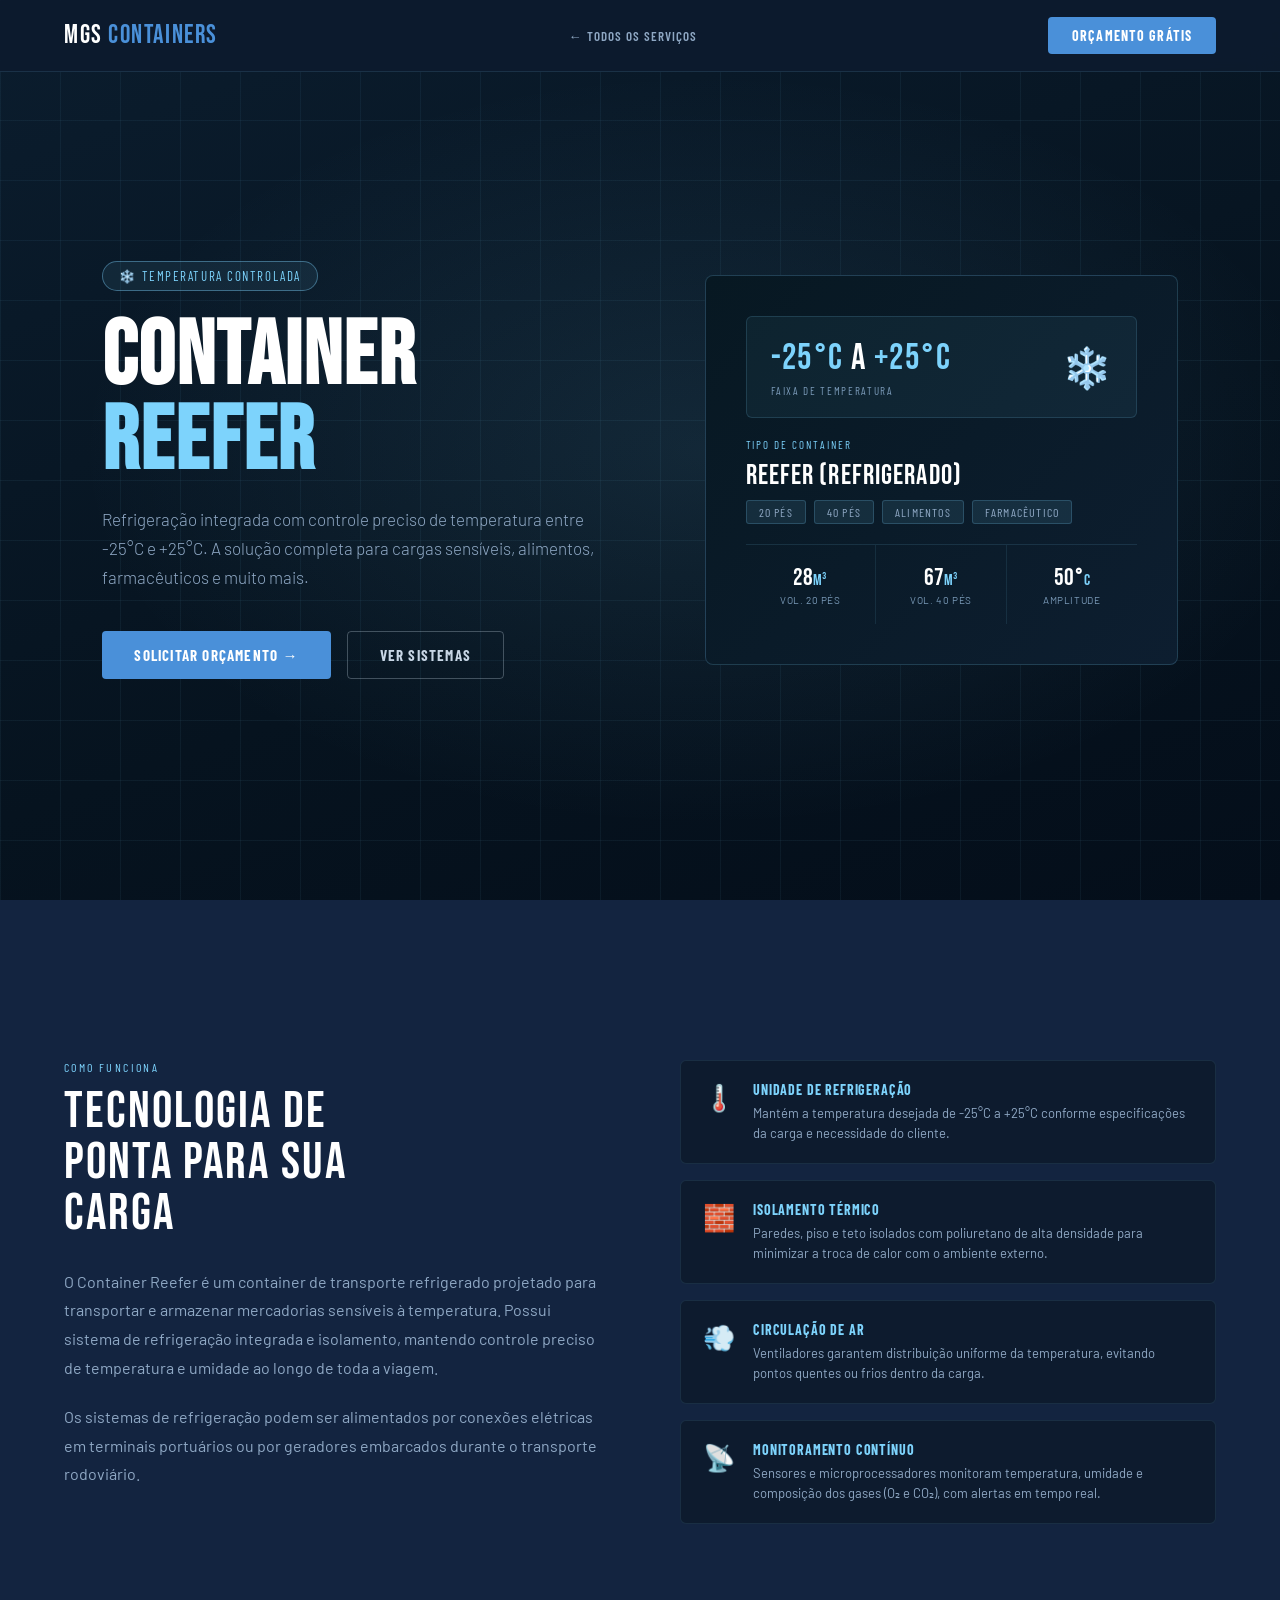
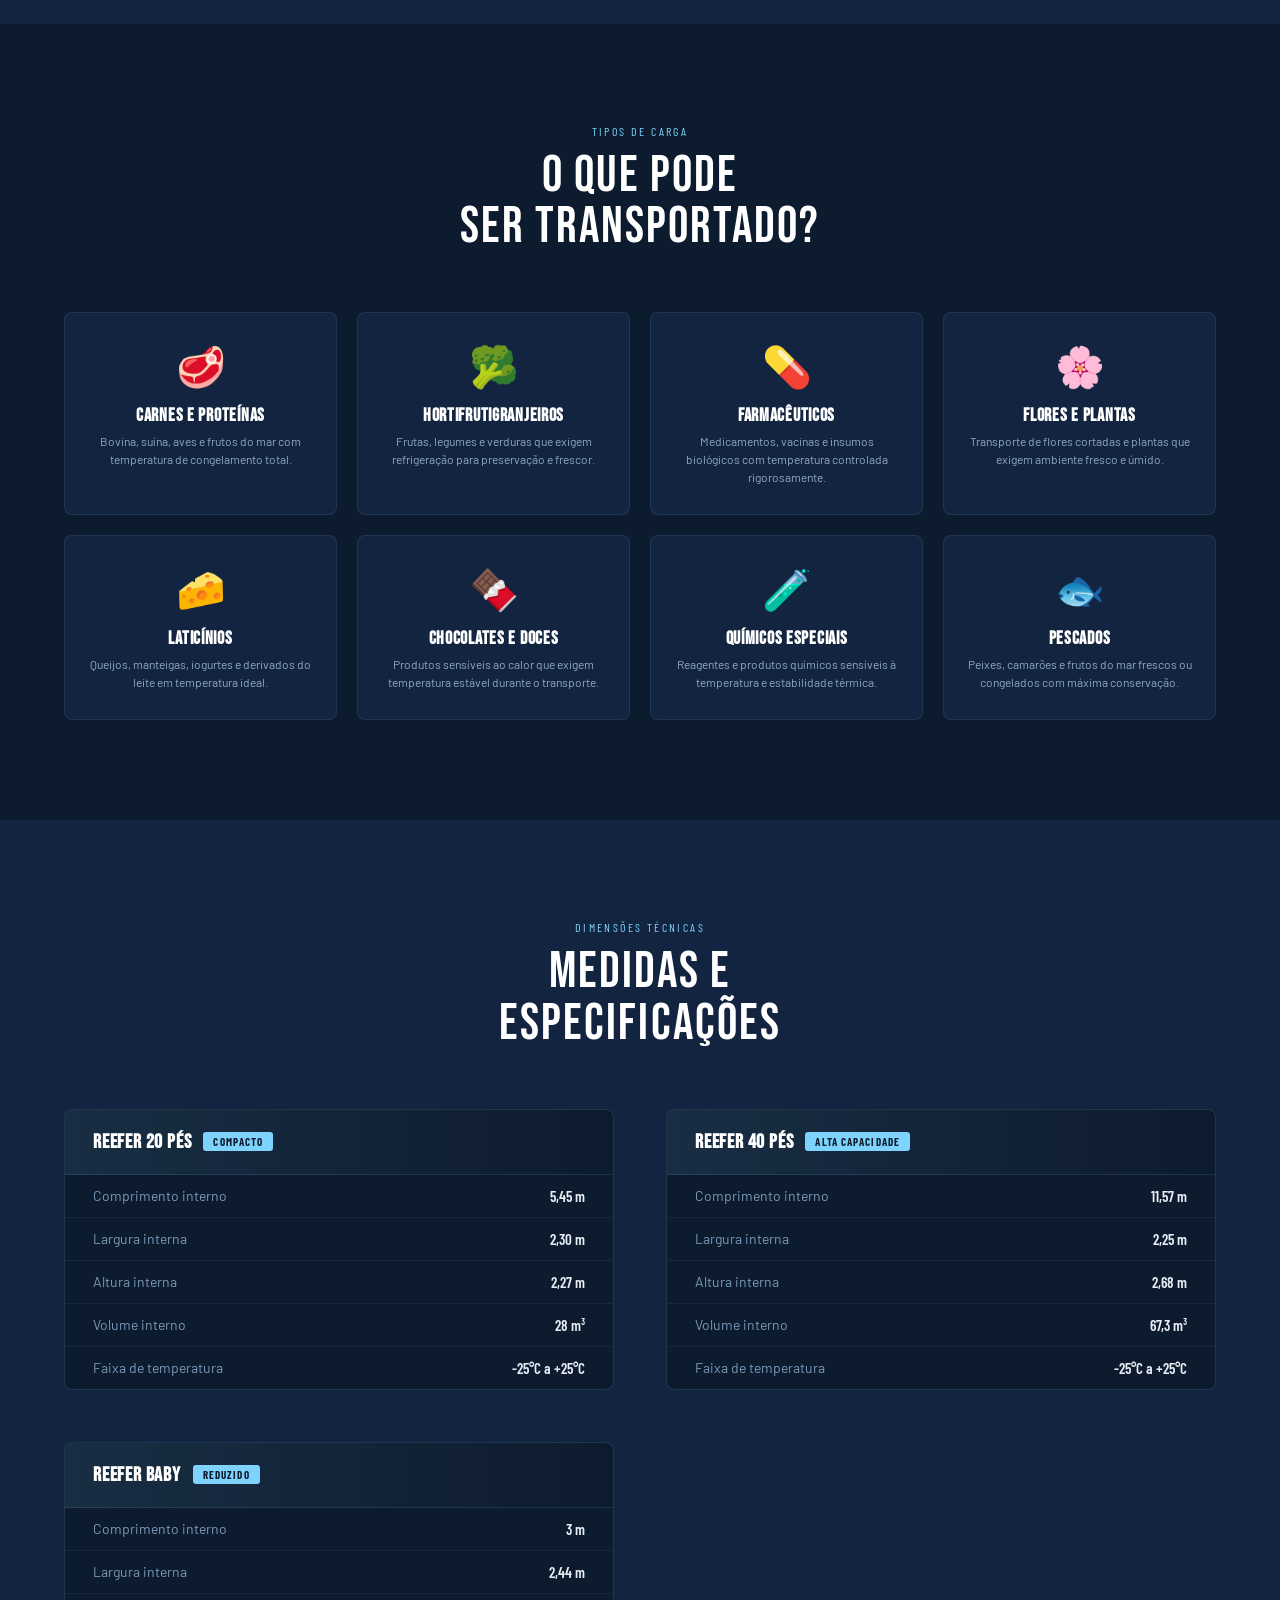
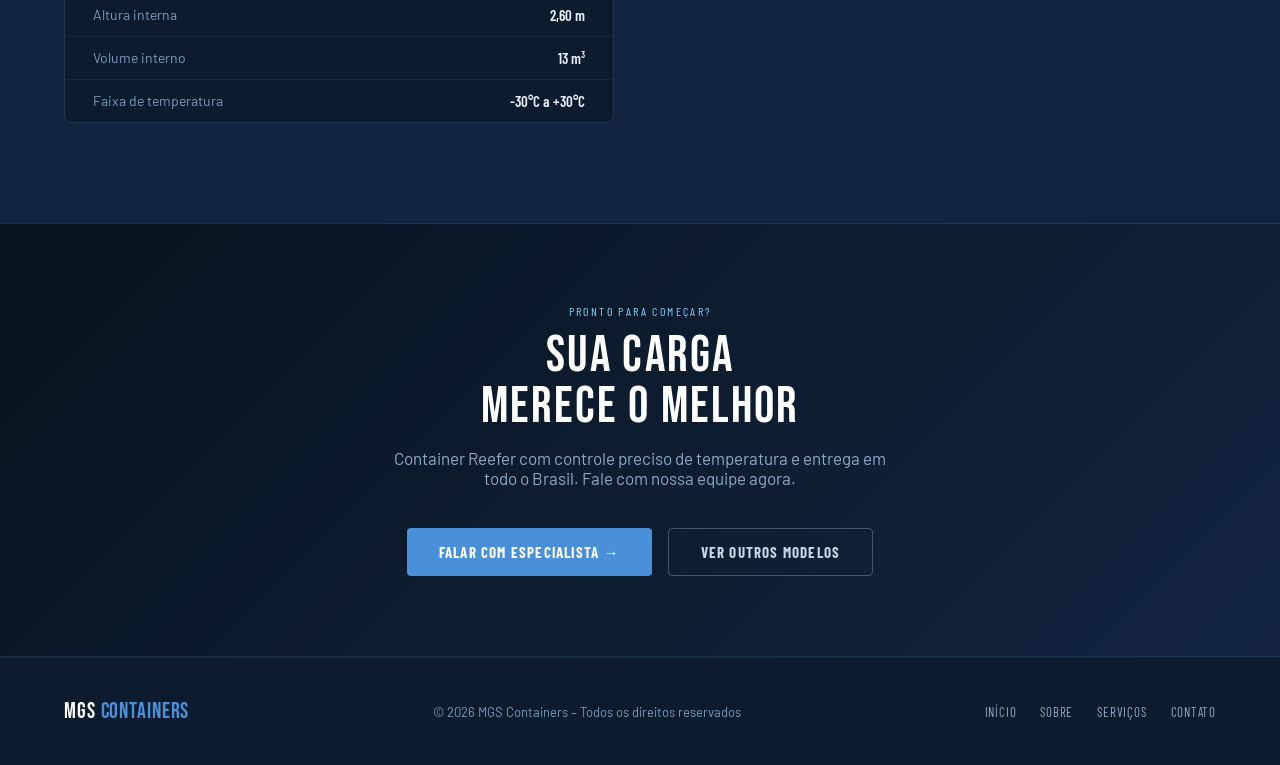
<file: reefer.html>
<!DOCTYPE html>
<html lang="pt-BR">
<head>
  <meta charset="UTF-8">
  <meta name="viewport" content="width=device-width, initial-scale=1.0">
  <title>Container Reefer (Refrigerado) – MGS Containers</title>
  <link rel="preconnect" href="https://fonts.googleapis.com">
  <link href="https://fonts.googleapis.com/css2?family=Bebas+Neue&family=Barlow:wght@300;400;500;600;700&family=Barlow+Condensed:wght@400;600;700&display=swap" rel="stylesheet">
  <style>
    *, *::before, *::after { box-sizing: border-box; margin: 0; padding: 0; }
    :root {
      --navy: #0d1b2e; --navy-mid: #132440; --navy-light: #1a3257;
      --silver: #c8d6e5; --silver-bright: #e8eef5; --steel: #8fa8c4;
      --accent: #4a90d9; --accent-glow: #4a90d930; --white: #ffffff; --text-muted: #7a9ab8;
      --ice: #7dd3fc; --ice-dim: rgba(125,211,252,0.12);
    }
    html { scroll-behavior: smooth; }
    body { font-family: 'Barlow', sans-serif; background: var(--navy); color: var(--silver-bright); overflow-x: hidden; }
    ::-webkit-scrollbar { width: 6px; }
    ::-webkit-scrollbar-track { background: var(--navy); }
    ::-webkit-scrollbar-thumb { background: var(--ice); border-radius: 3px; }
    @keyframes fadeUp { from { opacity: 0; transform: translateY(28px); } to { opacity: 1; transform: none; } }
    @keyframes gridMove { 0% { background-position: 0 0; } 100% { background-position: 60px 60px; } }
    @keyframes frost { 0%,100% { opacity:.6; } 50% { opacity:1; } }

    nav { position: fixed; top: 0; left: 0; right: 0; z-index: 100; display: flex; align-items: center; justify-content: space-between; padding: 0 5%; height: 72px; background: rgba(13,27,46,0.95); backdrop-filter: blur(14px); border-bottom: 1px solid rgba(125,211,252,0.12); }
    .nav-logo { font-family: 'Bebas Neue', sans-serif; font-size: 26px; color: var(--white); text-decoration: none; letter-spacing: .06em; }
    .nav-logo span { color: var(--accent); }
    .nav-back { display: flex; align-items: center; gap: 8px; font-family: 'Barlow Condensed', sans-serif; font-size: 13px; font-weight: 600; letter-spacing: .08em; text-transform: uppercase; color: var(--steel); text-decoration: none; transition: color .25s; }
    .nav-back:hover { color: var(--ice); }
    .nav-cta { padding: 10px 24px; border-radius: 4px; background: var(--accent); color: var(--white); font-family: 'Barlow Condensed', sans-serif; font-weight: 700; font-size: 14px; letter-spacing: .08em; text-transform: uppercase; text-decoration: none; transition: all .25s; }
    .nav-cta:hover { background: #5aa0e8; }

    .hero { min-height: 100vh; display: flex; align-items: center; justify-content: space-between; position: relative; overflow: hidden; padding: 120px 8% 80px; }
    .hero-bg {
      position: absolute; inset: 0;
      background: radial-gradient(ellipse 70% 60% at 55% 50%, rgba(125,211,252,0.1) 0%, transparent 70%),
                  linear-gradient(160deg, #0b1d2e 0%, #06131f 60%, #040e1a 100%);
    }
    .hero-bg::before {
      content: ''; position: absolute; inset: 0;
      background-image: linear-gradient(rgba(125,211,252,0.06) 1px, transparent 1px),
                        linear-gradient(90deg, rgba(125,211,252,0.06) 1px, transparent 1px);
      background-size: 60px 60px; animation: gridMove 20s linear infinite;
    }
    .hero-content { position: relative; z-index: 2; max-width: 660px; animation: fadeUp .8s ease both; }
    .hero-badge { display: inline-flex; align-items: center; gap: 8px; padding: 6px 16px; border: 1px solid rgba(125,211,252,0.4); border-radius: 20px; font-family: 'Barlow Condensed', sans-serif; font-size: 13px; letter-spacing: .12em; text-transform: uppercase; color: var(--ice); margin-bottom: 24px; background: rgba(125,211,252,0.08); }
    .hero h1 { font-family: 'Bebas Neue', sans-serif; font-size: clamp(52px, 7vw, 90px); line-height: .95; color: var(--white); letter-spacing: .02em; margin-bottom: 20px; }
    .hero h1 span { color: var(--ice); }
    .hero-sub { font-size: 17px; font-weight: 300; color: var(--steel); line-height: 1.7; max-width: 520px; margin-bottom: 40px; }
    .hero-actions { display: flex; gap: 16px; flex-wrap: wrap; }
    .btn-primary { padding: 14px 32px; border-radius: 4px; background: var(--accent); color: var(--white); font-family: 'Barlow Condensed', sans-serif; font-weight: 700; font-size: 15px; letter-spacing: .08em; text-transform: uppercase; text-decoration: none; transition: all .25s; border: none; cursor: pointer; display: inline-flex; align-items: center; gap: 8px; }
    .btn-primary:hover { background: #5aa0e8; transform: translateY(-2px); box-shadow: 0 8px 24px rgba(74,144,217,0.35); }
    .btn-outline { padding: 14px 32px; border-radius: 4px; border: 1px solid rgba(200,214,229,0.3); color: var(--silver); font-family: 'Barlow Condensed', sans-serif; font-weight: 700; font-size: 15px; letter-spacing: .08em; text-transform: uppercase; text-decoration: none; transition: all .25s; background: transparent; cursor: pointer; display: inline-flex; align-items: center; gap: 8px; }
    .btn-outline:hover { border-color: var(--ice); color: var(--ice); }

    .hero-visual {width: 44%; max-width: 560px; z-index: 2; animation: fadeUp .9s .2s ease both; }
    .hero-visual-box { background: linear-gradient(135deg, #071822 0%, #0d1e30 100%); border: 1px solid rgba(125,211,252,0.2); border-radius: 8px; padding: 40px; display: flex; flex-direction: column; gap: 20px; }
    .temp-display { display: flex; align-items: center; justify-content: space-between; padding: 20px 24px; background: rgba(125,211,252,0.06); border: 1px solid rgba(125,211,252,0.15); border-radius: 6px; }
    .temp-range { font-family: 'Bebas Neue', sans-serif; font-size: 36px; color: var(--white); letter-spacing: .04em; }
    .temp-range span { color: var(--ice); }
    .temp-label { font-family: 'Barlow Condensed', sans-serif; font-size: 11px; letter-spacing: .15em; text-transform: uppercase; color: var(--text-muted); margin-top: 4px; }
    .frost-icon { font-size: 40px; animation: frost 3s ease infinite; }
    .visual-label { font-family: 'Barlow Condensed', sans-serif; font-size: 11px; letter-spacing: .18em; text-transform: uppercase; color: var(--ice); margin-bottom: 8px; }
    .visual-title { font-family: 'Bebas Neue', sans-serif; font-size: 28px; color: var(--white); letter-spacing: .04em; }
    .visual-tags { display: flex; gap: 8px; flex-wrap: wrap; }
    .tag { padding: 4px 12px; border-radius: 3px; background: rgba(125,211,252,0.1); border: 1px solid rgba(125,211,252,0.2); font-family: 'Barlow Condensed', sans-serif; font-size: 12px; letter-spacing: .1em; text-transform: uppercase; color: var(--steel); }
    .hero-stats { display: flex; gap: 0; border-top: 1px solid rgba(125,211,252,0.12); }
    .h-stat { flex: 1; padding: 18px 0; text-align: center; border-right: 1px solid rgba(125,211,252,0.1); }
    .h-stat:last-child { border-right: none; }
    .h-stat-num { font-family: 'Bebas Neue', sans-serif; font-size: 24px; color: var(--white); }
    .h-stat-num span { color: var(--ice); font-size: 16px; }
    .h-stat-label { font-size: 10px; color: var(--text-muted); letter-spacing: .06em; text-transform: uppercase; margin-top: 2px; }

    section { padding: 100px 5%; }
    .section-label { font-family: 'Barlow Condensed', sans-serif; font-size: 12px; letter-spacing: .2em; text-transform: uppercase; color: var(--ice); margin-bottom: 12px; }
    .section-title { font-family: 'Bebas Neue', sans-serif; font-size: clamp(36px, 4vw, 56px); color: var(--white); letter-spacing: .04em; line-height: 1; }

    /* SYSTEMS */
    .systems-section { background: var(--navy-mid); }
    .systems-intro { display: grid; grid-template-columns: 1fr 1fr; gap: 80px; align-items: start; margin-top: 60px; }
    .systems-text p { font-size: 16px; color: var(--steel); line-height: 1.8; margin-bottom: 20px; }
    .systems-grid-right { display: flex; flex-direction: column; gap: 16px; }
    .sys-card { display: flex; gap: 18px; align-items: flex-start; background: var(--navy); border: 1px solid rgba(125,211,252,0.1); border-radius: 6px; padding: 20px 22px; transition: border-color .3s; }
    .sys-card:hover { border-color: rgba(125,211,252,0.3); }
    .sys-icon { font-size: 26px; flex-shrink: 0; }
    .sys-card h4 { font-family: 'Barlow Condensed', sans-serif; font-size: 14px; letter-spacing: .06em; color: var(--ice); margin-bottom: 6px; text-transform: uppercase; }
    .sys-card p { font-size: 13px; color: var(--steel); line-height: 1.5; margin: 0; }

    /* CARGO GRID */
    .cargo-section { background: var(--navy); }
    .cargo-grid { display: grid; grid-template-columns: repeat(4, 1fr); gap: 20px; margin-top: 60px; }
    .cargo-card { background: var(--navy-mid); border: 1px solid rgba(125,211,252,0.1); border-radius: 8px; padding: 28px 22px; text-align: center; transition: all .3s; }
    .cargo-card:hover { border-color: rgba(125,211,252,0.3); transform: translateY(-4px); }
    .cargo-icon { font-size: 40px; margin-bottom: 14px; display: block; }
    .cargo-card h4 { font-family: 'Bebas Neue', sans-serif; font-size: 18px; color: var(--white); letter-spacing: .04em; margin-bottom: 6px; }
    .cargo-card p { font-size: 12px; color: var(--steel); line-height: 1.5; }

    /* SPECS */
    .specs-section { background: var(--navy-mid); }
    .specs-grid { display: grid; grid-template-columns: 1fr 1fr; gap: 52px; margin-top: 60px; }
    .spec-card { background: var(--navy); border: 1px solid rgba(125,211,252,0.15); border-radius: 8px; overflow: hidden; }
    .spec-card-header { padding: 20px 28px; background: linear-gradient(90deg, rgba(125,211,252,0.1) 0%, transparent 100%); border-bottom: 1px solid rgba(125,211,252,0.12); display: flex; align-items: center; gap: 12px; }
    .spec-card-header h3 { font-family: 'Bebas Neue', sans-serif; font-size: 20px; color: var(--white); letter-spacing: .04em; }
    .badge { padding: 3px 10px; border-radius: 3px; background: var(--ice); font-family: 'Barlow Condensed', sans-serif; font-size: 11px; letter-spacing: .1em; text-transform: uppercase; color: var(--navy); font-weight: 700; }
    .spec-table { width: 100%; border-collapse: collapse; }
    .spec-table td { padding: 12px 28px; font-size: 14px; border-bottom: 1px solid rgba(125,211,252,0.07); }
    .spec-table td:first-child { color: var(--text-muted); }
    .spec-table td:last-child { color: var(--silver-bright); font-weight: 600; text-align: right; font-family: 'Barlow Condensed', sans-serif; font-size: 15px; }
    .spec-table tr:last-child td { border-bottom: none; }
    .spec-table tr:hover td { background: rgba(125,211,252,0.04); }

    .cta-section { background: linear-gradient(135deg, #07141e 0%, var(--navy-mid) 100%); border-top: 1px solid rgba(125,211,252,0.12); border-bottom: 1px solid rgba(125,211,252,0.12); padding: 80px 5%; text-align: center; }
    .cta-section .section-title { margin: 12px 0 16px; }
    .cta-section p { font-size: 17px; color: var(--steel); margin-bottom: 40px; max-width: 520px; margin-left: auto; margin-right: auto; }
    .cta-actions { display: flex; gap: 16px; justify-content: center; flex-wrap: wrap; }

    footer { background: var(--navy); padding: 40px 5%; display: flex; align-items: center; justify-content: space-between; flex-wrap: wrap; gap: 20px; border-top: 1px solid rgba(74,144,217,0.1); }
    .footer-brand { font-family: 'Bebas Neue', sans-serif; font-size: 22px; color: var(--white); letter-spacing: .04em; }
    .footer-brand span { color: var(--accent); }
    footer p { font-size: 13px; color: var(--text-muted); }
    .footer-links { display: flex; gap: 24px; }
    .footer-links a { font-family: 'Barlow Condensed', sans-serif; font-size: 13px; letter-spacing: .06em; text-transform: uppercase; color: var(--steel); text-decoration: none; transition: color .2s; }
    .footer-links a:hover { color: var(--accent); }

    @media (max-width: 1100px) { .cargo-grid { grid-template-columns: repeat(2,1fr); } }
    @media (max-width: 900px) { .hero-visual { display: none; } .systems-intro { grid-template-columns: 1fr; } .specs-grid { grid-template-columns: 1fr; } }
    @media (max-width: 540px) { .cargo-grid { grid-template-columns: repeat(2,1fr); } footer { flex-direction: column; text-align: center; } .footer-links { justify-content: center; } }
  </style>
</head>
<body>

  <nav>
    <a href="index.html" class="nav-logo">MGS <span>Containers</span></a>
    <a href="index.html#servicos" class="nav-back">← Todos os Serviços</a>
    <a href="index.html#contato" class="nav-cta">Orçamento Grátis</a>
  </nav>

  <section class="hero">
    <div class="hero-bg"></div>
    <div class="hero-content">
      <div class="hero-badge">❄️ Temperatura Controlada</div>
      <h1>Container<br><span>Reefer</span></h1>
      <p class="hero-sub">Refrigeração integrada com controle preciso de temperatura entre -25°C e +25°C. A solução completa para cargas sensíveis, alimentos, farmacêuticos e muito mais.</p>
      <div class="hero-actions">
        <a href="index.html#contato" class="btn-primary">Solicitar Orçamento →</a>
        <a href="#systems" class="btn-outline">Ver Sistemas</a>
      </div>
    </div>
    <div class="hero-visual">
      <div class="hero-visual-box">
        <div class="temp-display">
          <div>
            <div class="temp-range"><span>-25°C</span> a <span>+25°C</span></div>
            <div class="temp-label">Faixa de Temperatura</div>
          </div>
          <div class="frost-icon">❄️</div>
        </div>
        <div>
          <div class="visual-label">Tipo de Container</div>
          <div class="visual-title">Reefer (Refrigerado)</div>
          <div class="visual-tags" style="margin-top:8px">
            <span class="tag">20 pés</span>
            <span class="tag">40 pés</span>
            <span class="tag">Alimentos</span>
            <span class="tag">Farmacêutico</span>
          </div>
        </div>
        <div class="hero-stats">
          <div class="h-stat">
            <div class="h-stat-num">28<span>m³</span></div>
            <div class="h-stat-label">Vol. 20 pés</div>
          </div>
          <div class="h-stat">
            <div class="h-stat-num">67<span>m³</span></div>
            <div class="h-stat-label">Vol. 40 pés</div>
          </div>
          <div class="h-stat">
            <div class="h-stat-num">50°<span>C</span></div>
            <div class="h-stat-label">Amplitude</div>
          </div>
        </div>
      </div>
    </div>
  </section>

  <section class="systems-section" id="systems">
    <div class="systems-intro">
      <div class="systems-text">
        <div class="section-label">Como funciona</div>
        <div class="section-title" style="margin-bottom:28px">Tecnologia de<br>ponta para sua<br>carga</div>
        <p>O Container Reefer é um container de transporte refrigerado projetado para transportar e armazenar mercadorias sensíveis à temperatura. Possui sistema de refrigeração integrada e isolamento, mantendo controle preciso de temperatura e umidade ao longo de toda a viagem.</p>
        <p>Os sistemas de refrigeração podem ser alimentados por conexões elétricas em terminais portuários ou por geradores embarcados durante o transporte rodoviário.</p>
      </div>
      <div class="systems-grid-right">
        <div class="sys-card"><div class="sys-icon">🌡️</div><div><h4>Unidade de Refrigeração</h4><p>Mantém a temperatura desejada de -25°C a +25°C conforme especificações da carga e necessidade do cliente.</p></div></div>
        <div class="sys-card"><div class="sys-icon">🧱</div><div><h4>Isolamento Térmico</h4><p>Paredes, piso e teto isolados com poliuretano de alta densidade para minimizar a troca de calor com o ambiente externo.</p></div></div>
        <div class="sys-card"><div class="sys-icon">💨</div><div><h4>Circulação de Ar</h4><p>Ventiladores garantem distribuição uniforme da temperatura, evitando pontos quentes ou frios dentro da carga.</p></div></div>
        <div class="sys-card"><div class="sys-icon">📡</div><div><h4>Monitoramento Contínuo</h4><p>Sensores e microprocessadores monitoram temperatura, umidade e composição dos gases (O₂ e CO₂), com alertas em tempo real.</p></div></div>
      </div>
    </div>
  </section>

  <section class="cargo-section" id="cargo">
    <div style="text-align:center">
      <div class="section-label">Tipos de Carga</div>
      <div class="section-title">O que pode<br>ser transportado?</div>
    </div>
    <div class="cargo-grid">
      <div class="cargo-card"><span class="cargo-icon">🥩</span><h4>Carnes e Proteínas</h4><p>Bovina, suína, aves e frutos do mar com temperatura de congelamento total.</p></div>
      <div class="cargo-card"><span class="cargo-icon">🥦</span><h4>Hortifrutigranjeiros</h4><p>Frutas, legumes e verduras que exigem refrigeração para preservação e frescor.</p></div>
      <div class="cargo-card"><span class="cargo-icon">💊</span><h4>Farmacêuticos</h4><p>Medicamentos, vacinas e insumos biológicos com temperatura controlada rigorosamente.</p></div>
      <div class="cargo-card"><span class="cargo-icon">🌸</span><h4>Flores e Plantas</h4><p>Transporte de flores cortadas e plantas que exigem ambiente fresco e úmido.</p></div>
      <div class="cargo-card"><span class="cargo-icon">🧀</span><h4>Laticínios</h4><p>Queijos, manteigas, iogurtes e derivados do leite em temperatura ideal.</p></div>
      <div class="cargo-card"><span class="cargo-icon">🍫</span><h4>Chocolates e Doces</h4><p>Produtos sensíveis ao calor que exigem temperatura estável durante o transporte.</p></div>
      <div class="cargo-card"><span class="cargo-icon">🧪</span><h4>Químicos Especiais</h4><p>Reagentes e produtos químicos sensíveis à temperatura e estabilidade térmica.</p></div>
      <div class="cargo-card"><span class="cargo-icon">🐟</span><h4>Pescados</h4><p>Peixes, camarões e frutos do mar frescos ou congelados com máxima conservação.</p></div>
    </div>
  </section>

  <section class="specs-section" id="specs">
    <div style="text-align:center; margin-bottom:60px">
      <div class="section-label">Dimensões Técnicas</div>
      <div class="section-title">Medidas e<br>Especificações</div>
    </div>
    <div class="specs-grid">
      <div class="spec-card">
        <div class="spec-card-header"><h3>Reefer 20 Pés</h3><span class="badge">Compacto</span></div>
        <table class="spec-table">
          <tr><td>Comprimento interno</td><td>5,45 m</td></tr>
          <tr><td>Largura interna</td><td>2,30 m</td></tr>
          <tr><td>Altura interna</td><td>2,27 m</td></tr>
          <tr><td>Volume interno</td><td>28 m³</td></tr>
          <tr><td>Faixa de temperatura</td><td>-25°C a +25°C</td></tr>
        </table>
      </div>
      <div class="spec-card">
        <div class="spec-card-header"><h3>Reefer 40 Pés</h3><span class="badge">Alta Capacidade</span></div>
        <table class="spec-table">
          <tr><td>Comprimento interno</td><td>11,57 m</td></tr>
          <tr><td>Largura interna</td><td>2,25 m</td></tr>
          <tr><td>Altura interna</td><td>2,68 m</td></tr>
          <tr><td>Volume interno</td><td>67,3 m³</td></tr>
          <tr><td>Faixa de temperatura</td><td>-25°C a +25°C</td></tr>
        </table>
      </div>
      <div class="spec-card">
        <div class="spec-card-header"><h3>Reefer Baby</h3><span class="badge">Reduzido</span></div>
        <table class="spec-table">
          <tr><td>Comprimento interno</td><td>3 m</td></tr>
          <tr><td>Largura interna</td><td>2,44 m</td></tr>
          <tr><td>Altura interna</td><td>2,60 m</td></tr>
          <tr><td>Volume interno</td><td>13 m³</td></tr>
          <tr><td>Faixa de temperatura</td><td>-30°C a +30°C</td></tr>
        </table>
      </div>
    </div>
  </section>

  <section class="cta-section">
    <div class="section-label">Pronto para começar?</div>
    <div class="section-title">Sua carga<br>merece o melhor</div>
    <p>Container Reefer com controle preciso de temperatura e entrega em todo o Brasil. Fale com nossa equipe agora.</p>
    <div class="cta-actions">
      <a href="index.html#contato" class="btn-primary">Falar com Especialista →</a>
      <a href="index.html#servicos" class="btn-outline">Ver Outros Modelos</a>
    </div>
  </section>

  <footer>
    <div class="footer-brand">MGS <span>Containers</span></div>
    <p>© 2026 MGS Containers – Todos os direitos reservados</p>
    <div class="footer-links">
      <a href="index.html">Início</a>
      <a href="index.html#sobre">Sobre</a>
      <a href="index.html#servicos">Serviços</a>
      <a href="index.html#contato">Contato</a>
    </div>
  </footer>

</body>
</html>
</file>
<file: styles.css>
*, *::before, *::after { box-sizing: border-box; margin: 0; padding: 0; }

:root {
  --navy: #0d1b2e;
  --navy-mid: #132440;
  --navy-light: #1a3257;
  --silver: #c8d6e5;
  --silver-bright: #e8eef5;
  --steel: #8fa8c4;
  --accent: #4a90d9;
  --accent-glow: #4a90d930;
  --white: #ffffff;
  --text-muted: #7a9ab8;
}

html { scroll-behavior: smooth; }

body {
  font-family: 'Barlow', sans-serif;
  background: var(--navy);
  color: var(--silver-bright);
  overflow-x: hidden;
}

/* ── SCROLLBAR ── */
::-webkit-scrollbar { width: 6px; }
::-webkit-scrollbar-track { background: var(--navy); }
::-webkit-scrollbar-thumb { background: var(--accent); border-radius: 3px; }

/* ══════════════ NAV ══════════════ */
nav {
  position: fixed; top: 0; left: 0; right: 0; z-index: 1000;
  display: flex; align-items: center; justify-content: space-between;
  padding: 0 5%;
  height: 72px;
  background: rgba(13, 27, 46, 0.92);
  -webkit-backdrop-filter: blur(14px);
  backdrop-filter: blur(14px);
  border-bottom: 1px solid rgba(74,144,217,0.15);
  transition: all .3s;
}
nav.scrolled {
  height: 60px;
  background: rgba(13, 27, 46, 0.98);
  box-shadow: 0 4px 30px rgba(0,0,0,0.4);
}

.nav-logo img { height: 70px; width: auto; }

.nav-links {
  display: flex; gap: 36px; list-style: none;
}
.nav-links a {
  text-decoration: none; color: var(--silver);
  font-family: 'Barlow Condensed', sans-serif;
  font-weight: 600; font-size: 15px; letter-spacing: .06em;
  text-transform: uppercase;
  position: relative; padding-bottom: 4px;
  transition: color .25s;
}
.nav-links a::after {
  content: ''; position: absolute; bottom: 0; left: 0; right: 0;
  height: 2px; background: var(--accent);
  transform: scaleX(0); transition: transform .25s;
  transform-origin: left;
}
.nav-links a:hover { color: var(--white); }
.nav-links a:hover::after { transform: scaleX(1); }

.nav-cta {
  padding: 10px 24px; border-radius: 4px;
  background: var(--accent); color: var(--white);
  font-family: 'Barlow Condensed', sans-serif;
  font-weight: 700; font-size: 14px; letter-spacing: .08em;
  text-transform: uppercase; text-decoration: none;
  transition: all .25s;
  border: none; cursor: pointer;
}
.nav-cta:hover { background: #5aa0e8; box-shadow: 0 0 20px var(--accent-glow); }

.hamburger {
  display: none; flex-direction: column; gap: 5px;
  cursor: pointer; background: none; border: none;
}
.hamburger span {
  display: block; width: 24px; height: 2px;
  background: var(--silver); border-radius: 2px; transition: .3s;
}

/* ══════════════ MOBILE MENU ══════════════ */
.mobile-menu {
  display: flex; position: fixed;
  top: 0; left: 0; right: 0; bottom: 0;
  z-index: 999;
  background: var(--navy-mid);
  flex-direction: column; align-items: center; justify-content: center;
  gap: 32px;
  
  /* Esconde sem usar display:none */
  visibility: hidden;
  opacity: 0;
  pointer-events: none;
  transition: opacity .3s, visibility .3s;
}
.mobile-menu.open {
  visibility: visible;
  opacity: 1;
  pointer-events: all;
}
.mobile-menu a {
  font-family: 'Bebas Neue', sans-serif; font-size: 36px;
  color: var(--silver-bright); text-decoration: none; transition: color .25s;
  letter-spacing: .06em;
}
.mobile-menu a:hover { color: var(--accent); }
.mobile-close {
  position: absolute; top: 24px; right: 28px;
  background: none; border: none; cursor: pointer;
  color: var(--silver); font-size: 28px;
}

/* ══════════════ HERO ══════════════ */
.hero {
  min-height: 100vh;
  display: flex; align-items: center; justify-content: space-between;
  position: relative; overflow: hidden;
  padding: 100px 8% 160px;
  gap: 15px;
}

.hero-bg {
  position: absolute; inset: 0;
  background:
    radial-gradient(ellipse 80% 60% at 60% 50%, rgba(74,144,217,0.12) 0%, transparent 70%),
    linear-gradient(160deg, #0d1b2e 0%, #0a1520 60%, #06111d 100%);
}


/* .hero-bg::before {
  content: '';
  position: absolute; inset: 0;
  background-image:
    linear-gradient(rgba(74,144,217,0.07) 1px, transparent 1px),
    linear-gradient(90deg, rgba(74,144,217,0.07) 1px, transparent 1px);
  background-size: 60px 60px;
  animation: gridMove 20s linear infinite;
} */

@keyframes gridMove {
  0% { background-position: 0 0; }
  100% { background-position: 60px 60px; }
}

.hero-content {
  position: relative; z-index: 2;
  max-width: 700px;
  animation: fadeUp .8s ease both;
}

.hero-badge {
  display: inline-block;
  padding: 6px 16px;
  border: 1px solid rgba(74,144,217,0.4);
  border-radius: 20px;
  font-family: 'Barlow Condensed', sans-serif;
  font-size: 13px; letter-spacing: .12em; text-transform: uppercase;
  color: var(--accent); margin-bottom: 24px;
  background: rgba(74,144,217,0.08);
}

.hero h1 {
  font-family: 'Bebas Neue', sans-serif;
  font-size: clamp(54px, 8vw, 100px);
  line-height: .95;
  color: var(--white);
  letter-spacing: .02em;
  margin-bottom: 12px;
}
.hero h1 span { color: var(--accent); }

.hero-sub {
  font-size: 18px; font-weight: 300;
  color: var(--steel); line-height: 1.6;
  max-width: 520px;
  margin-bottom: 40px;
}

.hero-actions { display: flex; gap: 16px; flex-wrap: wrap; }

.btn-primary {
  padding: 14px 32px; border-radius: 4px;
  background: var(--accent); color: var(--white);
  font-family: 'Barlow Condensed', sans-serif;
  font-weight: 700; font-size: 15px; letter-spacing: .08em;
  text-transform: uppercase; text-decoration: none;
  transition: all .25s; border: none; cursor: pointer;
  display: inline-flex; align-items: center; gap: 8px;
}
.btn-primary:hover {
  background: #5aa0e8;
  transform: translateY(-2px);
  box-shadow: 0 8px 24px rgba(74,144,217,0.35);
}

.btn-outline {
  padding: 14px 32px; border-radius: 4px;
  border: 1px solid rgba(200,214,229,0.3); color: var(--silver);
  font-family: 'Barlow Condensed', sans-serif;
  font-weight: 700; font-size: 15px; letter-spacing: .08em;
  text-transform: uppercase; text-decoration: none;
  transition: all .25s; background: transparent; cursor: pointer;
  display: inline-flex; align-items: center; gap: 8px;
}
.btn-outline:hover {
  border-color: var(--accent);
  color: var(--white);
  transform: translateY(-2px);
}

.hero-stats {
  /* position: absolute; right: 5%; top: 50%; transform: translateY(-50%); */
  z-index: 2;
  animation: fadeUp .8s .3s ease both;
}

.hero-stats img {
  width: 750px;
  max-width: 88vw;
  opacity: 0.92;
  filter: drop-shadow(0 0 0.75rem rgba(16, 179, 243, 0.301));
}


.scroll-indicator {
  position: absolute; bottom: 32px; left: 50%; transform: translateX(-50%);
  z-index: 2; display: flex; flex-direction: column; align-items: center; gap: 8px;
  color: var(--text-muted); font-size: 11px; letter-spacing: .1em; text-transform: uppercase;
  animation: bounce 2s ease infinite;
}
.scroll-indicator::after {
  content: ''; display: block; width: 1px; height: 40px;
  background: linear-gradient(to bottom, var(--accent), transparent);
}

@keyframes bounce {
  0%,100% { transform: translateX(-50%) translateY(0); }
  50% { transform: translateX(-50%) translateY(6px); }
}

/* ══════════════ SECTIONS COMMON ══════════════ */
section { padding: 100px 5%; }

.section-label {
  font-family: 'Barlow Condensed', sans-serif;
  font-size: 12px; letter-spacing: .2em; text-transform: uppercase;
  color: var(--accent); margin-bottom: 12px;
}
.section-title {
  font-family: 'Bebas Neue', sans-serif;
  font-size: clamp(38px, 5vw, 64px);
  line-height: 1; color: var(--white);
  margin-bottom: 20px;
}
.section-text {
  font-size: 17px; font-weight: 300; color: var(--steel);
  line-height: 1.7; max-width: 600px;
}

@keyframes fadeUp {
  from { opacity: 0; transform: translateY(30px); }
  to { opacity: 1; transform: translateY(0); }
}

.reveal {
  opacity: 0;
  transform: translateY(30px);
  transition: opacity .7s ease, transform .7s ease;
}
.reveal.visible {
  opacity: 1;
  transform: translateY(0);
}

/* ══════════════ MVV ══════════════ */
.mvv { background: var(--navy-mid); position: relative; overflow: hidden; }
.mvv::before {
  content: '';
  position: absolute; top: -100px; right: -100px;
  width: 500px; height: 500px; border-radius: 50%;
  background: radial-gradient(circle, rgba(74,144,217,0.08) 0%, transparent 70%);
}

.mvv-grid {
  display: grid; grid-template-columns: repeat(3,1fr); gap: 2px;
  margin-top: 60px;
}

.mvv-card {
  padding: 48px 36px;
  background: var(--navy);
  position: relative; overflow: hidden;
  transition: transform .3s;
}
.mvv-card:hover { transform: translateY(-4px); }
.mvv-card::before {
  content: ''; position: absolute; top: 0; left: 0; right: 0;
  height: 3px;
  background: linear-gradient(90deg, var(--accent), transparent);
  opacity: 0; transition: opacity .3s;
}
.mvv-card:hover::before { opacity: 1; }

.mvv-icon {
  width: 52px; height: 52px; border-radius: 12px;
  background: rgba(74,144,217,0.12); border: 1px solid rgba(74,144,217,0.2);
  display: flex; align-items: center; justify-content: center;
  font-size: 24px; margin-bottom: 24px;
}
.mvv-card h3 {
  font-family: 'Bebas Neue', sans-serif;
  font-size: 28px; color: var(--white);
  letter-spacing: .04em; margin-bottom: 16px;
}
.mvv-card p { font-size: 15px; color: var(--steel); line-height: 1.75; font-weight: 300; }

/* ══════════════ SERVICES ══════════════ */
.services { background: var(--navy); }

.services-header {
  display: flex; justify-content: space-between; align-items: flex-end;
  margin-bottom: 60px; flex-wrap: wrap; gap: 20px;
}

.services-grid {
  display: grid;
  grid-template-columns: repeat(6, 1fr);
  gap: 3px;
}

.services-grid .service-card:nth-child(-n+3) {
  grid-column: span 2;
}

.services-grid .service-card:nth-child(4) {
  grid-column: 2 / span 2;
}

.services-grid .service-card:nth-child(5) {
  grid-column: 4 / span 2;
}

.service-card {
  position: relative; overflow: hidden;
  aspect-ratio: 4/3;
  min-height: 260px;
  cursor: pointer;
  background: var(--navy-light);
}

.service-card .card-bg {
  position: absolute; inset: 0;
  background-size: cover; background-position: center;
  transition: transform .6s ease;
  filter: brightness(.5) saturate(.7);
}
.service-card:hover .card-bg {
  transform: scale(1.06);
  filter: brightness(.4) saturate(.9);
}

.card-overlay {
  position: absolute; inset: 0;
  background: linear-gradient(to top, rgba(13,27,46,0.95) 0%, transparent 60%);
  display: flex; flex-direction: column; justify-content: flex-end;
  padding: 28px;
}

.service-card .card-tag {
  position: absolute; top: 20px; left: 20px;
  font-family: 'Barlow Condensed', sans-serif;
  font-size: 11px; letter-spacing: .15em; text-transform: uppercase;
  padding: 4px 10px; border-radius: 2px;
  background: var(--accent); color: var(--white);
  opacity: 0; transform: translateY(-8px); transition: all .3s;
}
.service-card:hover .card-tag { opacity: 1; transform: translateY(0); }

.card-number {
  font-family: 'Bebas Neue', sans-serif;
  font-size: 64px; color: rgba(255,255,255,0.06);
  position: absolute; bottom: 16px; right: 20px;
  line-height: 1;
}

.card-title {
  font-family: 'Bebas Neue', sans-serif;
  font-size: 26px; color: var(--white);
  letter-spacing: .04em; margin-bottom: 6px;
}
.card-desc {
  font-size: 13px; color: var(--steel); font-weight: 300;
  max-height: 0; overflow: hidden;
  transition: max-height .4s ease, opacity .4s;
  opacity: 0;
}
.service-card:hover .card-desc { max-height: 60px; opacity: 1; }

.card-link {
  display: inline-flex; align-items: center; gap: 6px;
  font-family: 'Barlow Condensed', sans-serif;
  font-size: 13px; letter-spacing: .08em; text-transform: uppercase;
  color: var(--accent); text-decoration: none;
  margin-top: 10px;
  transform: translateX(-10px); opacity: 0; transition: all .3s .1s;
}
.service-card:hover .card-link { transform: translateX(0); opacity: 1; }

/* service card backgrounds */
.s1 .card-bg { background: linear-gradient(135deg, #1a3060 0%, #0d2040 100%); }
.s2 .card-bg { background: linear-gradient(135deg, #162840 0%, #0a1e35 100%); }
.s3 .card-bg { background: linear-gradient(135deg, #0e2540 0%, #09192c 100%); }
.s4 .card-bg { background: linear-gradient(135deg, #1b3050 0%, #0d2038 100%); }
.s5 .card-bg { background: linear-gradient(135deg, #142840 0%, #0a1e32 100%); }
.s6 .card-bg { background: linear-gradient(135deg, #162d4a 0%, #0c2038 100%); }

.service-card .icon-overlay {
  position: absolute; top: 0; right: 0; bottom: 0; left: 0;;
  display: flex; justify-content: center; align-items: center;
  opacity: .70;
  transition: opacity .3s;
}

.service-card .icon-overlay img {
  width: 100%;
  height: 100%;
  object-fit: contain;
  padding: 10%;
  
}
.service-card:hover .icon-overlay { opacity: .30; }

/* ══════════════ WHY US ══════════════ */
.why { background: var(--navy-mid); }

.why-grid {
  display: grid; grid-template-columns: 1fr 1fr;
  gap: 80px; align-items: center; margin-top: 60px;
}

.why-visual {
  position: relative;
  height: 440px;
}
.why-box {
  position: absolute;
  background: var(--navy);
  border: 1px solid rgba(74,144,217,0.15);
  border-radius: 8px;
  padding: 24px;
}
.why-box.main {
  inset: 0; display: flex; flex-direction: column; justify-content: flex-end;
  background: var(--navy);
  overflow: hidden;
  padding: 0;
}
.why-box.main img {
  position: absolute;
  inset: 0;
  width: 100%;
  height: 100%;
  transform: scale(1.35);
  object-fit: contain;
  object-position: center;
}
.why-box.main::after {
  content: '';
  position: absolute; inset: 0;
  background: linear-gradient(to top, rgba(13,27,46,0.92) 0%, rgba(13,27,46,0.2) 60%, transparent 100%);
  z-index: 1;
}
.why-box.main .why-box-caption {
  position: relative; z-index: 2;
  padding: 24px;
}
.why-box.main h4 {
  font-family: 'Bebas Neue', sans-serif; font-size: 22px; color: var(--white);
}
.why-box.main p { font-size: 13px; color: var(--steel); font-weight: 300; margin-top: 4px; }

.why-float {
  position: absolute; bottom: -20px; right: -20px;
  width: 160px;
  background: var(--accent);
  border-radius: 8px; padding: 20px;
  z-index: 2; text-align: center;
}
.why-float-num {
  font-family: 'Bebas Neue', sans-serif; font-size: 46px;
  color: var(--white); line-height: 1;
}
.why-float-text {
  font-size: 11px; color: rgba(255,255,255,0.8);
  text-transform: uppercase; letter-spacing: .1em; margin-top: 4px;
}

.why-features { display: flex; flex-direction: column; gap: 24px; }
.why-feature {
  display: flex; gap: 20px; align-items: flex-start;
  padding: 24px; border-radius: 8px;
  border: 1px solid rgba(74,144,217,0.1);
  background: rgba(74,144,217,0.03);
  transition: all .3s;
}
.why-feature:hover {
  border-color: rgba(74,144,217,0.3);
  background: rgba(74,144,217,0.06);
}

.feature-icon {
  width: 44px; height: 44px; flex-shrink: 0;
  border-radius: 10px; background: rgba(74,144,217,0.12);
  display: flex; align-items: center; justify-content: center;
  font-size: 20px;
}
.feature-body h4 {
  font-family: 'Barlow Condensed', sans-serif;
  font-size: 17px; font-weight: 700; color: var(--white);
  letter-spacing: .03em; margin-bottom: 4px;
}
.feature-body p { font-size: 14px; color: var(--steel); font-weight: 300; line-height: 1.5; }

/* ══════════════ FAQ ══════════════ */
.faq { background: var(--navy); }

.faq-inner { max-width: 760px; margin: 60px auto 0; }

.faq-item {
  border-bottom: 1px solid rgba(74,144,217,0.12);
}
.faq-question {
  width: 100%; background: none; border: none; cursor: pointer;
  text-align: left; padding: 24px 0;
  display: flex; justify-content: space-between; align-items: center; gap: 20px;
  font-family: 'Barlow', sans-serif; font-size: 17px; font-weight: 500;
  color: var(--silver-bright); transition: color .25s;
}
.faq-question:hover { color: var(--white); }
.faq-question .faq-icon {
  width: 28px; height: 28px; flex-shrink: 0; border-radius: 50%;
  border: 1px solid rgba(74,144,217,0.3);
  display: flex; align-items: center; justify-content: center;
  font-size: 18px; color: var(--accent);
  transition: transform .3s, background .3s;
}
.faq-item.open .faq-icon {
  transform: rotate(45deg);
  background: var(--accent);
  color: var(--white);
  border-color: var(--accent);
}
.faq-answer {
  font-size: 15px; color: var(--steel); font-weight: 300; line-height: 1.75;
  max-height: 0; overflow: hidden;
  transition: max-height .4s ease, padding .4s;
  padding-bottom: 0;
}
.faq-item.open .faq-answer { max-height: 200px; padding-bottom: 24px; }

/* ══════════════ CONTACT ══════════════ */
.contact {
  background: var(--navy-mid);
  position: relative; overflow: hidden;
}
.contact::before {
  content: '';
  position: absolute; bottom: -200px; left: -200px;
  width: 600px; height: 600px; border-radius: 50%;
  background: radial-gradient(circle, rgba(74,144,217,0.07) 0%, transparent 70%);
}

.contact-grid {
  display: grid; grid-template-columns: 1fr 1fr;
  gap: 80px; align-items: start;
}

.contact-info p {
  font-size: 17px; color: var(--steel); font-weight: 300;
  line-height: 1.7; margin-bottom: 40px;
}

.contact-details { display: flex; flex-direction: column; gap: 20px; }
.contact-detail { display: flex; gap: 16px; align-items: flex-start; }

.detail-icon {
  width: 42px; height: 42px; border-radius: 10px; flex-shrink: 0;
  background: rgba(74,144,217,0.12); border: 1px solid rgba(74,144,217,0.2);
  display: flex; align-items: center; justify-content: center; font-size: 18px;
}
.detail-label {
  font-size: 11px; text-transform: uppercase;
  letter-spacing: .1em; color: var(--text-muted); margin-bottom: 2px;
}
.detail-value { font-size: 15px; color: var(--silver-bright); font-weight: 500; }

.contact-form {
  background: rgba(74,144,217,0.04);
  border: 1px solid rgba(74,144,217,0.12);
  border-radius: 12px; padding: 40px;
}
.form-row { display: grid; grid-template-columns: 1fr 1fr; gap: 16px; }
.form-group { display: flex; flex-direction: column; gap: 8px; margin-bottom: 16px; }
.form-group label {
  font-size: 12px; text-transform: uppercase;
  letter-spacing: .1em; color: var(--text-muted);
}
.form-group input,
.form-group select,
.form-group textarea {
  background: rgba(255,255,255,0.04);
  border: 1px solid rgba(74,144,217,0.2);
  border-radius: 6px; padding: 12px 16px;
  color: var(--silver-bright);
  font-family: 'Barlow', sans-serif; font-size: 15px;
  transition: border-color .25s, background .25s;
  outline: none; resize: none;
}
.form-group input::placeholder,
.form-group textarea::placeholder { color: var(--text-muted); }
.form-group input:focus,
.form-group select:focus,
.form-group textarea:focus {
  border-color: var(--accent);
  background: rgba(74,144,217,0.05);
}
.form-group select option { background: var(--navy-mid); color: var(--silver-bright); }
.form-submit { width: 100%; }

/* ══ BOTÃO DESABILITADO ══ */
.contact-form button[type="submit"]:disabled {
  background: var(--navy-light);
  color: var(--text-muted);
  border: 1px solid rgba(74,144,217,0.15);
  cursor: not-allowed;
  transform: none;
  box-shadow: none;
  opacity: 0.6;
}

/* ══════════════ LOCALIZAÇÃO ══════════════ */
.localizacao {
  padding: 120px 8%;
  background: var(--navy-mid);
  border-top: 1px solid rgba(74,144,217,0.08);
}
 
.localizacao-grid {
  display: grid;
  grid-template-columns: 1fr 1.6fr;
  gap: 64px;
  align-items: center;
  margin-top: 56px;
}
 
.localizacao-info {
  display: flex;
  flex-direction: column;
  gap: 24px;
}
 
.loc-card {
  display: flex;
  gap: 16px;
  align-items: flex-start;
  background: rgba(74,144,217,0.04);
  border: 1px solid rgba(74,144,217,0.12);
  border-radius: 12px;
  padding: 20px 24px;
  transition: border-color .25s;
}
.loc-card:hover { border-color: rgba(74,144,217,0.3); }
 
.loc-icon {
  font-size: 22px;
  flex-shrink: 0;
  width: 44px; height: 44px;
  border-radius: 10px;
  background: rgba(74,144,217,0.12);
  border: 1px solid rgba(74,144,217,0.2);
  display: flex; align-items: center; justify-content: center;
}
 
.loc-label {
  font-size: 11px; text-transform: uppercase;
  letter-spacing: .1em; color: var(--text-muted); margin-bottom: 4px;
}
.loc-value {
  font-size: 16px; font-weight: 600; color: var(--silver-bright);
  margin-bottom: 4px;
}
.loc-sub {
  font-size: 14px; color: var(--steel); line-height: 1.6;
}
 
.loc-btn {
  display: inline-block; text-align: center;
  margin-top: 4px;
}
 
.localizacao-map {
  border-radius: 14px;
  overflow: hidden;
  border: 1px solid rgba(74,144,217,0.15);
  box-shadow: 0 8px 40px rgba(0,0,0,0.35);
}
 
@media (max-width: 1245px) {
  .localizacao-grid { grid-template-columns: 1fr; gap: 40px; }
}

/* ══════════════ PORTO SLIDER ══════════════ */
.porto-slider {
  position: relative;
  height: 88vh;
  min-height: 520px;
  overflow: hidden;
  padding: 0;
}
 
.slider-track {
  position: absolute;
  inset: 0;
  width: 100%;
  height: 100%;
}
 
.slide {
  position: absolute;
  inset: 0;
  background-size: cover;
  background-position: center;
  opacity: 0;
  transform: scale(1.06);
  transition: opacity 1.1s ease, transform 6s ease;
  will-change: transform, opacity;
}
.slide.active {
  opacity: 1;
  transform: scale(1);
}
 
.slide--1 { background-image: url('mgs-foto-1.jpeg'); }
.slide--2 { background-image: url('mgs-foto-2.jpeg'); }
 
/* dark gradient overlay for legibility */
.slider-overlay {
  position: absolute;
  inset: 0;
  z-index: 2;
  display: flex;
  align-items: flex-end;
  padding: 0 8% 80px;
  background:
    linear-gradient(to top, rgba(6,14,24,0.82) 0%, rgba(6,14,24,0.35) 55%, rgba(6,14,24,0.1) 100%),
    linear-gradient(to right, rgba(6,14,24,0.55) 0%, transparent 60%);
}
 
.slider-text {
  max-width: 640px;
  animation: fadeUp .8s ease both;
}
 
.slider-eyebrow {
  font-family: 'Barlow Condensed', sans-serif;
  font-size: 12px; letter-spacing: .22em; text-transform: uppercase;
  color: var(--accent); margin-bottom: 16px;
  display: flex; align-items: center; gap: 10px;
}
.slider-eyebrow::before {
  content: '';
  display: inline-block; width: 32px; height: 1px;
  background: var(--accent);
}
 
.slider-headline {
  font-family: 'Bebas Neue', sans-serif;
  font-size: clamp(42px, 6.5vw, 84px);
  line-height: .96;
  color: var(--white);
  letter-spacing: .015em;
  margin-bottom: 18px;
}
.slider-headline span { color: var(--accent); }
 
.slider-sub {
  font-size: 15px; color: var(--steel); font-weight: 300;
  letter-spacing: .04em;
}
 
/* dots */
.slider-dots {
  position: absolute;
  bottom: 32px; right: 8%;
  z-index: 3;
  display: flex; gap: 10px;
}
.dot {
  width: 28px; height: 3px; border-radius: 2px;
  border: none; cursor: pointer;
  background: rgba(255,255,255,0.3);
  transition: background .3s, width .3s;
  padding: 0;
}
.dot.active {
  background: var(--accent);
  width: 44px;
}
 
/* arrows */
.slider-arrow {
  position: absolute; top: 50%; transform: translateY(-50%);
  z-index: 3;
  width: 48px; height: 48px; border-radius: 50%;
  background: rgba(13,27,46,0.55);
  border: 1px solid rgba(74,144,217,0.25);
  color: var(--silver-bright);
  font-size: 20px; cursor: pointer;
  display: flex; align-items: center; justify-content: center;
  transition: background .25s, border-color .25s, transform .25s;
  backdrop-filter: blur(6px);
}
.slider-arrow:hover {
  background: var(--accent);
  border-color: var(--accent);
  transform: translateY(-50%) scale(1.08);
}
.slider-arrow.prev { left: 3%; }
.slider-arrow.next { right: 3%; }
 
@media (max-width: 900px) {
  .porto-slider { height: 70vh; }
  .slider-overlay { padding: 0 6% 60px; }
  .slider-arrow { display: none; }
}


/* ══════════════ FOOTER ══════════════ */
footer {
  background: var(--navy);
  border-top: 1px solid rgba(74,144,217,0.1);
  padding: 7px 5%;
  display: flex; align-items: center; justify-content: space-between;
  flex-wrap: wrap; gap: 20px;
}
footer img { height: 40px; }
footer p { font-size: 13px; color: var(--text-muted); }
.footer-links { display: flex; gap: 24px; }
.footer-links a {
  font-size: 13px; color: var(--text-muted);
  text-decoration: none; transition: color .25s;
}
.footer-links a:hover { color: var(--accent); }

.logo__footer{
  height: 110px;
  width: auto;
}

.container_direito_Dev{
  display: flex;
  flex-direction: column;
  gap: 20px;
  align-items: center;
}

.link__nicolas {
  color: var(--accent);
}

.link-whats{
  color: rgb(0, 140, 255);
}


/* ══════════════ WHATSAPP BTN ══════════════ */
.wa-float {
  position: fixed; bottom: 28px; right: 28px; z-index: 999;
  width: 56px; height: 56px; border-radius: 50%;
  background: #25d366; color: white;
  display: flex; align-items: center; justify-content: center;
  font-size: 26px; text-decoration: none;
  box-shadow: 0 4px 20px rgba(37,211,102,0.4);
  transition: transform .3s, box-shadow .3s;
}
.wa-float:hover {
  transform: scale(1.1);
  box-shadow: 0 6px 28px rgba(37,211,102,0.55);
}

/* ══════════════ RESPONSIVE ══════════════ */
@media (max-width: 1620px) {
   .hero-stats img {
    width: 650px;
    max-width: 70vw;
   }
}


@media (max-width: 1245px) {
  .services-grid {
    grid-template-columns: repeat(2, 1fr);
  }

  .services-grid .service-card:nth-child(-n+3),
  .services-grid .service-card:nth-child(4),
  .services-grid .service-card:nth-child(5) {
    grid-column: span 1;
  }

  /* Card 3 sozinho: centraliza ocupando metade e se posicionando no meio */
  .services-grid .service-card:nth-child(3) {
    grid-column: 1 / span 1;
    justify-self: center;
    width: 100%;
  }
  .why-grid { grid-template-columns: 1fr; gap: 48px; }
  .why-visual { height: 300px; }
  .mvv-grid { grid-template-columns: 1fr; }
  .contact-grid { grid-template-columns: 1fr; gap: 48px; }
  .hero-stats { position: static; transform: none; margin-top: 40px; }
  .hero-stats img { width: 550px; max-width: 70vw; }
}

@media (max-width: 900px) {
  .nav-links, .nav-cta { display: none; }
  .hamburger { display: flex; }

  section { padding: 72px 5%; }
  .services-grid { grid-template-columns: 1fr; }
  .form-row { grid-template-columns: 1fr; }
  .hero { flex-direction: column; gap: 50px; justify-content: flex-start;}
  .hero-content { order: 0; text-align: center;}
  .hero-actions {justify-content: center;}
  .hero-stats { position: static; transform: none; margin-top: 10px; order: 1;}
  .hero-stats img {max-width: 90vw;}
  .services-header { flex-direction: column; align-items: flex-start; }
  footer { flex-direction: column; text-align: center; }
  .footer-links { justify-content: center; }
}

@media (max-width: 530px){
  .hero-stats img {
    width: 450px;
  }
}
</file>
